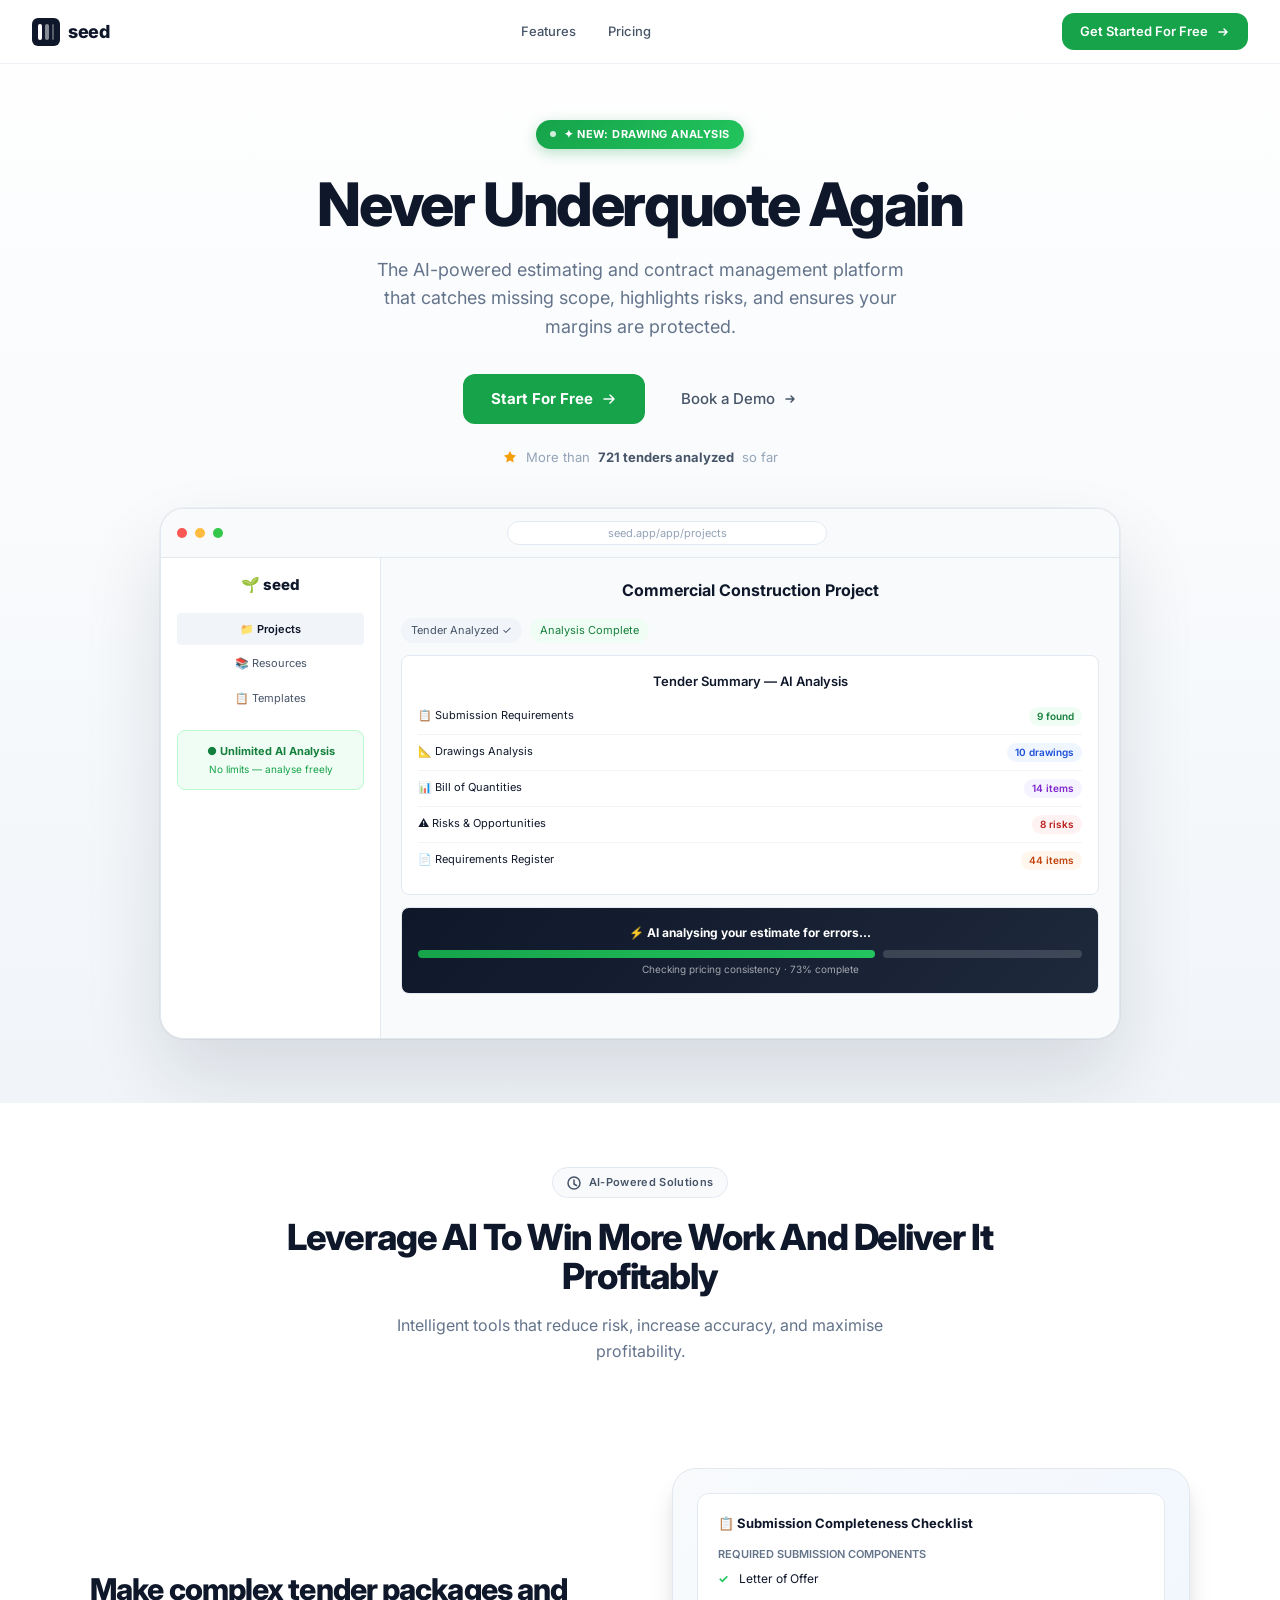
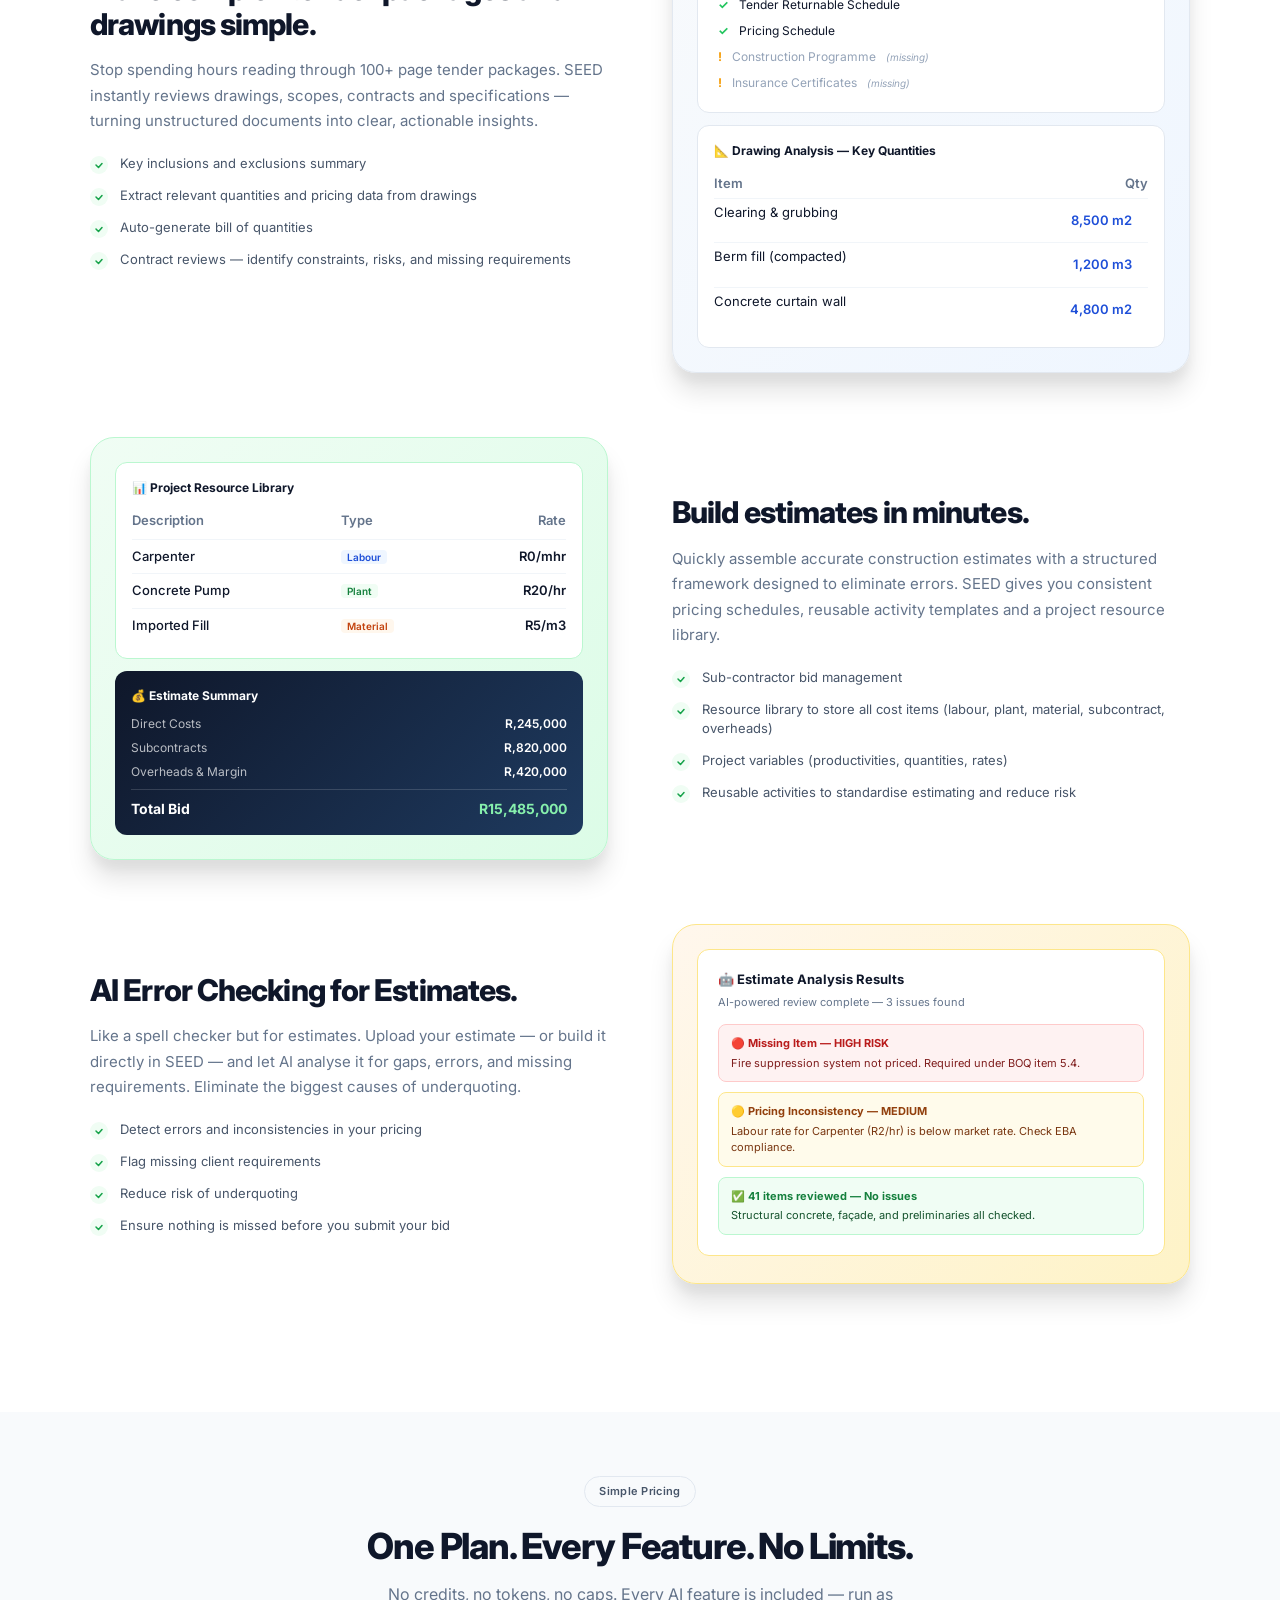
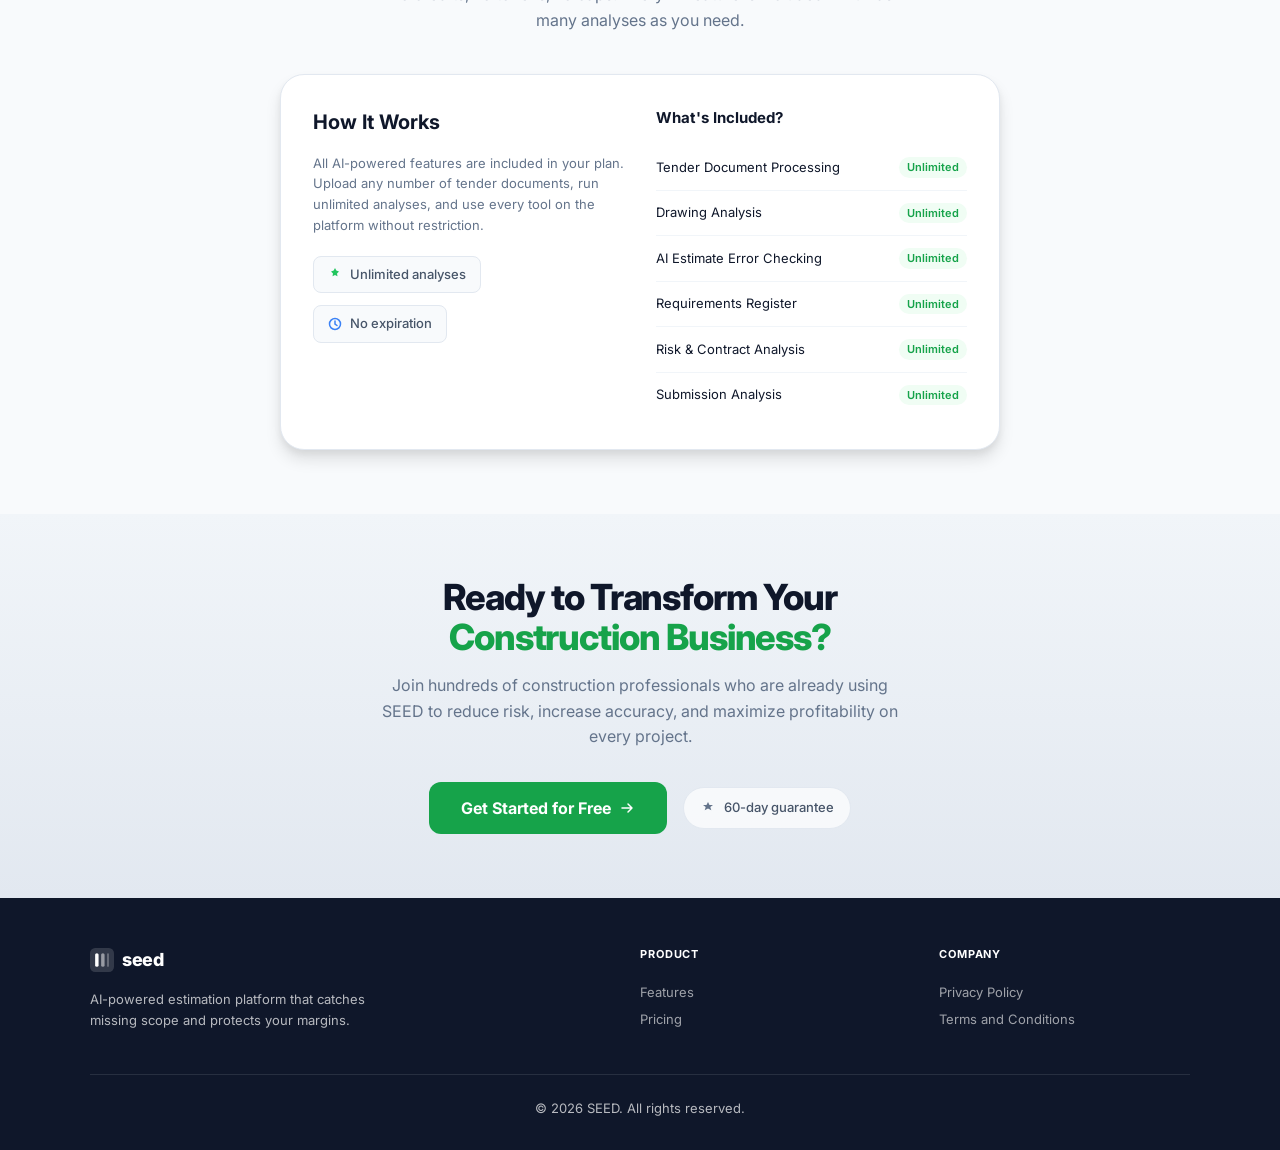
<file: index.html>
<!DOCTYPE html>
<html lang="en">
<head>
  <meta charset="UTF-8" />
  <meta name="viewport" content="width=device-width, initial-scale=1.0" />
  <title>SEED — Never Underquote Again</title>
  <meta name="description" content="The AI-powered estimating and contract management platform that catches missing scope, highlights risks, and ensures your margins are protected." />
  <link rel="stylesheet" href="css/global.css" />
  <link rel="stylesheet" href="css/landing.css" />
</head>
<body class="landing-page">

<!-- ── Navbar ── -->
<nav class="nav" id="navbar">
  <a href="index.html" class="nav-logo">
    <svg width="28" height="28" viewBox="0 0 28 28" fill="none"><rect width="28" height="28" rx="6" fill="#0F172A"/><rect x="6" y="6" width="4" height="16" rx="2" fill="white"/><rect x="13" y="6" width="4" height="16" rx="2" fill="white" opacity="0.5"/><rect x="20" y="6" width="2" height="16" rx="1" fill="white" opacity="0.3"/></svg>
    seed
  </a>
  <div class="nav-links">
    <a href="#features" class="nav-link">Features</a>
    <a href="#pricing" class="nav-link">Pricing</a>
  </div>
  <a href="pages/login.html" class="nav-cta">
    Get Started For Free
    <svg width="14" height="14" viewBox="0 0 14 14" fill="none"><path d="M3 7h8M8 4l3 3-3 3" stroke="currentColor" stroke-width="1.5" stroke-linecap="round" stroke-linejoin="round"/></svg>
  </a>
</nav>

<!-- ── Hero ── -->
<section class="hero">
  <div class="hero-badge">
    <span class="hero-badge-dot"></span>
    ✦ NEW: DRAWING ANALYSIS
  </div>
  <h1 class="hero-title">Never Underquote Again</h1>
  <p class="hero-subtitle">The AI-powered estimating and contract management platform that catches missing scope, highlights risks, and ensures your margins are protected.</p>
  <div class="hero-ctas">
    <a href="pages/login.html" class="hero-btn-primary">
      Start For Free
      <svg width="16" height="16" viewBox="0 0 16 16" fill="none"><path d="M3 8h10M9 4l4 4-4 4" stroke="currentColor" stroke-width="1.5" stroke-linecap="round" stroke-linejoin="round"/></svg>
    </a>
    <a href="#features" class="hero-btn-secondary">
      Book a Demo
      <svg width="14" height="14" viewBox="0 0 14 14" fill="none"><path d="M3 7h8M8 4l3 3-3 3" stroke="currentColor" stroke-width="1.5" stroke-linecap="round" stroke-linejoin="round"/></svg>
    </a>
  </div>
  <p class="hero-social-proof">
    <svg width="16" height="16" viewBox="0 0 16 16" fill="none"><path d="M8 1l1.8 3.6L14 5.5l-3 2.9.7 4.1L8 10.4l-3.7 2.1.7-4.1L2 5.5l4.2-.9L8 1z" fill="#F59E0B"/></svg>
    More than <strong>721 tenders analyzed</strong> so far
  </p>

  <!-- Mockup -->
  <div class="hero-mockup">
    <div class="mockup-bar">
      <div class="mockup-dot red"></div>
      <div class="mockup-dot yellow"></div>
      <div class="mockup-dot green"></div>
      <div class="mockup-url">seed.app/app/projects</div>
    </div>
    <div class="mockup-screen">
      <div class="mockup-sidebar">
        <div class="mockup-sidebar-logo">🌱 seed</div>
        <div class="mockup-nav-item active">📁 Projects</div>
        <div class="mockup-nav-item">📚 Resources</div>
        <div class="mockup-nav-item">📋 Templates</div>
        <div style="margin-top:16px; padding:12px; background:#F0FDF4; border-radius:8px; border:1px solid #BBF7D0;">
          <div style="font-size:11px; font-weight:700; color:#15803D;">● Unlimited AI Analysis</div>
          <div style="font-size:10px; color:#16A34A; margin-top:2px;">No limits — analyse freely</div>
        </div>
      </div>
      <div class="mockup-content">
        <div class="mockup-page-title">Commercial Construction Project</div>
        <div style="display:flex;gap:8px;margin-bottom:12px;">
          <span class="mockup-chip">Tender Analyzed ✓</span>
          <span class="mockup-chip" style="background:#F0FDF4;color:#15803D;">Analysis Complete</span>
        </div>
        <div class="mockup-card">
          <div class="mockup-card-title">Tender Summary — AI Analysis</div>
          <div class="mockup-analysis-item"><span>📋 Submission Requirements</span><span class="mockup-badge" style="background:#F0FDF4;color:#15803D;">9 found</span></div>
          <div class="mockup-analysis-item"><span>📐 Drawings Analysis</span><span class="mockup-badge" style="background:#EFF6FF;color:#1D4ED8;">10 drawings</span></div>
          <div class="mockup-analysis-item"><span>📊 Bill of Quantities</span><span class="mockup-badge" style="background:#F5F3FF;color:#7E22CE;">14 items</span></div>
          <div class="mockup-analysis-item"><span>⚠️ Risks & Opportunities</span><span class="mockup-badge" style="background:#FEF2F2;color:#B91C1C;">8 risks</span></div>
          <div class="mockup-analysis-item"><span>📄 Requirements Register</span><span class="mockup-badge" style="background:#FFF7ED;color:#C2410C;">44 items</span></div>
        </div>
        <div class="mockup-card" style="background:linear-gradient(135deg,#0F172A,#1E293B);color:#FFF;">
          <div style="font-size:12px;font-weight:700;margin-bottom:8px;">⚡ AI analysing your estimate for errors...</div>
          <div class="mockup-row" style="margin-bottom:4px;">
            <div class="mockup-bar-item accent"></div>
            <div class="mockup-bar-item" style="max-width:30%;background:rgba(255,255,255,0.15);"></div>
          </div>
          <div style="font-size:10px;opacity:0.6">Checking pricing consistency · 73% complete</div>
        </div>
      </div>
    </div>
  </div>
</section>

<!-- ── Value Prop ── -->
<section class="value-prop" id="features">
  <div class="container">
    <div class="section-eyebrow">
      <svg width="14" height="14" viewBox="0 0 14 14" fill="none"><circle cx="7" cy="7" r="6" stroke="currentColor" stroke-width="1.5"/><path d="M7 4v4l2.5 1.5" stroke="currentColor" stroke-width="1.5" stroke-linecap="round"/></svg>
      AI-Powered Solutions
    </div>
    <h2 class="section-title">Leverage AI To Win More Work And Deliver It Profitably</h2>
    <p class="section-desc">Intelligent tools that reduce risk, increase accuracy, and maximise profitability.</p>
  </div>
</section>

<!-- ── Feature Blocks ── -->
<section class="features-section">
  <div class="feature-block">
    <div class="feature-content">
      <h3 class="feature-title">Make complex tender packages and drawings simple.</h3>
      <p class="feature-desc">Stop spending hours reading through 100+ page tender packages. SEED instantly reviews drawings, scopes, contracts and specifications — turning unstructured documents into clear, actionable insights.</p>
      <ul class="feature-list">
        <li class="feature-list-item">
          <span class="feature-list-check">
            <svg width="10" height="10" viewBox="0 0 10 10" fill="none"><path d="M2 5l2.5 2.5 3.5-4" stroke="currentColor" stroke-width="1.5" stroke-linecap="round" stroke-linejoin="round"/></svg>
          </span>
          Key inclusions and exclusions summary
        </li>
        <li class="feature-list-item">
          <span class="feature-list-check">
            <svg width="10" height="10" viewBox="0 0 10 10" fill="none"><path d="M2 5l2.5 2.5 3.5-4" stroke="currentColor" stroke-width="1.5" stroke-linecap="round" stroke-linejoin="round"/></svg>
          </span>
          Extract relevant quantities and pricing data from drawings
        </li>
        <li class="feature-list-item">
          <span class="feature-list-check">
            <svg width="10" height="10" viewBox="0 0 10 10" fill="none"><path d="M2 5l2.5 2.5 3.5-4" stroke="currentColor" stroke-width="1.5" stroke-linecap="round" stroke-linejoin="round"/></svg>
          </span>
          Auto-generate bill of quantities
        </li>
        <li class="feature-list-item">
          <span class="feature-list-check">
            <svg width="10" height="10" viewBox="0 0 10 10" fill="none"><path d="M2 5l2.5 2.5 3.5-4" stroke="currentColor" stroke-width="1.5" stroke-linecap="round" stroke-linejoin="round"/></svg>
          </span>
          Contract reviews — identify constraints, risks, and missing requirements
        </li>
      </ul>
    </div>
    <div class="feature-visual">
      <div style="background:#FFF;border-radius:12px;padding:20px;border:1px solid #E2E8F0;margin-bottom:12px;">
        <div style="font-size:13px;font-weight:700;color:#0F172A;margin-bottom:12px;">📋 Submission Completeness Checklist</div>
        <div style="font-size:11px;font-weight:600;color:#64748B;margin-bottom:8px;">REQUIRED SUBMISSION COMPONENTS</div>
        <div style="display:flex;flex-direction:column;gap:8px;">
          <div style="display:flex;align-items:center;gap:10px;font-size:12px;color:#0F172A;"><span style="color:#22C55E;font-weight:700;">✓</span> Letter of Offer</div>
          <div style="display:flex;align-items:center;gap:10px;font-size:12px;color:#0F172A;"><span style="color:#22C55E;font-weight:700;">✓</span> Tender Returnable Schedule</div>
          <div style="display:flex;align-items:center;gap:10px;font-size:12px;color:#0F172A;"><span style="color:#22C55E;font-weight:700;">✓</span> Pricing Schedule</div>
          <div style="display:flex;align-items:center;gap:10px;font-size:12px;color:#94A3B8;"><span style="color:#F59E0B;font-weight:700;">!</span> Construction Programme <em style="font-size:10px;">(missing)</em></div>
          <div style="display:flex;align-items:center;gap:10px;font-size:12px;color:#94A3B8;"><span style="color:#F59E0B;font-weight:700;">!</span> Insurance Certificates <em style="font-size:10px;">(missing)</em></div>
        </div>
      </div>
      <div style="background:#FFF;border-radius:12px;padding:16px;border:1px solid #E2E8F0;">
        <div style="font-size:12px;font-weight:700;color:#0F172A;margin-bottom:10px;">📐 Drawing Analysis — Key Quantities</div>
        <table style="width:100%;font-size:11px;border-collapse:collapse;">
          <tr style="color:#64748B;font-weight:600;"><td style="padding:4px 0;">Item</td><td style="padding:4px 0;text-align:right;">Qty</td></tr>
          <tr><td style="padding:4px 0;color:#0F172A;">Clearing & grubbing</td><td style="text-align:right;font-weight:600;color:#1D4ED8;">8,500 m2</td></tr>
          <tr><td style="padding:4px 0;color:#0F172A;">Berm fill (compacted)</td><td style="text-align:right;font-weight:600;color:#1D4ED8;">1,200 m3</td></tr>
          <tr><td style="padding:4px 0;color:#0F172A;">Concrete curtain wall</td><td style="text-align:right;font-weight:600;color:#1D4ED8;">4,800 m2</td></tr>
        </table>
      </div>
    </div>
  </div>

  <div class="feature-block reverse">
    <div class="feature-content">
      <h3 class="feature-title">Build estimates in minutes.</h3>
      <p class="feature-desc">Quickly assemble accurate construction estimates with a structured framework designed to eliminate errors. SEED gives you consistent pricing schedules, reusable activity templates and a project resource library.</p>
      <ul class="feature-list">
        <li class="feature-list-item">
          <span class="feature-list-check">
            <svg width="10" height="10" viewBox="0 0 10 10" fill="none"><path d="M2 5l2.5 2.5 3.5-4" stroke="currentColor" stroke-width="1.5" stroke-linecap="round" stroke-linejoin="round"/></svg>
          </span>
          Sub-contractor bid management
        </li>
        <li class="feature-list-item">
          <span class="feature-list-check">
            <svg width="10" height="10" viewBox="0 0 10 10" fill="none"><path d="M2 5l2.5 2.5 3.5-4" stroke="currentColor" stroke-width="1.5" stroke-linecap="round" stroke-linejoin="round"/></svg>
          </span>
          Resource library to store all cost items (labour, plant, material, subcontract, overheads)
        </li>
        <li class="feature-list-item">
          <span class="feature-list-check">
            <svg width="10" height="10" viewBox="0 0 10 10" fill="none"><path d="M2 5l2.5 2.5 3.5-4" stroke="currentColor" stroke-width="1.5" stroke-linecap="round" stroke-linejoin="round"/></svg>
          </span>
          Project variables (productivities, quantities, rates)
        </li>
        <li class="feature-list-item">
          <span class="feature-list-check">
            <svg width="10" height="10" viewBox="0 0 10 10" fill="none"><path d="M2 5l2.5 2.5 3.5-4" stroke="currentColor" stroke-width="1.5" stroke-linecap="round" stroke-linejoin="round"/></svg>
          </span>
          Reusable activities to standardise estimating and reduce risk
        </li>
      </ul>
    </div>
    <div class="feature-visual green-bg">
      <div style="background:#FFF;border-radius:12px;padding:16px;border:1px solid #BBF7D0;margin-bottom:12px;">
        <div style="font-size:12px;font-weight:700;color:#0F172A;margin-bottom:10px;">📊 Project Resource Library</div>
        <table style="width:100%;font-size:11px;border-collapse:collapse;">
          <tr style="color:#64748B;font-weight:600;border-bottom:1px solid #E2E8F0;">
            <td style="padding:4px 6px 8px 0;">Description</td>
            <td style="padding:4px 6px 8px 6px;">Type</td>
            <td style="padding:4px 0 8px 6px;text-align:right;">Rate</td>
          </tr>
          <tr style="border-bottom:1px solid #F1F5F9;">
            <td style="padding:7px 6px 7px 0;color:#0F172A;font-weight:500;">Carpenter</td>
            <td style="padding:7px 6px;"><span style="background:#EFF6FF;color:#1D4ED8;padding:1px 6px;border-radius:4px;font-size:10px;font-weight:600;">Labour</span></td>
            <td style="padding:7px 0 7px 6px;text-align:right;font-weight:600;">R0/mhr</td>
          </tr>
          <tr style="border-bottom:1px solid #F1F5F9;">
            <td style="padding:7px 6px 7px 0;color:#0F172A;font-weight:500;">Concrete Pump</td>
            <td style="padding:7px 6px;"><span style="background:#F0FDF4;color:#15803D;padding:1px 6px;border-radius:4px;font-size:10px;font-weight:600;">Plant</span></td>
            <td style="padding:7px 0 7px 6px;text-align:right;font-weight:600;">R20/hr</td>
          </tr>
          <tr>
            <td style="padding:7px 6px 7px 0;color:#0F172A;font-weight:500;">Imported Fill</td>
            <td style="padding:7px 6px;"><span style="background:#FFF7ED;color:#C2410C;padding:1px 6px;border-radius:4px;font-size:10px;font-weight:600;">Material</span></td>
            <td style="padding:7px 0 7px 6px;text-align:right;font-weight:600;">R5/m3</td>
          </tr>
        </table>
      </div>
      <div style="background:linear-gradient(135deg,#0F172A,#1E3A5F);border-radius:12px;padding:16px;color:#FFF;">
        <div style="font-size:12px;font-weight:700;margin-bottom:10px;">💰 Estimate Summary</div>
        <div style="display:flex;justify-content:space-between;font-size:12px;margin-bottom:6px;"><span style="opacity:0.7">Direct Costs</span><span style="font-weight:600;">R,245,000</span></div>
        <div style="display:flex;justify-content:space-between;font-size:12px;margin-bottom:6px;"><span style="opacity:0.7">Subcontracts</span><span style="font-weight:600;">R,820,000</span></div>
        <div style="display:flex;justify-content:space-between;font-size:12px;margin-bottom:8px;"><span style="opacity:0.7">Overheads & Margin</span><span style="font-weight:600;">R,420,000</span></div>
        <div style="border-top:1px solid rgba(255,255,255,0.15);padding-top:8px;display:flex;justify-content:space-between;font-size:14px;font-weight:700;"><span>Total Bid</span><span style="color:#86EFAC;">R15,485,000</span></div>
      </div>
    </div>
  </div>

  <div class="feature-block">
    <div class="feature-content">
      <h3 class="feature-title">AI Error Checking for Estimates.</h3>
      <p class="feature-desc">Like a spell checker but for estimates. Upload your estimate — or build it directly in SEED — and let AI analyse it for gaps, errors, and missing requirements. Eliminate the biggest causes of underquoting.</p>
      <ul class="feature-list">
        <li class="feature-list-item">
          <span class="feature-list-check">
            <svg width="10" height="10" viewBox="0 0 10 10" fill="none"><path d="M2 5l2.5 2.5 3.5-4" stroke="currentColor" stroke-width="1.5" stroke-linecap="round" stroke-linejoin="round"/></svg>
          </span>
          Detect errors and inconsistencies in your pricing
        </li>
        <li class="feature-list-item">
          <span class="feature-list-check">
            <svg width="10" height="10" viewBox="0 0 10 10" fill="none"><path d="M2 5l2.5 2.5 3.5-4" stroke="currentColor" stroke-width="1.5" stroke-linecap="round" stroke-linejoin="round"/></svg>
          </span>
          Flag missing client requirements
        </li>
        <li class="feature-list-item">
          <span class="feature-list-check">
            <svg width="10" height="10" viewBox="0 0 10 10" fill="none"><path d="M2 5l2.5 2.5 3.5-4" stroke="currentColor" stroke-width="1.5" stroke-linecap="round" stroke-linejoin="round"/></svg>
          </span>
          Reduce risk of underquoting
        </li>
        <li class="feature-list-item">
          <span class="feature-list-check">
            <svg width="10" height="10" viewBox="0 0 10 10" fill="none"><path d="M2 5l2.5 2.5 3.5-4" stroke="currentColor" stroke-width="1.5" stroke-linecap="round" stroke-linejoin="round"/></svg>
          </span>
          Ensure nothing is missed before you submit your bid
        </li>
      </ul>
    </div>
    <div class="feature-visual amber-bg">
      <div style="background:#FFF;border-radius:12px;padding:20px;border:1px solid #FDE68A;">
        <div style="font-size:13px;font-weight:700;color:#0F172A;margin-bottom:4px;">🤖 Estimate Analysis Results</div>
        <div style="font-size:11px;color:#64748B;margin-bottom:14px;">AI-powered review complete — 3 issues found</div>
        <div style="display:flex;flex-direction:column;gap:10px;">
          <div style="padding:10px 12px;background:#FEF2F2;border:1px solid #FECACA;border-radius:8px;">
            <div style="font-size:11px;font-weight:700;color:#B91C1C;margin-bottom:3px;">🔴 Missing Item — HIGH RISK</div>
            <div style="font-size:11px;color:#7F1D1D;">Fire suppression system not priced. Required under BOQ item 5.4.</div>
          </div>
          <div style="padding:10px 12px;background:#FFFBEB;border:1px solid #FDE68A;border-radius:8px;">
            <div style="font-size:11px;font-weight:700;color:#92400E;margin-bottom:3px;">🟡 Pricing Inconsistency — MEDIUM</div>
            <div style="font-size:11px;color:#78350F;">Labour rate for Carpenter (R2/hr) is below market rate. Check EBA compliance.</div>
          </div>
          <div style="padding:10px 12px;background:#F0FDF4;border:1px solid #BBF7D0;border-radius:8px;">
            <div style="font-size:11px;font-weight:700;color:#15803D;margin-bottom:3px;">✅ 41 items reviewed — No issues</div>
            <div style="font-size:11px;color:#14532D;">Structural concrete, façade, and preliminaries all checked.</div>
          </div>
        </div>
      </div>
    </div>
  </div>
</section>

<!-- ── Pricing ── -->
<section class="pricing-section" id="pricing">
  <div class="container" style="text-align:center;">
    <div class="section-eyebrow" style="margin:0 auto var(--space-5);">
      Simple Pricing
    </div>
    <h2 class="section-title">One Plan. Every Feature. No Limits.</h2>
    <p class="section-desc">No credits, no tokens, no caps. Every AI feature is included — run as many analyses as you need.</p>
  </div>
  <div class="pricing-card">
    <div>
      <h3 class="pricing-left-title">How It Works</h3>
      <p class="pricing-subtitle">All AI-powered features are included in your plan. Upload any number of tender documents, run unlimited analyses, and use every tool on the platform without restriction.</p>
      <div class="pricing-tags">
        <div class="pricing-tag">
          <svg width="14" height="14" viewBox="0 0 14 14" fill="none"><path d="M7 1l1.3 2.6L11 4.5l-2 2 .5 2.8L7 7.9 4.5 9.3 5 6.5l-2-2 2.7-.9L7 1z" fill="#22C55E"/></svg>
          Unlimited analyses
        </div>
        <div class="pricing-tag">
          <svg width="14" height="14" viewBox="0 0 14 14" fill="none"><circle cx="7" cy="7" r="5.5" stroke="#3B82F6" stroke-width="1.5"/><path d="M7 4v3l2 1.5" stroke="#3B82F6" stroke-width="1.5" stroke-linecap="round"/></svg>
          No expiration
        </div>
      </div>
    </div>
    <div>
      <h4 class="pricing-items-title">What's Included?</h4>
      <div class="pricing-item"><span>Tender Document Processing</span><span class="pricing-item-included">Unlimited</span></div>
      <div class="pricing-item"><span>Drawing Analysis</span><span class="pricing-item-included">Unlimited</span></div>
      <div class="pricing-item"><span>AI Estimate Error Checking</span><span class="pricing-item-included">Unlimited</span></div>
      <div class="pricing-item"><span>Requirements Register</span><span class="pricing-item-included">Unlimited</span></div>
      <div class="pricing-item"><span>Risk & Contract Analysis</span><span class="pricing-item-included">Unlimited</span></div>
      <div class="pricing-item"><span>Submission Analysis</span><span class="pricing-item-included">Unlimited</span></div>
    </div>
  </div>
</section>

<!-- ── Final CTA ── -->
<section class="cta-section">
  <h2 class="cta-title">Ready to Transform Your<br><span class="cta-title-blue">Construction Business?</span></h2>
  <p class="cta-desc">Join hundreds of construction professionals who are already using SEED to reduce risk, increase accuracy, and maximize profitability on every project.</p>
  <div class="cta-buttons">
    <a href="pages/login.html" class="hero-btn-primary" style="padding:14px 32px;font-size:16px;">
      Get Started for Free
      <svg width="16" height="16" viewBox="0 0 16 16" fill="none"><path d="M3 8h10M9 4l4 4-4 4" stroke="currentColor" stroke-width="1.5" stroke-linecap="round" stroke-linejoin="round"/></svg>
    </a>
    <div class="cta-guarantee">
      <svg width="16" height="16" viewBox="0 0 16 16" fill="none"><path d="M8 2l1.5 3H13l-2.7 2 1 3.2L8 8.4l-3.3 1.8 1-3.2L3 5h3.5L8 2z" fill="#64748B"/></svg>
      60-day guarantee
    </div>
  </div>
</section>

<!-- ── Footer ── -->
<footer class="footer">
  <div class="footer-grid">
    <div>
      <div class="footer-logo">
        <svg width="24" height="24" viewBox="0 0 28 28" fill="none"><rect width="28" height="28" rx="6" fill="rgba(255,255,255,0.15)"/><rect x="6" y="6" width="4" height="16" rx="2" fill="white"/><rect x="13" y="6" width="4" height="16" rx="2" fill="white" opacity="0.5"/><rect x="20" y="6" width="2" height="16" rx="1" fill="white" opacity="0.3"/></svg>
        seed
      </div>
      <p class="footer-tagline">AI-powered estimation platform that catches missing scope and protects your margins.</p>
    </div>
    <div>
      <div class="footer-col-title">Product</div>
      <a href="#features" class="footer-link">Features</a>
      <a href="#pricing" class="footer-link">Pricing</a>
    </div>
    <div>
      <div class="footer-col-title">Company</div>
      <a href="#" class="footer-link">Privacy Policy</a>
      <a href="#" class="footer-link">Terms and Conditions</a>
    </div>
  </div>
  <div class="footer-bottom">
    © 2026 SEED. All rights reserved.
  </div>
</footer>

<script>
  // Navbar scroll effect
  window.addEventListener('scroll', () => {
    document.getElementById('navbar').classList.toggle('scrolled', window.scrollY > 20);
  });
  // Smooth scroll for anchor links
  document.querySelectorAll('a[href^="#"]').forEach(a => {
    a.addEventListener('click', e => {
      const target = document.querySelector(a.getAttribute('href'));
      if (target) { e.preventDefault(); target.scrollIntoView({ behavior: 'smooth', block: 'start' }); }
    });
  });
</script>
</body>
</html>
</file>
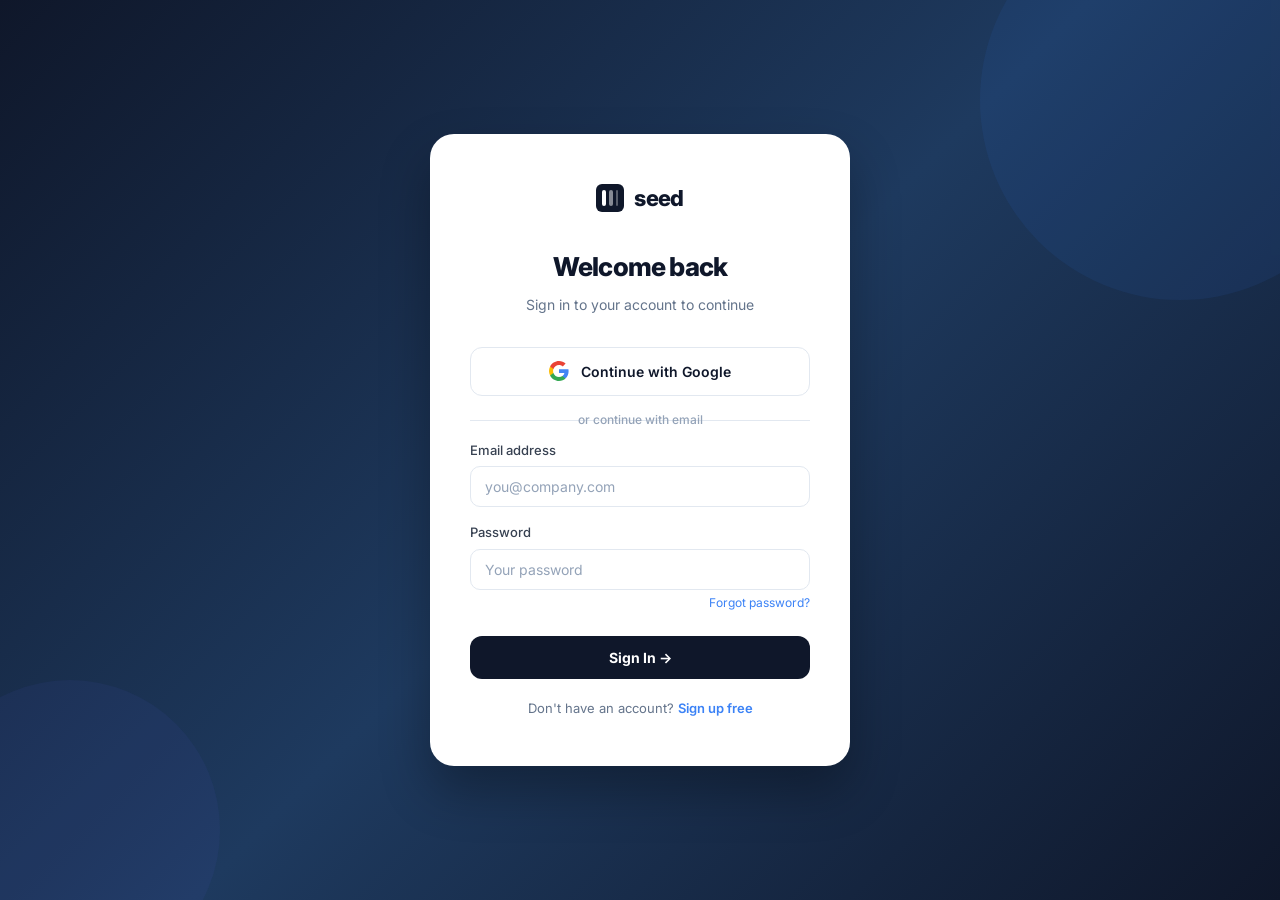
<file: pages/login.html>
<!DOCTYPE html>
<html lang="en">

<head>
    <meta charset="UTF-8" />
    <meta name="viewport" content="width=device-width, initial-scale=1.0" />
    <title>Sign In — SEED</title>
    <link rel="stylesheet" href="../css/global.css" />
    <style>
        body {
            min-height: 100vh;
            background: linear-gradient(135deg, #0F172A 0%, #1E3A5F 50%, #0F172A 100%);
            display: flex;
            align-items: center;
            justify-content: center;
            padding: 24px;
        }

        .auth-card {
            background: #FFF;
            border-radius: 24px;
            box-shadow: 0 25px 50px rgba(0, 0, 0, 0.3);
            width: 100%;
            max-width: 420px;
            padding: 48px 40px;
        }

        .auth-logo {
            display: flex;
            align-items: center;
            gap: 10px;
            font-size: 22px;
            font-weight: 800;
            color: #0F172A;
            letter-spacing: -0.03em;
            margin-bottom: 32px;
            justify-content: center;
        }

        .auth-title {
            font-size: 26px;
            font-weight: 800;
            color: #0F172A;
            letter-spacing: -0.03em;
            margin-bottom: 8px;
            text-align: center;
        }

        .auth-subtitle {
            font-size: 14px;
            color: #64748B;
            text-align: center;
            margin-bottom: 32px;
        }

        .google-btn {
            display: flex;
            align-items: center;
            justify-content: center;
            gap: 12px;
            width: 100%;
            padding: 13px 20px;
            background: #FFF;
            border: 1.5px solid #E2E8F0;
            border-radius: 12px;
            font-size: 14px;
            font-weight: 600;
            color: #0F172A;
            cursor: pointer;
            transition: all 0.15s ease;
            margin-bottom: 20px;
            text-decoration: none;
        }

        .google-btn:hover {
            background: #F8FAFC;
            border-color: #CBD5E1;
            box-shadow: 0 2px 8px rgba(0, 0, 0, 0.08);
        }

        .divider {
            display: flex;
            align-items: center;
            gap: 12px;
            margin-bottom: 20px;
        }

        .divider-line {
            flex: 1;
            height: 1px;
            background: #E2E8F0;
        }

        .divider-text {
            font-size: 12px;
            color: #94A3B8;
            font-weight: 500;
        }

        .form-group {
            margin-bottom: 16px;
        }

        .auth-input {
            width: 100%;
            padding: 11px 14px;
            border: 1.5px solid #E2E8F0;
            border-radius: 10px;
            font-size: 14px;
            color: #0F172A;
            outline: none;
            transition: all 0.15s ease;
            background: #FFF;
        }

        .auth-input:focus {
            border-color: #3B82F6;
            box-shadow: 0 0 0 3px rgba(59, 130, 246, 0.1);
        }

        .auth-input::placeholder {
            color: #94A3B8;
        }

        .auth-label {
            display: block;
            font-size: 13px;
            font-weight: 500;
            color: #374151;
            margin-bottom: 6px;
        }

        .auth-submit {
            width: 100%;
            padding: 13px;
            background: #0F172A;
            color: #FFF;
            border: none;
            border-radius: 12px;
            font-size: 14px;
            font-weight: 700;
            cursor: pointer;
            transition: all 0.15s ease;
            margin-top: 8px;
            margin-bottom: 20px;
        }

        .auth-submit:hover {
            background: #1E293B;
            transform: translateY(-1px);
            box-shadow: 0 6px 20px rgba(15, 23, 42, 0.25);
        }

        .auth-footer {
            text-align: center;
            font-size: 13px;
            color: #64748B;
        }

        .auth-footer a {
            color: #3B82F6;
            font-weight: 600;
        }

        .forgot-link {
            display: block;
            text-align: right;
            font-size: 12px;
            color: #3B82F6;
            margin-top: 4px;
            margin-bottom: 4px;
        }

        .bg-shapes {
            position: fixed;
            inset: 0;
            pointer-events: none;
            overflow: hidden;
            z-index: 0;
        }

        .bg-circle {
            position: absolute;
            border-radius: 50%;
        }

        .bg-circle-1 {
            width: 400px;
            height: 400px;
            background: rgba(59, 130, 246, 0.08);
            top: -100px;
            right: -100px;
        }

        .bg-circle-2 {
            width: 300px;
            height: 300px;
            background: rgba(99, 102, 241, 0.06);
            bottom: -80px;
            left: -80px;
        }

        .auth-card {
            position: relative;
            z-index: 1;
        }
    </style>
</head>

<body>
    <div class="bg-shapes">
        <div class="bg-circle bg-circle-1"></div>
        <div class="bg-circle bg-circle-2"></div>
    </div>

    <div class="auth-card">
        <div class="auth-logo">
            <svg width="28" height="28" viewBox="0 0 28 28" fill="none">
                <rect width="28" height="28" rx="6" fill="#0F172A" />
                <rect x="6" y="6" width="4" height="16" rx="2" fill="white" />
                <rect x="13" y="6" width="4" height="16" rx="2" fill="white" opacity="0.5" />
                <rect x="20" y="6" width="2" height="16" rx="1" fill="white" opacity="0.3" />
            </svg>
            seed
        </div>
        <h1 class="auth-title">Welcome back</h1>
        <p class="auth-subtitle">Sign in to your account to continue</p>

        <a href="projects.html" class="google-btn" id="googleBtn">
            <svg width="20" height="20" viewBox="0 0 20 20">
                <path d="M19.6 10.2c0-.7-.1-1.4-.2-2H10v3.8h5.4c-.2 1.2-.9 2.2-2 2.9v2.4h3.2c1.9-1.7 3-4.3 3-7.1z"
                    fill="#4285F4" />
                <path
                    d="M10 20c2.7 0 5-.9 6.6-2.4l-3.2-2.5c-.9.6-2 1-3.4 1-2.6 0-4.8-1.8-5.6-4.1H1.1v2.5C2.7 17.7 6.1 20 10 20z"
                    fill="#34A853" />
                <path d="M4.4 12c-.2-.6-.3-1.3-.3-2s.1-1.4.3-2V5.5H1.1C.4 6.9 0 8.4 0 10s.4 3.1 1.1 4.5L4.4 12z"
                    fill="#FBBC05" />
                <path
                    d="M10 3.9c1.5 0 2.8.5 3.8 1.5l2.8-2.8C14.9.9 12.6 0 10 0 6.1 0 2.7 2.3 1.1 5.5l3.3 2.5C5.2 5.7 7.4 3.9 10 3.9z"
                    fill="#EA4335" />
            </svg>
            Continue with Google
        </a>

        <div class="divider">
            <div class="divider-line"></div>
            <span class="divider-text">or continue with email</span>
            <div class="divider-line"></div>
        </div>

        <form id="loginForm" onsubmit="handleLogin(event)">
            <div class="form-group">
                <label class="auth-label" for="email">Email address</label>
                <input class="auth-input" id="email" type="email" placeholder="you@company.com" value="" />
            </div>
            <div class="form-group">
                <label class="auth-label" for="password">Password</label>
                <input class="auth-input" id="password" type="password" placeholder="Your password" />
                <a href="#" class="forgot-link">Forgot password?</a>
            </div>
            <button type="submit" class="auth-submit">Sign In →</button>
        </form>

        <div class="auth-footer">
            Don't have an account? <a href="#">Sign up free</a>
        </div>
    </div>

    <script>
        function handleLogin(e) {
            e.preventDefault();
            window.location.href = 'projects.html';
        }
    </script>
</body>

</html>
</file>
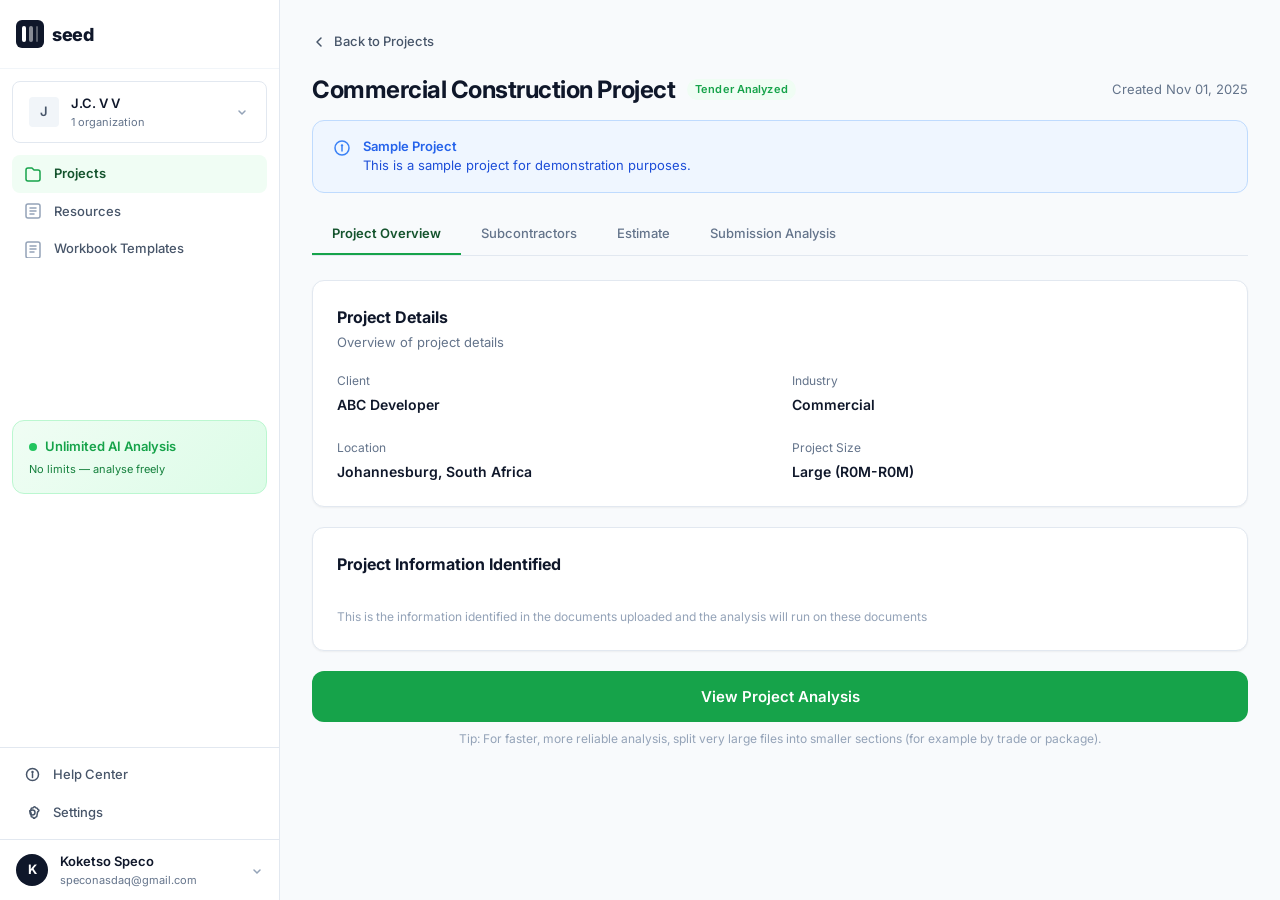
<file: pages/project-detail.html>
<!DOCTYPE html>
<html lang="en">

<head>
    <meta charset="UTF-8" />
    <meta name="viewport" content="width=device-width, initial-scale=1.0" />
    <title>Project Detail — SEED</title>
    <link rel="stylesheet" href="../css/global.css" />
    <link rel="stylesheet" href="../css/app.css" />
</head>

<body>
    <div class="app-layout">

        <!-- Sidebar -->
        <aside class="sidebar">
            <div class="sidebar-logo">
                <svg width="28" height="28" viewBox="0 0 28 28" fill="none">
                    <rect width="28" height="28" rx="6" fill="#0F172A" />
                    <rect x="6" y="6" width="4" height="16" rx="2" fill="white" />
                    <rect x="13" y="6" width="4" height="16" rx="2" fill="white" opacity="0.5" />
                    <rect x="20" y="6" width="2" height="16" rx="1" fill="white" opacity="0.3" />
                </svg>
                seed
            </div>
            <div class="org-selector">
                <div class="org-selector-left">
                    <div class="org-avatar">J</div>
                    <div>
                        <div class="org-name">J.C. V V</div>
                        <div class="org-sub">1 organization</div>
                    </div>
                </div>
                <svg width="16" height="16" viewBox="0 0 16 16" fill="none">
                    <path d="M5 7l3 3 3-3" stroke="#94A3B8" stroke-width="1.5" stroke-linecap="round"
                        stroke-linejoin="round" />
                </svg>
            </div>
            <nav class="sidebar-nav">
                <a href="projects.html" class="sidebar-link active">
                    <svg width="18" height="18" viewBox="0 0 18 18" fill="none">
                        <path d="M2 5a2 2 0 012-2h4l2 2h4a2 2 0 012 2v7a2 2 0 01-2 2H4a2 2 0 01-2-2V5z"
                            stroke="currentColor" stroke-width="1.5" stroke-linejoin="round" />
                    </svg>
                    Projects
                </a>
                <a href="resources.html" class="sidebar-link">
                    <svg width="18" height="18" viewBox="0 0 18 18" fill="none">
                        <rect x="2" y="2" width="14" height="14" rx="2" stroke="currentColor" stroke-width="1.5" />
                        <path d="M6 6h6M6 9h6M6 12h4" stroke="currentColor" stroke-width="1.5" stroke-linecap="round" />
                    </svg>
                    Resources
                </a>
                <a href="workbook-templates.html" class="sidebar-link">
                    <svg width="18" height="18" viewBox="0 0 18 18" fill="none">
                        <path d="M4 2h10a2 2 0 012 2v12a2 2 0 01-2 2H4a2 2 0 01-2-2V4a2 2 0 012-2zm2 4h6M6 9h6M6 12h4"
                            stroke="currentColor" stroke-width="1.5" stroke-linecap="round" stroke-linejoin="round" />
                    </svg>
                    Workbook Templates
                </a>
            </nav>
            <div class="sidebar-unlimited" style="margin:12px;">
                <div class="sidebar-unlimited-header">
                    <div class="unlimited-dot"></div>
                    <div class="sidebar-unlimited-title">Unlimited AI Analysis</div>
                </div>
                <div class="sidebar-unlimited-desc">No limits — analyse freely</div>
            </div>
            <div style="flex:1;"></div>
            <div class="sidebar-footer">
                <a href="#" class="sidebar-footer-link"><svg width="17" height="17" viewBox="0 0 17 17" fill="none">
                        <circle cx="8.5" cy="8.5" r="6" stroke="currentColor" stroke-width="1.5" />
                        <path d="M8.5 7.5v4M8.5 5.5a.5.5 0 110 1 .5.5 0 010-1" stroke="currentColor" stroke-width="1.5"
                            stroke-linecap="round" />
                    </svg>Help Center</a>
                <a href="settings.html" class="sidebar-footer-link"><svg width="17" height="17" viewBox="0 0 17 17"
                        fill="none">
                        <path d="M8.5 11a2.5 2.5 0 100-5 2.5 2.5 0 000 5z" stroke="currentColor" stroke-width="1.5" />
                        <path
                            d="M13.5 8.5c0-.4.2-.8.6-1l.3-.2a.9.9 0 000-1.6l-.3-.2a1.1 1.1 0 01-.6-1V5a.9.9 0 00-.9-.9h-.1a1.1 1.1 0 01-1-.6l-.2-.3a.9.9 0 00-1.6 0l-.2.3a1.1 1.1 0 01-1 .6H8a.9.9 0 00-.9.9v.1c0 .4-.2.8-.6 1l-.3.2a.9.9 0 000 1.6l.3.2c.4.2.6.6.6 1V12a.9.9 0 00.9.9h.1c.4 0 .8.2 1 .6l.2.3a.9.9 0 001.6 0l.2-.3c.2-.4.6-.6 1-.6H12a.9.9 0 00.9-.9v-.1z"
                            stroke="currentColor" stroke-width="1.5" />
                    </svg>Settings</a>
            </div>
            <div class="sidebar-user">
                <div class="user-avatar">K</div>
                <div class="user-info">
                    <div class="user-name">Koketso Speco</div>
                    <div class="user-email">speconasdaq@gmail.com</div>
                </div>
                <svg width="14" height="14" viewBox="0 0 14 14" fill="none">
                    <path d="M5 7l3 3 3-3" stroke="#94A3B8" stroke-width="1.5" stroke-linecap="round" />
                </svg>
            </div>
        </aside>

        <!-- Main -->
        <main class="main-content">
            <div class="page-content">
                <div class="breadcrumb">
                    <a href="projects.html">
                        <svg width="14" height="14" viewBox="0 0 14 14" fill="none">
                            <path d="M9 3L5 7l4 4" stroke="currentColor" stroke-width="1.5" stroke-linecap="round"
                                stroke-linejoin="round" />
                        </svg>
                        Back to Projects
                    </a>
                </div>

                <div style="display:flex;align-items:center;justify-content:space-between;margin-bottom:12px;">
                    <div class="project-detail-title">
                        <h1 id="projTitle">Commercial Construction Project</h1>
                        <span class="badge badge-green" id="projStatus">Tender Analyzed</span>
                    </div>
                    <div style="font-size:13px;color:#64748B;" id="projDate">Created Nov 01, 2025</div>
                </div>

                <div class="sample-banner" id="sampleBanner">
                    <svg width="18" height="18" viewBox="0 0 18 18" fill="none">
                        <circle cx="9" cy="9" r="7" stroke="currentColor" stroke-width="1.5" />
                        <path d="M9 8v4M9 6a.5.5 0 110 1 .5.5 0 010-1" stroke="currentColor" stroke-width="1.5"
                            stroke-linecap="round" />
                    </svg>
                    <div>
                        <div class="sample-banner-title">Sample Project</div>
                        <div class="sample-banner-desc">This is a sample project for demonstration purposes.</div>
                    </div>
                </div>

                <!-- Tabs -->
                <div class="tabs">
                    <button class="tab-btn active" onclick="switchTab('overview', this)">Project Overview</button>
                    <button class="tab-btn" onclick="switchTab('subcontractors', this)">Subcontractors</button>
                    <button class="tab-btn" onclick="switchTab('estimate', this)">Estimate</button>
                    <button class="tab-btn" onclick="switchTab('submission', this)">Submission Analysis</button>
                </div>

                <!-- TAB: Project Overview -->
                <div class="tab-panel active" id="tab-overview">
                    <div class="card" style="padding:24px;margin-bottom:20px;">
                        <h3 style="font-size:16px;font-weight:700;margin-bottom:4px;">Project Details</h3>
                        <p style="font-size:13px;color:#64748B;margin-bottom:20px;">Overview of project details</p>
                        <div style="display:grid;grid-template-columns:1fr 1fr;gap:24px;">
                            <div>
                                <div style="font-size:12px;color:#64748B;margin-bottom:4px;">Client</div>
                                <div style="font-size:14px;font-weight:600;" id="detailClient">ABC Developer</div>
                            </div>
                            <div>
                                <div style="font-size:12px;color:#64748B;margin-bottom:4px;">Industry</div>
                                <div style="font-size:14px;font-weight:600;" id="detailIndustry">Commercial</div>
                            </div>
                            <div>
                                <div style="font-size:12px;color:#64748B;margin-bottom:4px;">Location</div>
                                <div style="font-size:14px;font-weight:600;" id="detailLocation">Johannesburg, South Africa
                                </div>
                            </div>
                            <div>
                                <div style="font-size:12px;color:#64748B;margin-bottom:4px;">Project Size</div>
                                <div style="font-size:14px;font-weight:600;" id="detailSize">Large (R0M-R0M)</div>
                            </div>
                        </div>
                    </div>

                    <div class="card" style="padding:24px;margin-bottom:20px;">
                        <h3 style="font-size:16px;font-weight:700;margin-bottom:4px;">Project Information Identified
                        </h3>
                        <div class="info-checklist" style="margin-top:16px;" id="docChecklist"></div>
                        <p style="font-size:12px;color:#94A3B8;margin-top:16px;">This is the information identified in
                            the documents uploaded and the analysis will run on these documents</p>
                    </div>

                    <button class="btn btn-primary" style="width:100%;padding:16px;font-size:15px;border-radius:12px;"
                        onclick="window.location.href='tender-summary.html?id=proj-001'">
                        View Project Analysis
                    </button>
                    <p style="font-size:12px;color:#94A3B8;text-align:center;margin-top:8px;">Tip: For faster, more
                        reliable analysis, split very large files into smaller sections (for example by trade or
                        package).</p>
                </div>

                <!-- TAB: Subcontractors -->
                <div class="tab-panel" id="tab-subcontractors">
                    <div style="display:flex;align-items:center;justify-content:space-between;margin-bottom:20px;">
                        <div>
                            <h3 style="font-size:18px;font-weight:700;">Project Work Breakdown Structure</h3>
                            <p style="font-size:13px;color:#64748B;margin-top:2px;">Organise your project into areas and
                                procurement packages</p>
                        </div>
                        <button class="btn btn-primary" onclick="addSubheading()">
                            <svg width="14" height="14" viewBox="0 0 14 14" fill="none">
                                <path d="M7 2v10M2 7h10" stroke="currentColor" stroke-width="1.5"
                                    stroke-linecap="round" />
                            </svg>
                            Add Sub-heading
                        </button>
                    </div>
                    <div id="wbsContainer"></div>
                </div>

                <!-- TAB: Estimate -->
                <div class="tab-panel" id="tab-estimate">
                    <div class="sub-tabs">
                        <button class="sub-tab-btn active" onclick="switchSubTab('pricing', this, 'estimate')">
                            <svg width="15" height="15" viewBox="0 0 15 15" fill="none">
                                <rect x="1" y="1" width="13" height="13" rx="2" stroke="currentColor"
                                    stroke-width="1.3" />
                                <path d="M4 5h7M4 7.5h7M4 10h4" stroke="currentColor" stroke-width="1.3"
                                    stroke-linecap="round" />
                            </svg>
                            Pricing Schedule
                        </button>
                        <button class="sub-tab-btn" onclick="switchSubTab('projresources', this, 'estimate')">
                            <svg width="15" height="15" viewBox="0 0 15 15" fill="none">
                                <path d="M2 2h11M2 5h7M2 8h9M2 11h5" stroke="currentColor" stroke-width="1.3"
                                    stroke-linecap="round" />
                            </svg>
                            Project Resources
                        </button>
                    </div>

                    <!-- Pricing Schedule -->
                    <div id="subtab-pricing">
                        <div style="display:flex;align-items:center;justify-content:space-between;margin-bottom:16px;">
                            <div>
                                <h3 style="font-size:17px;font-weight:700;">Pricing Schedule</h3>
                                <p style="font-size:13px;color:#64748B;">Direct costs and subcontract packages</p>
                            </div>
                            <button class="btn btn-primary btn-sm">+ Add Item</button>
                        </div>
                        <div class="table-wrapper">
                            <table>
                                <thead>
                                    <tr>
                                        <th>Description</th>
                                        <th>Trade</th>
                                        <th>Qty</th>
                                        <th>Unit</th>
                                        <th>Rate</th>
                                        <th>Amount</th>
                                    </tr>
                                </thead>
                                <tbody id="pricingTable"></tbody>
                            </table>
                        </div>
                        <div style="margin-top:16px;display:flex;justify-content:flex-end;">
                            <div
                                style="background:#0F172A;color:#FFF;padding:16px 24px;border-radius:12px;text-align:right;min-width:240px;">
                                <div style="font-size:12px;opacity:0.6;margin-bottom:4px;">TOTAL ESTIMATE</div>
                                <div style="font-size:24px;font-weight:800;color:#86EFAC;">R15,485,000</div>
                            </div>
                        </div>
                    </div>

                    <!-- Project Resources -->
                    <div id="subtab-projresources" style="display:none;">
                        <div style="display:flex;align-items:center;justify-content:space-between;margin-bottom:16px;">
                            <div>
                                <h3 style="font-size:17px;font-weight:700;">Project Resource Library</h3>
                                <p style="font-size:13px;color:#64748B;">Resources copied from company library for this
                                    project</p>
                            </div>
                            <button class="btn btn-primary btn-sm">+ Add Resource</button>
                        </div>
                        <div class="table-wrapper">
                            <table>
                                <thead>
                                    <tr>
                                        <th><input type="checkbox" /></th>
                                        <th>Description</th>
                                        <th>Type</th>
                                        <th>Unit</th>
                                        <th>Rate/value</th>
                                        <th>Comments</th>
                                        <th>Actions</th>
                                    </tr>
                                </thead>
                                <tbody id="resourceTable"></tbody>
                            </table>
                        </div>
                    </div>
                </div>

                <!-- TAB: Submission Analysis -->
                <div class="tab-panel" id="tab-submission">
                    <div class="sub-tabs">
                        <button class="sub-tab-btn active" onclick="switchSubTab('upload', this, 'submission')">Upload
                            Documents</button>
                        <button class="sub-tab-btn" onclick="switchSubTab('existing', this, 'submission')">Use Existing
                            Estimate</button>
                    </div>

                    <div id="subtab-upload">
                        <div class="upload-zone" onclick="triggerUpload()">
                            <div class="upload-icon">
                                <svg width="24" height="24" viewBox="0 0 24 24" fill="none">
                                    <path d="M12 15V3m0 0L8 7m4-4l4 4" stroke="currentColor" stroke-width="1.5"
                                        stroke-linecap="round" stroke-linejoin="round" />
                                    <path d="M4 16v3a2 2 0 002 2h12a2 2 0 002-2v-3" stroke="currentColor"
                                        stroke-width="1.5" stroke-linecap="round" />
                                </svg>
                            </div>
                            <div style="font-size:15px;font-weight:600;">Upload your estimate or submission documents
                            </div>
                            <div style="font-size:13px;color:#64748B;">Drag and drop files, or click to
                                browse<br>Supports PDF, Excel, Word documents</div>
                            <button class="btn btn-secondary" onclick="event.stopPropagation();triggerUpload()">Choose
                                Files</button>
                        </div>
                        <input type="file" id="fileInput" multiple accept=".pdf,.xlsx,.xls,.docx,.doc"
                            style="display:none;" onchange="handleFiles(this)" />
                        <div id="uploadedFiles" style="margin-top:16px;display:flex;flex-direction:column;gap:8px;">
                        </div>
                    </div>

                    <div id="subtab-existing" style="display:none;">
                        <div class="card" style="padding:24px;">
                            <h3 style="font-size:16px;font-weight:700;margin-bottom:8px;">Validate Against Tender
                                Requirements</h3>
                            <p style="font-size:13px;color:#64748B;margin-bottom:20px;">Select your estimate items and
                                we'll check them against the 44 requirements identified in your tender analysis.</p>
                            <div style="display:flex;flex-direction:column;gap:10px;" id="validationItems"></div>
                            <div
                                style="margin-top:20px;padding:16px;background:#F0FDF4;border:1px solid #BBF7D0;border-radius:12px;">
                                <div style="font-size:14px;font-weight:700;color:#15803D;margin-bottom:4px;">✅ 38 of 44
                                    requirements matched</div>
                                <div style="font-size:13px;color:#15803D;">6 requirements need attention before
                                    submission.</div>
                            </div>
                        </div>
                    </div>
                </div>
            </div>
        </main>
    </div>

    <script src="../js/data.js"></script>
    <script>
        const params = new URLSearchParams(window.location.search);
        const projId = params.get('id') || 'proj-001';
        const proj = SEED_DATA.projects.find(p => p.id === projId) || SEED_DATA.projects[0];

        // Set header
        document.getElementById('projTitle').textContent = proj.name;
        document.getElementById('projDate').textContent = 'Created ' + proj.created;
        document.getElementById('detailClient').textContent = proj.client;
        document.getElementById('detailIndustry').textContent = proj.industry;
        document.getElementById('detailLocation').textContent = proj.location;
        document.getElementById('detailSize').textContent = proj.projectSize;
        if (!proj.isSample) document.getElementById('sampleBanner').style.display = 'none';
        if (proj.status !== 'analyzed') {
            document.getElementById('projStatus').textContent = 'Pending Analysis';
            document.getElementById('projStatus').className = 'badge badge-gray';
        }

        // Documents checklist
        const checkList = document.getElementById('docChecklist');
        if (proj.documents.length) {
            checkList.innerHTML = proj.documents.map(d => `
      <div class="info-checklist-item">
        <div class="check-icon"><svg width="10" height="10" viewBox="0 0 10 10" fill="none"><path d="M2 5l2.5 2.5 3.5-4" stroke="currentColor" stroke-width="1.5" stroke-linecap="round" stroke-linejoin="round"/></svg></div>
        ${d.type} (${d.count} document${d.count > 1 ? 's' : ''})
      </div>`).join('');
        } else {
            checkList.innerHTML = '<p style="font-size:13px;color:#94A3B8;">No documents uploaded yet. Upload tender documents to begin analysis.</p>';
        }

        // WBS
        const wbsCon = document.getElementById('wbsContainer');
        wbsCon.innerHTML = SEED_DATA.wbsData.map(s => `
    <div class="wbs-section">
      <div class="wbs-section-header">
        <div class="wbs-section-title">
          <svg width="16" height="16" viewBox="0 0 16 16" fill="none"><path d="M2 5a2 2 0 012-2h8a2 2 0 012 2v6a2 2 0 01-2 2H4a2 2 0 01-2-2V5z" stroke="#64748B" stroke-width="1.3"/></svg>
          ${s.name}
        </div>
        <div style="display:flex;align-items:center;gap:12px;">
          <button class="btn btn-secondary btn-sm" onclick="event.stopPropagation()">+ Add Package</button>
          <svg width="16" height="16" viewBox="0 0 16 16" fill="none"><path d="M4 6l4 4 4-4" stroke="#94A3B8" stroke-width="1.5" stroke-linecap="round" stroke-linejoin="round"/></svg>
        </div>
      </div>
      ${s.packages.map(p => `
        <div class="wbs-package">
          <div class="wbs-package-icon"><svg width="14" height="14" viewBox="0 0 14 14" fill="none"><path d="M7 2l5 2.5v5L7 12 2 9.5v-5L7 2z" stroke="currentColor" stroke-width="1.3"/></svg></div>
          <div class="wbs-package-info"><div class="wbs-package-name">${p.name}</div><div class="wbs-package-desc">${p.desc}</div></div>
          <div class="wbs-package-code">${p.code}</div>
          <div class="wbs-package-type">${p.type}</div>
          <div class="wbs-package-status">
            ${p.status === 'Awarded' ? '<span class="badge badge-navy">Awarded</span>' : p.status === 'Draft' ? '<span class="badge badge-gray">Draft</span>' : '<span style="color:#94A3B8;font-size:13px;">N/A</span>'}
          </div>
          <div class="wbs-package-actions">
            <button class="btn btn-ghost btn-icon btn-sm"><svg width="14" height="14" viewBox="0 0 14 14" fill="none"><path d="M2 10l8.5-8.5a1.5 1.5 0 012 2L4 12H2v-2z" stroke="currentColor" stroke-width="1.3" stroke-linecap="round" stroke-linejoin="round"/></svg></button>
            <button class="btn btn-ghost btn-icon btn-sm"><svg width="14" height="14" viewBox="0 0 14 14" fill="none"><path d="M2 3.5h10M5.5 3.5V2h3v1.5M5 6v4.5M9 6v4.5M3 3.5l.5 8h7l.5-8" stroke="currentColor" stroke-width="1.3" stroke-linecap="round" stroke-linejoin="round"/></svg></button>
          </div>
        </div>`).join('')}
    </div>`).join('');

        // Pricing table
        const pricingRows = [
            { desc: 'Site Establishment & Preliminaries', trade: 'Preliminaries', qty: '1', unit: 'LS', rate: 'R20,000', amount: 'R20,000' },
            { desc: 'Excavation to basement', trade: 'Structural', qty: '3,200', unit: 'm3', rate: 'R8', amount: 'R53,600' },
            { desc: 'Structural Concrete – slabs & walls', trade: 'Structural', qty: '1,460', unit: 'm3', rate: 'R90', amount: 'R69,400' },
            { desc: 'Reinforcement supply & fix', trade: 'Structural', qty: '185', unit: 't', rate: 'R,850', amount: 'R42,250' },
            { desc: 'Curtain Wall System', trade: 'Façade', qty: '4,800', unit: 'm2', rate: 'R50', amount: 'R,560,000' },
            { desc: 'HVAC – Mechanical Services', trade: 'Building Services', qty: '1', unit: 'LS', rate: 'R,850,000', amount: 'R,850,000' },
            { desc: 'Electrical & Comms', trade: 'Building Services', qty: '1', unit: 'LS', rate: 'R,420,000', amount: 'R,420,000' },
            { desc: 'Fire Protection System', trade: 'Building Services', qty: '1', unit: 'LS', rate: 'R80,000', amount: 'R80,000' },
            { desc: 'Internal Fitout – Level 1-3', trade: 'Fitout', qty: '12,000', unit: 'm2', rate: 'R20', amount: 'R,040,000' },
            { desc: 'Overheads & Margin', trade: 'Management', qty: '1', unit: 'LS', rate: 'R49,750', amount: 'R49,750' },
        ];
        document.getElementById('pricingTable').innerHTML = pricingRows.map(r => `
    <tr>
      <td style="font-weight:500;">${r.desc}</td>
      <td><span class="badge badge-gray">${r.trade}</span></td>
      <td>${r.qty}</td><td>${r.unit}</td>
      <td style="font-weight:500;">${r.rate}</td>
      <td style="font-weight:700;color:#0F172A;">${r.amount}</td>
    </tr>`).join('');

        // Resources table
        document.getElementById('resourceTable').innerHTML = SEED_DATA.resources.map(r => `
    <tr>
      <td><input type="checkbox" /></td>
      <td style="font-weight:500;">${r.description}</td>
      <td><span class="badge type-${r.type.toLowerCase()}">${r.type}</span></td>
      <td>${r.unit}</td>
      <td style="font-weight:600;">${r.rate}</td>
      <td style="color:#64748B;">${r.comments || '--'}</td>
      <td>
        <button class="btn btn-ghost btn-sm"><svg width="13" height="13" viewBox="0 0 13 13" fill="none"><path d="M1 10l8-8a1.5 1.5 0 012 2L3 12H1v-2z" stroke="currentColor" stroke-width="1.3" stroke-linecap="round"/></svg></button>
      </td>
    </tr>`).join('');

        // Validation items
        const valItems = ['Site Establishment & Preliminaries', 'Excavation Works', 'Structural Concrete', 'Reinforcement', 'Curtain Wall System', 'HVAC', 'Electrical', 'Fire Protection'];
        document.getElementById('validationItems').innerHTML = valItems.map((v, i) => `
    <div style="display:flex;align-items:center;gap:12px;padding:10px;background:${i < 5 ? '#F0FDF4' : '#FEF2F2'};border:1px solid ${i < 5 ? '#BBF7D0' : '#FECACA'};border-radius:8px;">
      <span style="font-size:16px;">${i < 5 ? '✅' : '❌'}</span>
      <span style="font-size:13px;font-weight:500;">${v}</span>
      ${i < 5 ? '<span style="margin-left:auto;font-size:11px;color:#15803D;font-weight:600;">Matched to REQ-00' + (i + 1) + '</span>' : '<span style="margin-left:auto;font-size:11px;color:#B91C1C;font-weight:600;">Not found in estimate</span>'}
    </div>`).join('');

        // Tab / SubTab switching
        function switchTab(name, btn) {
            document.querySelectorAll('.tab-btn').forEach(b => b.classList.remove('active'));
            document.querySelectorAll('.tab-panel').forEach(p => p.classList.remove('active'));
            btn.classList.add('active');
            document.getElementById('tab-' + name).classList.add('active');
        }

        function switchSubTab(name, btn, group) {
            const container = document.getElementById('tab-' + group);
            container.querySelectorAll('.sub-tab-btn').forEach(b => b.classList.remove('active'));
            btn.classList.add('active');
            // toggle sub panels
            const panels = { estimate: ['pricing', 'projresources'], submission: ['upload', 'existing'] };
            (panels[group] || []).forEach(id => {
                const el = document.getElementById('subtab-' + id);
                if (el) el.style.display = id === name ? 'block' : 'none';
            });
        }

        function triggerUpload() { document.getElementById('fileInput').click(); }
        function handleFiles(input) {
            const container = document.getElementById('uploadedFiles');
            Array.from(input.files).forEach(f => {
                const div = document.createElement('div');
                div.style.cssText = 'display:flex;align-items:center;gap:12px;padding:12px 16px;background:#FFF;border:1px solid #E2E8F0;border-radius:10px;';
                div.innerHTML = `<svg width="20" height="20" viewBox="0 0 20 20" fill="none"><path d="M4 2h9l4 4v12a1 1 0 01-1 1H4a1 1 0 01-1-1V3a1 1 0 011-1z" stroke="#3B82F6" stroke-width="1.5"/><path d="M13 2v4h4" stroke="#3B82F6" stroke-width="1.5"/></svg>
        <div style="flex:1;"><div style="font-size:13px;font-weight:600;">${f.name}</div><div style="font-size:11px;color:#64748B;">${(f.size / 1024).toFixed(0)} KB</div></div>
        <span class="badge badge-green animate-pulse">Analysing...</span>`;
                container.appendChild(div);
                setTimeout(() => { div.querySelector('.badge').textContent = '✓ Analysis Ready'; div.querySelector('.badge').classList.remove('animate-pulse'); }, 2000 + Math.random() * 2000);
            });
        }

        function addSubheading() {
            const name = prompt('Enter section name:');
            if (!name) return;
            SEED_DATA.wbsData.push({ id: 'new-' + Date.now(), name, packages: [] });
            // re-render
            location.reload();
        }
    </script>
</body>

</html>
</file>
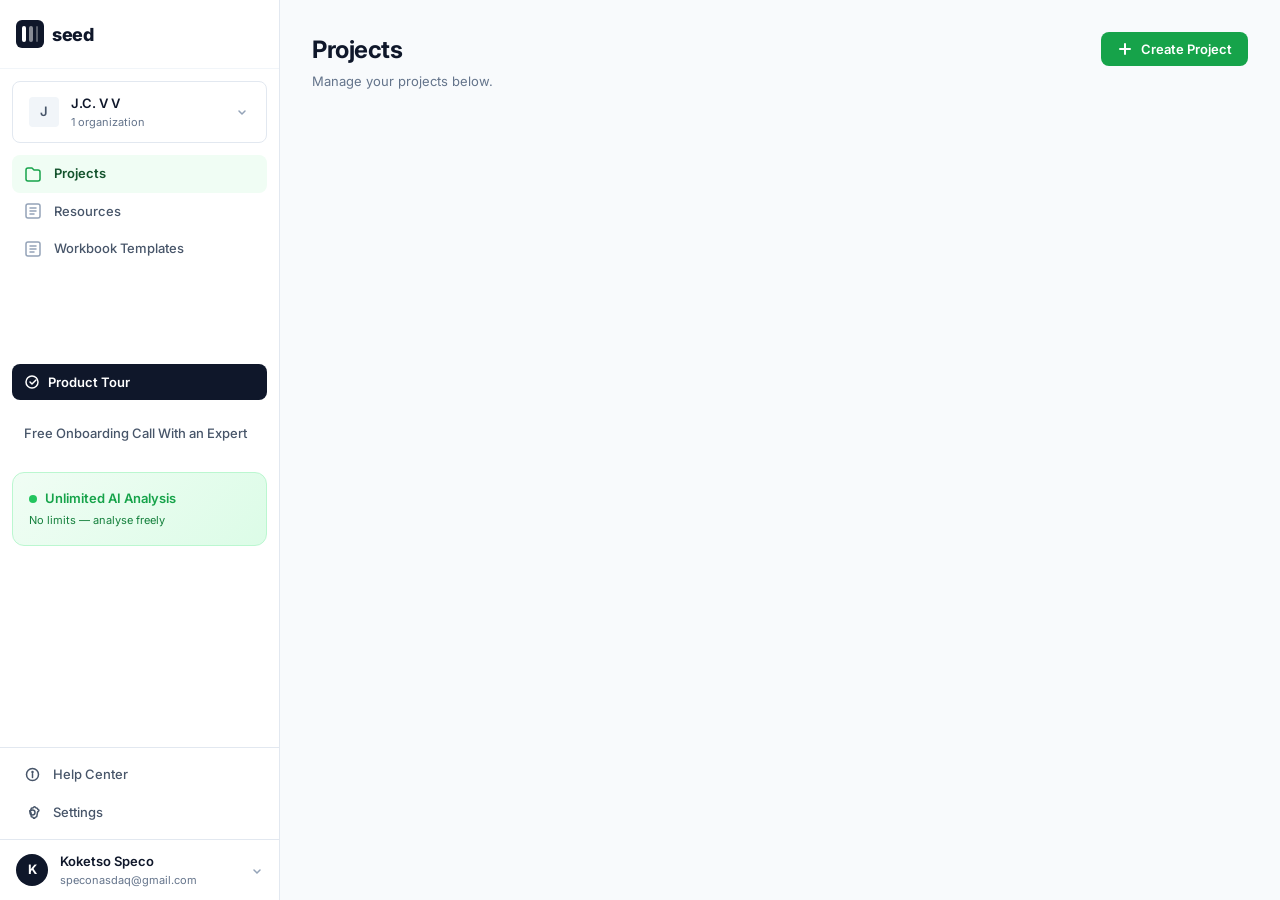
<file: pages/projects.html>
<!DOCTYPE html>
<html lang="en">

<head>
    <meta charset="UTF-8" />
    <meta name="viewport" content="width=device-width, initial-scale=1.0" />
    <title>Projects — SEED</title>
    <link rel="stylesheet" href="../css/global.css" />
    <link rel="stylesheet" href="../css/app.css" />
</head>

<body>
    <div class="app-layout">

        <!-- Sidebar -->
        <aside class="sidebar" id="sidebar">
            <div class="sidebar-logo">
                <svg class="logo-icon" width="28" height="28" viewBox="0 0 28 28" fill="none">
                    <rect width="28" height="28" rx="6" fill="#0F172A" />
                    <rect x="6" y="6" width="4" height="16" rx="2" fill="white" />
                    <rect x="13" y="6" width="4" height="16" rx="2" fill="white" opacity="0.5" />
                    <rect x="20" y="6" width="2" height="16" rx="1" fill="white" opacity="0.3" />
                </svg>
                seed
            </div>

            <div class="org-selector">
                <div class="org-selector-left">
                    <div class="org-avatar">J</div>
                    <div>
                        <div class="org-name">J.C. V V</div>
                        <div class="org-sub">1 organization</div>
                    </div>
                </div>
                <svg width="16" height="16" viewBox="0 0 16 16" fill="none">
                    <path d="M5 7l3 3 3-3" stroke="#94A3B8" stroke-width="1.5" stroke-linecap="round"
                        stroke-linejoin="round" />
                </svg>
            </div>

            <nav class="sidebar-nav">
                <a href="projects.html" class="sidebar-link active">
                    <svg width="18" height="18" viewBox="0 0 18 18" fill="none">
                        <path d="M2 5a2 2 0 012-2h4l2 2h4a2 2 0 012 2v7a2 2 0 01-2 2H4a2 2 0 01-2-2V5z"
                            stroke="currentColor" stroke-width="1.5" stroke-linejoin="round" />
                    </svg>
                    Projects
                </a>
                <a href="resources.html" class="sidebar-link">
                    <svg width="18" height="18" viewBox="0 0 18 18" fill="none">
                        <rect x="2" y="2" width="14" height="14" rx="2" stroke="currentColor" stroke-width="1.5" />
                        <path d="M6 6h6M6 9h6M6 12h4" stroke="currentColor" stroke-width="1.5" stroke-linecap="round" />
                    </svg>
                    Resources
                </a>
                <a href="workbook-templates.html" class="sidebar-link">
                    <svg width="18" height="18" viewBox="0 0 18 18" fill="none">
                        <path d="M4 2h10a2 2 0 012 2v10a2 2 0 01-2 2H4a2 2 0 01-2-2V4a2 2 0 012-2zm2 4h6M6 9h6M6 12h4"
                            stroke="currentColor" stroke-width="1.5" stroke-linecap="round" stroke-linejoin="round" />
                    </svg>
                    Workbook Templates
                </a>
            </nav>

            <button class="sidebar-tour-btn">
                <svg width="16" height="16" viewBox="0 0 16 16" fill="none">
                    <circle cx="8" cy="8" r="6" stroke="currentColor" stroke-width="1.5" />
                    <path d="M6 8l2 2 4-4" stroke="currentColor" stroke-width="1.5" stroke-linecap="round"
                        stroke-linejoin="round" />
                </svg>
                Product Tour
            </button>
            <div class="sidebar-onboarding">Free Onboarding Call With an Expert</div>

            <div class="sidebar-unlimited">
                <div class="sidebar-unlimited-header">
                    <div class="unlimited-dot"></div>
                    <div class="sidebar-unlimited-title">Unlimited AI Analysis</div>
                </div>
                <div class="sidebar-unlimited-desc">No limits — analyse freely</div>
            </div>

            <div style="flex:1;"></div>

            <div class="sidebar-footer">
                <a href="#" class="sidebar-footer-link">
                    <svg width="17" height="17" viewBox="0 0 17 17" fill="none">
                        <circle cx="8.5" cy="8.5" r="6" stroke="currentColor" stroke-width="1.5" />
                        <path d="M8.5 7.5v4M8.5 5.5a.5.5 0 110 1 .5.5 0 010-1" stroke="currentColor" stroke-width="1.5"
                            stroke-linecap="round" />
                    </svg>
                    Help Center
                </a>
                <a href="settings.html" class="sidebar-footer-link">
                    <svg width="17" height="17" viewBox="0 0 17 17" fill="none">
                        <path d="M8.5 11a2.5 2.5 0 100-5 2.5 2.5 0 000 5z" stroke="currentColor" stroke-width="1.5" />
                        <path
                            d="M13.5 8.5c0-.4.2-.8.6-1l.3-.2a.9.9 0 000-1.6l-.3-.2a1.1 1.1 0 01-.6-1V5a.9.9 0 00-.9-.9h-.1a1.1 1.1 0 01-1-.6l-.2-.3a.9.9 0 00-1.6 0l-.2.3a1.1 1.1 0 01-1 .6H8a.9.9 0 00-.9.9v.1c0 .4-.2.8-.6 1l-.3.2a.9.9 0 000 1.6l.3.2c.4.2.6.6.6 1V12a.9.9 0 00.9.9h.1c.4 0 .8.2 1 .6l.2.3a.9.9 0 001.6 0l.2-.3c.2-.4.6-.6 1-.6H12a.9.9 0 00.9-.9v-.1z"
                            stroke="currentColor" stroke-width="1.5" />
                    </svg>
                    Settings
                </a>
            </div>

            <div class="sidebar-user">
                <div class="user-avatar">K</div>
                <div class="user-info">
                    <div class="user-name">Koketso Speco</div>
                    <div class="user-email">speconasdaq@gmail.com</div>
                </div>
                <svg width="14" height="14" viewBox="0 0 14 14" fill="none">
                    <path d="M5 7l3 3 3-3" stroke="#94A3B8" stroke-width="1.5" stroke-linecap="round" />
                </svg>
            </div>
        </aside>

        <!-- Main Content -->
        <main class="main-content">
            <div class="page-content">
                <div class="page-header">
                    <div class="page-header-left">
                        <h1 class="page-title">Projects</h1>
                        <p class="page-subtitle">Manage your projects below.</p>
                    </div>
                    <button class="btn btn-primary" onclick="openCreateModal()">
                        <svg width="16" height="16" viewBox="0 0 16 16" fill="none">
                            <path d="M8 3v10M3 8h10" stroke="currentColor" stroke-width="2" stroke-linecap="round" />
                        </svg>
                        Create Project
                    </button>
                </div>

                <!-- Projects Grid -->
                <div class="projects-grid" id="projectsGrid"></div>
            </div>
        </main>
    </div>

    <!-- Create Project Modal -->
    <div class="modal-overlay" id="createModal">
        <div class="modal" style="max-width:540px;">
            <div class="modal-header">
                <div>
                    <h2 style="font-size:18px;font-weight:700;color:#0F172A;">Create New Project</h2>
                    <p style="font-size:13px;color:#64748B;margin-top:2px;">Add project details to get started</p>
                </div>
                <button class="btn btn-ghost btn-icon" onclick="closeCreateModal()">
                    <svg width="18" height="18" viewBox="0 0 18 18" fill="none">
                        <path d="M4 4l10 10M14 4L4 14" stroke="currentColor" stroke-width="2" stroke-linecap="round" />
                    </svg>
                </button>
            </div>
            <div class="modal-body">
                <div style="display:grid;gap:16px;">
                    <div class="form-group">
                        <label class="form-label">Project Name *</label>
                        <input class="form-input" id="newProjectName" type="text"
                            placeholder="e.g. Central Station Upgrade" />
                    </div>
                    <div style="display:grid;grid-template-columns:1fr 1fr;gap:16px;">
                        <div class="form-group">
                            <label class="form-label">Client Name</label>
                            <input class="form-input" id="newClientName" type="text" placeholder="e.g. Transport NSW" />
                        </div>
                        <div class="form-group">
                            <label class="form-label">Location</label>
                            <input class="form-input" id="newLocation" type="text"
                                placeholder="e.g. Cape Town, South Africa" />
                        </div>
                    </div>
                    <div style="display:grid;grid-template-columns:1fr 1fr;gap:16px;">
                        <div class="form-group">
                            <label class="form-label">Industry</label>
                            <select class="form-input" id="newIndustry">
                                <option>Commercial</option>
                                <option>Residential</option>
                                <option>Industrial</option>
                                <option>Civil Infrastructure</option>
                                <option>Healthcare</option>
                                <option>Education</option>
                            </select>
                        </div>
                        <div class="form-group">
                            <label class="form-label">Project Size</label>
                            <select class="form-input" id="newProjectSize">
                                <option>Small (Under RM)</option>
                                <option>Medium (RM-R0M)</option>
                                <option selected>Large (R0M-R0M)</option>
                                <option>Major (R0M+)</option>
                            </select>
                        </div>
                    </div>
                </div>
            </div>
            <div class="modal-footer">
                <button class="btn btn-secondary" onclick="closeCreateModal()">Cancel</button>
                <button class="btn btn-primary" onclick="createProject()">Create Project →</button>
            </div>
        </div>
    </div>

    <script src="../js/data.js"></script>
    <script>
        const { projects } = SEED_DATA;

        function renderProjects(list) {
            const grid = document.getElementById('projectsGrid');
            if (!list.length) {
                grid.innerHTML = `<div class="empty-state" style="grid-column:1/-1;">
        <div class="empty-state-icon"><svg width="24" height="24" viewBox="0 0 24 24" fill="none"><path d="M3 7a2 2 0 012-2h5l2 2h7a2 2 0 012 2v9a2 2 0 01-2 2H5a2 2 0 01-2-2V7z" stroke="currentColor" stroke-width="1.5"/></svg></div>
        <div class="empty-state-title">No projects yet</div>
        <div class="empty-state-desc">Create your first project to start analysing tenders and building estimates.</div>
        <button class="btn btn-primary" onclick="openCreateModal()">+ Create Project</button>
      </div>`;
                return;
            }
            grid.innerHTML = list.map(p => `
      <div class="project-card" onclick="window.location.href='project-detail.html?id=${p.id}'">
        <div class="project-card-name">${p.name.length > 34 ? p.name.slice(0, 34) + '...' : p.name}</div>
        <div class="project-card-meta">
          <div class="project-card-meta-item">
            <svg width="13" height="13" viewBox="0 0 13 13" fill="none"><circle cx="6.5" cy="5.5" r="3" stroke="#94A3B8" stroke-width="1.2"/><path d="M4 9.5s.5 2 2.5 2 2.5-2 2.5-2" stroke="#94A3B8" stroke-width="1.2" stroke-linecap="round"/></svg>
            ${p.client}
          </div>
          <div class="project-card-meta-item">
            <svg width="13" height="13" viewBox="0 0 13 13" fill="none"><path d="M6.5 1C4.6 1 3 2.6 3 4.5 3 7.5 6.5 12 6.5 12S10 7.5 10 4.5C10 2.6 8.4 1 6.5 1z" stroke="#94A3B8" stroke-width="1.2"/><circle cx="6.5" cy="4.5" r="1.2" fill="#94A3B8"/></svg>
            ${p.location}
          </div>
          <div class="project-card-meta-item">
            <svg width="13" height="13" viewBox="0 0 13 13" fill="none"><rect x="1" y="2" width="11" height="9" rx="1.5" stroke="#94A3B8" stroke-width="1.2"/><path d="M4 2V1m5 1V1M1 5h11" stroke="#94A3B8" stroke-width="1.2" stroke-linecap="round"/></svg>
            ${p.industry}
          </div>
        </div>
        <div class="project-card-badges">
          ${p.isSample ? '<span class="badge badge-yellow">Sample Project</span>' : ''}
          ${p.status === 'analyzed' ? '<span class="badge badge-green">Tender Analyzed</span>' : '<span class="badge badge-gray">Pending</span>'}
        </div>
        <div class="project-card-date">${p.created}</div>
      </div>
    `).join('');
        }

        function openCreateModal() { document.getElementById('createModal').classList.add('active'); }
        function closeCreateModal() { document.getElementById('createModal').classList.remove('active'); }

        function createProject() {
            const name = document.getElementById('newProjectName').value.trim() || 'New Project';
            const newP = {
                id: 'proj-' + Date.now(),
                name,
                client: document.getElementById('newClientName').value || 'TBC',
                location: document.getElementById('newLocation').value || 'TBC',
                industry: document.getElementById('newIndustry').value,
                projectSize: document.getElementById('newProjectSize').value,
                status: 'pending',
                isSample: false,
                created: new Date().toLocaleDateString('en-AU', { day: '2-digit', month: 'short', year: 'numeric' }),
                documents: []
            };
            projects.unshift(newP);
            renderProjects(projects);
            closeCreateModal();
        }

        // Close modal on overlay click
        document.getElementById('createModal').addEventListener('click', e => {
            if (e.target === e.currentTarget) closeCreateModal();
        });

        renderProjects(projects);
    </script>
</body>

</html>
</file>
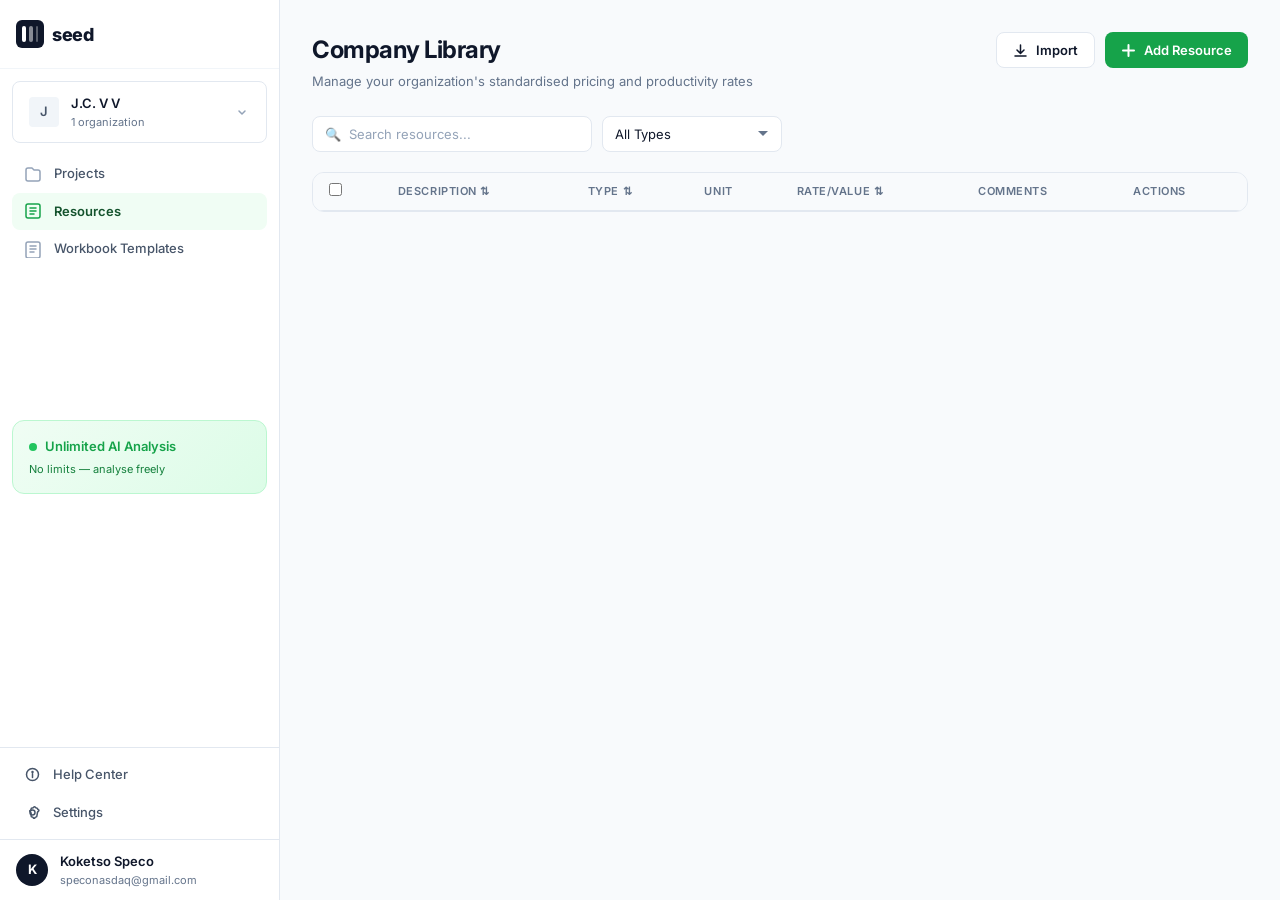
<file: pages/resources.html>
<!DOCTYPE html>
<html lang="en">

<head>
    <meta charset="UTF-8" />
    <meta name="viewport" content="width=device-width, initial-scale=1.0" />
    <title>Resources — SEED</title>
    <link rel="stylesheet" href="../css/global.css" />
    <link rel="stylesheet" href="../css/app.css" />
</head>

<body>
    <div class="app-layout">
        <aside class="sidebar">
            <div class="sidebar-logo">
                <svg width="28" height="28" viewBox="0 0 28 28" fill="none">
                    <rect width="28" height="28" rx="6" fill="#0F172A" />
                    <rect x="6" y="6" width="4" height="16" rx="2" fill="white" />
                    <rect x="13" y="6" width="4" height="16" rx="2" fill="white" opacity="0.5" />
                    <rect x="20" y="6" width="2" height="16" rx="1" fill="white" opacity="0.3" />
                </svg>
                seed
            </div>
            <div class="org-selector">
                <div class="org-selector-left">
                    <div class="org-avatar">J</div>
                    <div>
                        <div class="org-name">J.C. V V</div>
                        <div class="org-sub">1 organization</div>
                    </div>
                </div>
                <svg width="16" height="16" viewBox="0 0 16 16" fill="none">
                    <path d="M5 7l3 3 3-3" stroke="#94A3B8" stroke-width="1.5" stroke-linecap="round"
                        stroke-linejoin="round" />
                </svg>
            </div>
            <nav class="sidebar-nav">
                <a href="projects.html" class="sidebar-link"><svg width="18" height="18" viewBox="0 0 18 18"
                        fill="none">
                        <path d="M2 5a2 2 0 012-2h4l2 2h4a2 2 0 012 2v7a2 2 0 01-2 2H4a2 2 0 01-2-2V5z"
                            stroke="currentColor" stroke-width="1.5" stroke-linejoin="round" />
                    </svg>Projects</a>
                <a href="resources.html" class="sidebar-link active"><svg width="18" height="18" viewBox="0 0 18 18"
                        fill="none">
                        <rect x="2" y="2" width="14" height="14" rx="2" stroke="currentColor" stroke-width="1.5" />
                        <path d="M6 6h6M6 9h6M6 12h4" stroke="currentColor" stroke-width="1.5" stroke-linecap="round" />
                    </svg>Resources</a>
                <a href="workbook-templates.html" class="sidebar-link"><svg width="18" height="18" viewBox="0 0 18 18"
                        fill="none">
                        <path d="M4 2h10a2 2 0 012 2v12a2 2 0 01-2 2H4a2 2 0 01-2-2V4a2 2 0 012-2zm2 4h6M6 9h6M6 12h4"
                            stroke="currentColor" stroke-width="1.5" stroke-linecap="round" stroke-linejoin="round" />
                    </svg>Workbook Templates</a>
            </nav>
            <div class="sidebar-unlimited" style="margin:12px;">
                <div class="sidebar-unlimited-header">
                    <div class="unlimited-dot"></div>
                    <div class="sidebar-unlimited-title">Unlimited AI Analysis</div>
                </div>
                <div class="sidebar-unlimited-desc">No limits — analyse freely</div>
            </div>
            <div style="flex:1;"></div>
            <div class="sidebar-footer">
                <a href="#" class="sidebar-footer-link"><svg width="17" height="17" viewBox="0 0 17 17" fill="none">
                        <circle cx="8.5" cy="8.5" r="6" stroke="currentColor" stroke-width="1.5" />
                        <path d="M8.5 7.5v4M8.5 5.5a.5.5 0 110 1 .5.5 0 010-1" stroke="currentColor" stroke-width="1.5"
                            stroke-linecap="round" />
                    </svg>Help Center</a>
                <a href="settings.html" class="sidebar-footer-link"><svg width="17" height="17" viewBox="0 0 17 17"
                        fill="none">
                        <path d="M8.5 11a2.5 2.5 0 100-5 2.5 2.5 0 000 5z" stroke="currentColor" stroke-width="1.5" />
                        <path
                            d="M13.5 8.5c0-.4.2-.8.6-1l.3-.2a.9.9 0 000-1.6l-.3-.2a1.1 1.1 0 01-.6-1V5a.9.9 0 00-.9-.9h-.1a1.1 1.1 0 01-1-.6l-.2-.3a.9.9 0 00-1.6 0l-.2.3a1.1 1.1 0 01-1 .6H8a.9.9 0 00-.9.9v.1c0 .4-.2.8-.6 1l-.3.2a.9.9 0 000 1.6l.3.2c.4.2.6.6.6 1V12a.9.9 0 00.9.9h.1c.4 0 .8.2 1 .6l.2.3a.9.9 0 001.6 0l.2-.3c.2-.4.6-.6 1-.6H12a.9.9 0 00.9-.9v-.1z"
                            stroke="currentColor" stroke-width="1.5" />
                    </svg>Settings</a>
            </div>
            <div class="sidebar-user">
                <div class="user-avatar">K</div>
                <div class="user-info">
                    <div class="user-name">Koketso Speco</div>
                    <div class="user-email">speconasdaq@gmail.com</div>
                </div>
            </div>
        </aside>

        <main class="main-content">
            <div class="page-content">
                <div class="page-header">
                    <div>
                        <h1 class="page-title">Company Library</h1>
                        <p class="page-subtitle">Manage your organization's standardised pricing and productivity rates
                        </p>
                    </div>
                    <div style="display:flex;gap:10px;">
                        <button class="btn btn-secondary" onclick="importCSV()">
                            <svg width="15" height="15" viewBox="0 0 15 15" fill="none">
                                <path d="M7.5 10V2M4 7l3.5 3.5L11 7" stroke="currentColor" stroke-width="1.5"
                                    stroke-linecap="round" stroke-linejoin="round" />
                                <path d="M2 13h11" stroke="currentColor" stroke-width="1.5" stroke-linecap="round" />
                            </svg>
                            Import
                        </button>
                        <button class="btn btn-primary" onclick="openAddModal()">
                            <svg width="15" height="15" viewBox="0 0 15 15" fill="none">
                                <path d="M7.5 2v11M2 7.5h11" stroke="currentColor" stroke-width="2"
                                    stroke-linecap="round" />
                            </svg>
                            Add Resource
                        </button>
                    </div>
                </div>

                <!-- Filter bar -->
                <div style="display:flex;gap:10px;margin-bottom:20px;align-items:center;flex-wrap:wrap;">
                    <input class="form-input" id="searchInput" style="max-width:280px;"
                        placeholder="🔍  Search resources..." oninput="filterResources()" />
                    <select class="form-input" id="filterType" style="max-width:180px;" onchange="filterResources()">
                        <option value="">All Types</option>
                        <option>Labour</option>
                        <option>Plant</option>
                        <option>Material</option>
                        <option>Subcontractor</option>
                        <option>Productivity</option>
                    </select>
                    <div style="margin-left:auto;font-size:13px;color:#64748B;" id="resourceCount"></div>
                </div>

                <div class="table-wrapper">
                    <table>
                        <thead>
                            <tr>
                                <th><input type="checkbox" id="checkAll" onchange="toggleAll(this)" /></th>
                                <th>Description ⇅</th>
                                <th>Type ⇅</th>
                                <th>Unit</th>
                                <th>Rate/value ⇅</th>
                                <th>Comments</th>
                                <th>Actions</th>
                            </tr>
                        </thead>
                        <tbody id="resourcesBody"></tbody>
                    </table>
                </div>
            </div>
        </main>
    </div>

    <!-- Add Resource Modal -->
    <div class="modal-overlay" id="addModal">
        <div class="modal">
            <div class="modal-header">
                <div>
                    <h2 style="font-size:17px;font-weight:700;">Add Resource</h2>
                    <p style="font-size:12px;color:#64748B;margin-top:2px;">Add a new item to your company library</p>
                </div>
                <button class="btn btn-ghost btn-icon" onclick="closeAddModal()"><svg width="16" height="16"
                        viewBox="0 0 16 16" fill="none">
                        <path d="M4 4l8 8M12 4l-8 8" stroke="currentColor" stroke-width="1.8" stroke-linecap="round" />
                    </svg></button>
            </div>
            <div class="modal-body" style="display:grid;gap:14px;">
                <div><label class="form-label">Description *</label><input class="form-input" id="resDesc"
                        placeholder="e.g. Concrete Pump" /></div>
                <div style="display:grid;grid-template-columns:1fr 1fr;gap:14px;">
                    <div><label class="form-label">Type</label>
                        <select class="form-input" id="resType">
                            <option>Labour</option>
                            <option>Plant</option>
                            <option>Material</option>
                            <option>Subcontractor</option>
                            <option>Productivity</option>
                        </select>
                    </div>
                    <div><label class="form-label">Unit</label><input class="form-input" id="resUnit"
                            placeholder="e.g. hr, m3, mhr" /></div>
                </div>
                <div style="display:grid;grid-template-columns:1fr 1fr;gap:14px;">
                    <div><label class="form-label">Rate / Value</label><input class="form-input" id="resRate"
                            placeholder="e.g. R20.00" /></div>
                    <div><label class="form-label">Comments</label><input class="form-input" id="resComments"
                            placeholder="optional" /></div>
                </div>
            </div>
            <div class="modal-footer">
                <button class="btn btn-secondary" onclick="closeAddModal()">Cancel</button>
                <button class="btn btn-primary" onclick="addResource()">Add Resource</button>
            </div>
        </div>
    </div>

    <script src="../js/data.js"></script>
    <script>
        let resources = [...SEED_DATA.resources];

        function typeClass(type) {
            return { Labour: 'type-labour', Plant: 'type-plant', Material: 'type-material', Subcontractor: 'type-subcontractor', Productivity: 'type-productivity' }[type] || 'badge-gray';
        }

        function renderResources(list) {
            document.getElementById('resourceCount').textContent = list.length + ' resources';
            document.getElementById('resourcesBody').innerHTML = list.map(r => `
      <tr>
        <td><input type="checkbox" /></td>
        <td style="font-weight:500;">${r.description}</td>
        <td><span class="badge ${typeClass(r.type)}">${r.type}</span></td>
        <td style="color:#64748B;">${r.unit}</td>
        <td style="font-weight:600;">${r.rate}</td>
        <td style="color:#64748B;font-size:12px;">${r.comments || '--'}</td>
        <td style="display:flex;gap:4px;">
          <button class="btn btn-ghost btn-icon btn-sm" title="Edit" onclick="editResource('R{r.id}')">
            <svg width="13" height="13" viewBox="0 0 13 13" fill="none"><path d="M1 10l8-8a1.5 1.5 0 012 2L3 12H1v-2z" stroke="currentColor" stroke-width="1.3" stroke-linecap="round" stroke-linejoin="round"/></svg>
          </button>
          <button class="btn btn-ghost btn-icon btn-sm" title="Delete" onclick="deleteResource('R{r.id}')">
            <svg width="13" height="13" viewBox="0 0 13 13" fill="none"><path d="M1.5 3h10M5 3V1.5h3V3M4 3l.5 7.5h4L9 3" stroke="currentColor" stroke-width="1.3" stroke-linecap="round" stroke-linejoin="round"/></svg>
          </button>
        </td>
      </tr>`).join('');
        }

        function filterResources() {
            const q = document.getElementById('searchInput').value.toLowerCase();
            const t = document.getElementById('filterType').value;
            renderResources(resources.filter(r =>
                (!q || r.description.toLowerCase().includes(q) || r.type.toLowerCase().includes(q)) &&
                (!t || r.type === t)
            ));
        }

        function toggleAll(cb) {
            document.querySelectorAll('#resourcesBody input[type="checkbox"]').forEach(c => c.checked = cb.checked);
        }

        function openAddModal() { document.getElementById('addModal').classList.add('active'); }
        function closeAddModal() { document.getElementById('addModal').classList.remove('active'); }

        function addResource() {
            const desc = document.getElementById('resDesc').value.trim();
            if (!desc) return;
            const nr = { id: 'r' + Date.now(), description: desc, type: document.getElementById('resType').value, unit: document.getElementById('resUnit').value || 'LS', rate: document.getElementById('resRate').value || 'R.00', comments: document.getElementById('resComments').value };
            resources.unshift(nr);
            filterResources();
            closeAddModal();
            ['resDesc', 'resUnit', 'resRate', 'resComments'].forEach(id => document.getElementById(id).value = '');
        }

        function deleteResource(id) {
            if (confirm('Delete this resource?')) {
                resources = resources.filter(r => r.id !== id);
                filterResources();
            }
        }

        function editResource(id) {
            alert('Edit functionality: click to update rates, units, or comments inline.');
        }

        function importCSV() {
            alert('Import CSV: upload a spreadsheet of resources to bulk-add to your library.');
        }

        document.getElementById('addModal').addEventListener('click', e => { if (e.target === e.currentTarget) closeAddModal(); });
        renderResources(resources);
    </script>
</body>

</html>
</file>
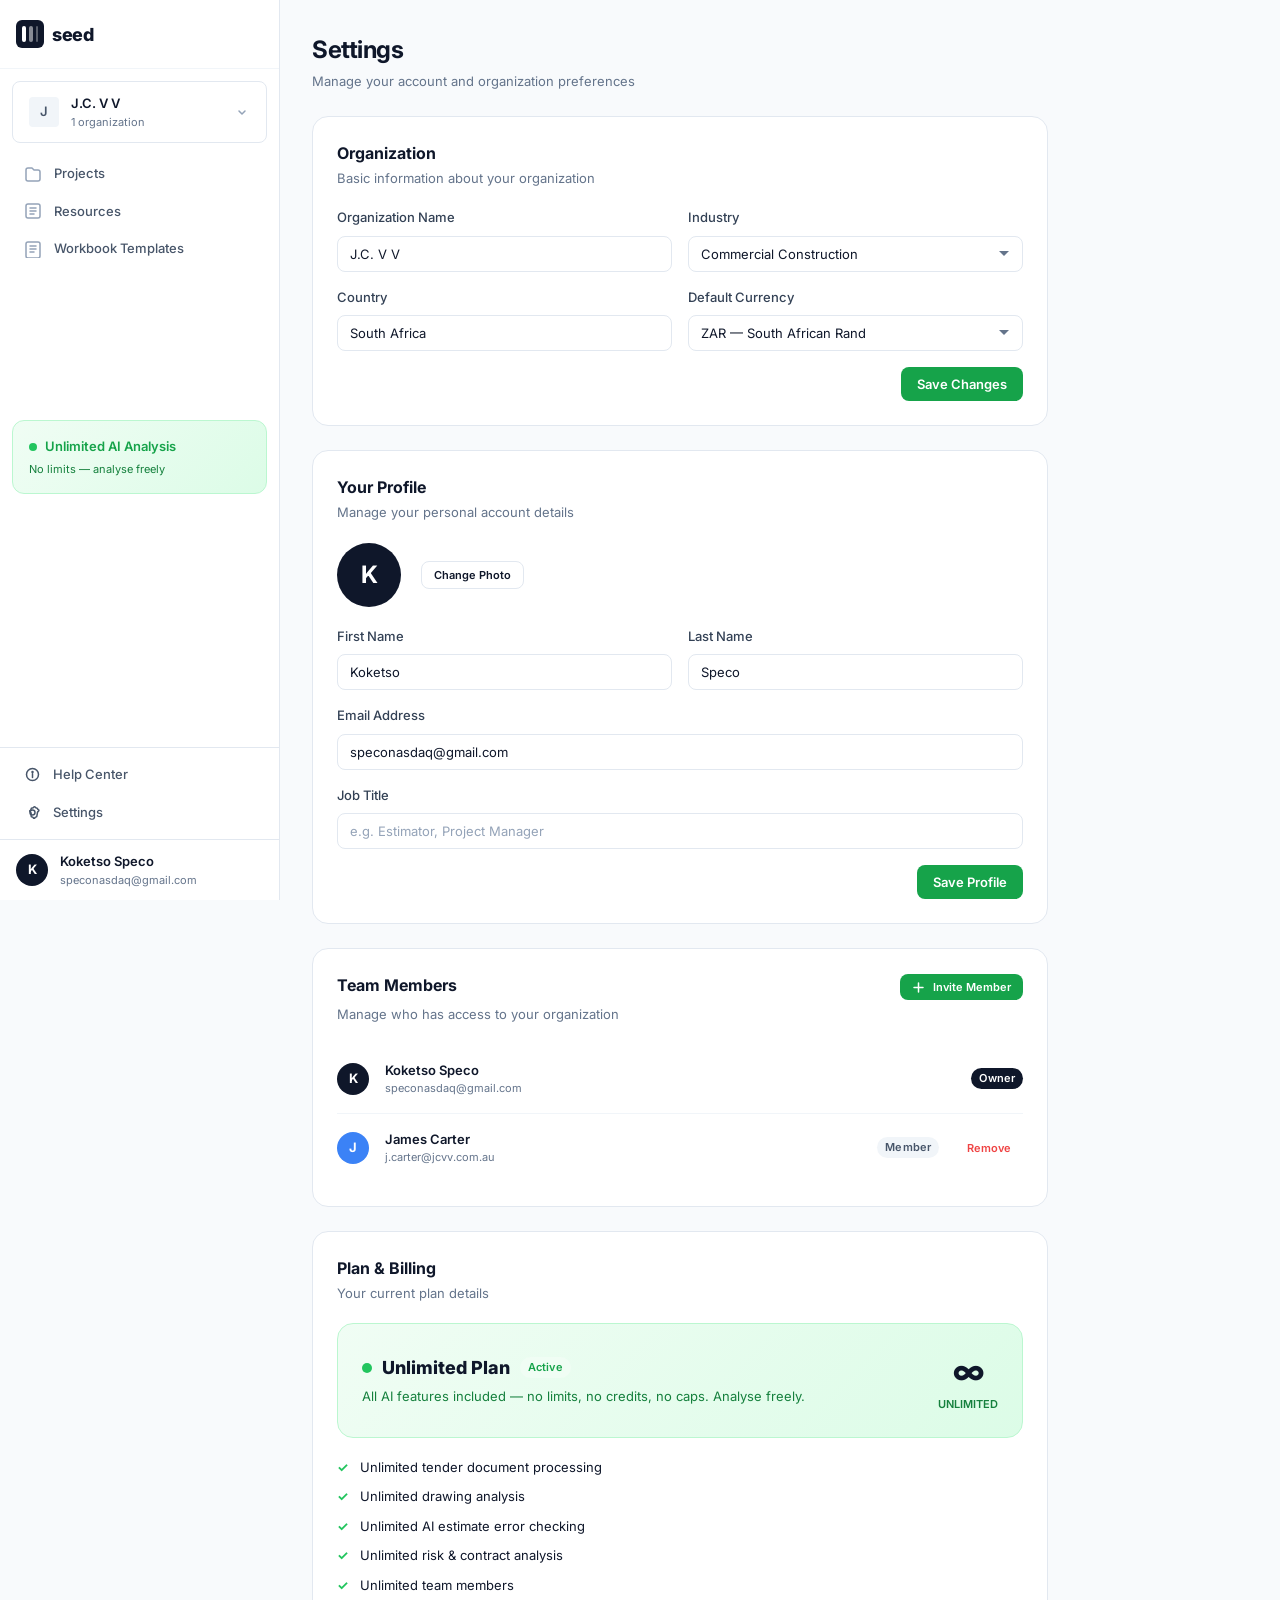
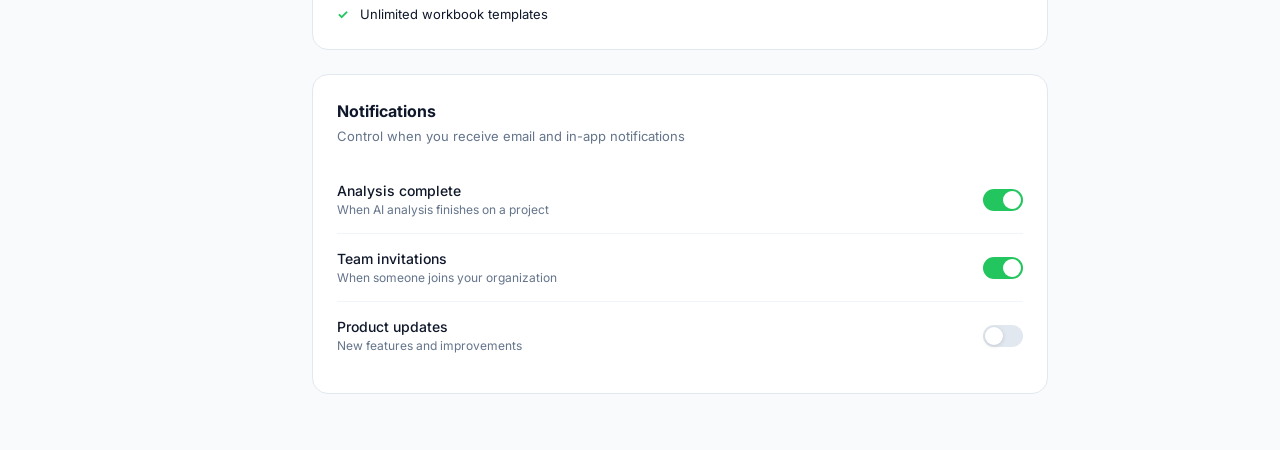
<file: pages/settings.html>
<!DOCTYPE html>
<html lang="en">

<head>
    <meta charset="UTF-8" />
    <meta name="viewport" content="width=device-width, initial-scale=1.0" />
    <title>Settings — SEED</title>
    <link rel="stylesheet" href="../css/global.css" />
    <link rel="stylesheet" href="../css/app.css" />
</head>

<body>
    <div class="app-layout">
        <aside class="sidebar">
            <div class="sidebar-logo">
                <svg width="28" height="28" viewBox="0 0 28 28" fill="none">
                    <rect width="28" height="28" rx="6" fill="#0F172A" />
                    <rect x="6" y="6" width="4" height="16" rx="2" fill="white" />
                    <rect x="13" y="6" width="4" height="16" rx="2" fill="white" opacity="0.5" />
                    <rect x="20" y="6" width="2" height="16" rx="1" fill="white" opacity="0.3" />
                </svg>
                seed
            </div>
            <div class="org-selector">
                <div class="org-selector-left">
                    <div class="org-avatar">J</div>
                    <div>
                        <div class="org-name">J.C. V V</div>
                        <div class="org-sub">1 organization</div>
                    </div>
                </div><svg width="16" height="16" viewBox="0 0 16 16" fill="none">
                    <path d="M5 7l3 3 3-3" stroke="#94A3B8" stroke-width="1.5" stroke-linecap="round"
                        stroke-linejoin="round" />
                </svg>
            </div>
            <nav class="sidebar-nav">
                <a href="projects.html" class="sidebar-link"><svg width="18" height="18" viewBox="0 0 18 18"
                        fill="none">
                        <path d="M2 5a2 2 0 012-2h4l2 2h4a2 2 0 012 2v7a2 2 0 01-2 2H4a2 2 0 01-2-2V5z"
                            stroke="currentColor" stroke-width="1.5" stroke-linejoin="round" />
                    </svg>Projects</a>
                <a href="resources.html" class="sidebar-link"><svg width="18" height="18" viewBox="0 0 18 18"
                        fill="none">
                        <rect x="2" y="2" width="14" height="14" rx="2" stroke="currentColor" stroke-width="1.5" />
                        <path d="M6 6h6M6 9h6M6 12h4" stroke="currentColor" stroke-width="1.5" stroke-linecap="round" />
                    </svg>Resources</a>
                <a href="workbook-templates.html" class="sidebar-link"><svg width="18" height="18" viewBox="0 0 18 18"
                        fill="none">
                        <path d="M4 2h10a2 2 0 012 2v12a2 2 0 01-2 2H4a2 2 0 01-2-2V4a2 2 0 012-2zm2 4h6M6 9h6M6 12h4"
                            stroke="currentColor" stroke-width="1.5" stroke-linecap="round" stroke-linejoin="round" />
                    </svg>Workbook Templates</a>
            </nav>
            <div class="sidebar-unlimited" style="margin:12px;">
                <div class="sidebar-unlimited-header">
                    <div class="unlimited-dot"></div>
                    <div class="sidebar-unlimited-title">Unlimited AI Analysis</div>
                </div>
                <div class="sidebar-unlimited-desc">No limits — analyse freely</div>
            </div>
            <div style="flex:1;"></div>
            <div class="sidebar-footer">
                <a href="#" class="sidebar-footer-link"><svg width="17" height="17" viewBox="0 0 17 17" fill="none">
                        <circle cx="8.5" cy="8.5" r="6" stroke="currentColor" stroke-width="1.5" />
                        <path d="M8.5 7.5v4M8.5 5.5a.5.5 0 110 1 .5.5 0 010-1" stroke="currentColor" stroke-width="1.5"
                            stroke-linecap="round" />
                    </svg>Help Center</a>
                <a href="settings.html" class="sidebar-footer-link active"><svg width="17" height="17"
                        viewBox="0 0 17 17" fill="none">
                        <path d="M8.5 11a2.5 2.5 0 100-5 2.5 2.5 0 000 5z" stroke="currentColor" stroke-width="1.5" />
                        <path
                            d="M13.5 8.5c0-.4.2-.8.6-1l.3-.2a.9.9 0 000-1.6l-.3-.2a1.1 1.1 0 01-.6-1V5a.9.9 0 00-.9-.9h-.1a1.1 1.1 0 01-1-.6l-.2-.3a.9.9 0 00-1.6 0l-.2.3a1.1 1.1 0 01-1 .6H8a.9.9 0 00-.9.9v.1c0 .4-.2.8-.6 1l-.3.2a.9.9 0 000 1.6l.3.2c.4.2.6.6.6 1V12a.9.9 0 00.9.9h.1c.4 0 .8.2 1 .6l.2.3a.9.9 0 001.6 0l.2-.3c.2-.4.6-.6 1-.6H12a.9.9 0 00.9-.9v-.1z"
                            stroke="currentColor" stroke-width="1.5" />
                    </svg>Settings</a>
            </div>
            <div class="sidebar-user">
                <div class="user-avatar">K</div>
                <div class="user-info">
                    <div class="user-name">Koketso Speco</div>
                    <div class="user-email">speconasdaq@gmail.com</div>
                </div>
            </div>
        </aside>

        <main class="main-content">
            <div class="page-content" style="max-width:800px;">
                <div class="page-header">
                    <div>
                        <h1 class="page-title">Settings</h1>
                        <p class="page-subtitle">Manage your account and organization preferences</p>
                    </div>
                </div>

                <!-- Organization Info -->
                <div class="settings-section">
                    <h3 class="settings-section-title">Organization</h3>
                    <p class="settings-section-desc">Basic information about your organization</p>
                    <div style="display:grid;gap:16px;">
                        <div style="display:grid;grid-template-columns:1fr 1fr;gap:16px;">
                            <div><label class="form-label">Organization Name</label><input class="form-input"
                                    value="J.C. V V" /></div>
                            <div><label class="form-label">Industry</label>
                                <select class="form-input">
                                    <option selected>Commercial Construction</option>
                                    <option>Civil Infrastructure</option>
                                    <option>Residential</option>
                                    <option>Industrial</option>
                                </select>
                            </div>
                        </div>
                        <div style="display:grid;grid-template-columns:1fr 1fr;gap:16px;">
                            <div><label class="form-label">Country</label><input class="form-input" value="South Africa" />
                            </div>
                            <div><label class="form-label">Default Currency</label><select class="form-input">
                                    <option selected>ZAR — South African Rand</option>
                                    <option>USD — US Dollar</option>
                                    <option>GBP — British Pound</option>
                                </select></div>
                        </div>
                        <div style="display:flex;justify-content:flex-end;"><button class="btn btn-primary"
                                onclick="showSaved(this)">Save Changes</button></div>
                    </div>
                </div>

                <!-- Profile -->
                <div class="settings-section">
                    <h3 class="settings-section-title">Your Profile</h3>
                    <p class="settings-section-desc">Manage your personal account details</p>
                    <div style="display:flex;align-items:center;gap:20px;margin-bottom:20px;">
                        <div
                            style="width:64px;height:64px;background:#0F172A;border-radius:50%;display:flex;align-items:center;justify-content:center;font-size:24px;font-weight:700;color:#FFF;">
                            K</div>
                        <div>
                            <button class="btn btn-secondary btn-sm">Change Photo</button>
                        </div>
                    </div>
                    <div style="display:grid;gap:16px;">
                        <div style="display:grid;grid-template-columns:1fr 1fr;gap:16px;">
                            <div><label class="form-label">First Name</label><input class="form-input"
                                    value="Koketso" /></div>
                            <div><label class="form-label">Last Name</label><input class="form-input" value="Speco" />
                            </div>
                        </div>
                        <div><label class="form-label">Email Address</label><input class="form-input"
                                value="speconasdaq@gmail.com" type="email" /></div>
                        <div><label class="form-label">Job Title</label><input class="form-input"
                                placeholder="e.g. Estimator, Project Manager" /></div>
                        <div style="display:flex;justify-content:flex-end;"><button class="btn btn-primary"
                                onclick="showSaved(this)">Save Profile</button></div>
                    </div>
                </div>

                <!-- Team -->
                <div class="settings-section">
                    <div style="display:flex;align-items:center;justify-content:space-between;margin-bottom:4px;">
                        <h3 class="settings-section-title">Team Members</h3>
                        <button class="btn btn-primary btn-sm" onclick="openInviteModal()">
                            <svg width="13" height="13" viewBox="0 0 13 13" fill="none">
                                <path d="M6.5 2v9M2 6.5h9" stroke="currentColor" stroke-width="1.5"
                                    stroke-linecap="round" />
                            </svg>
                            Invite Member
                        </button>
                    </div>
                    <p class="settings-section-desc">Manage who has access to your organization</p>
                    <div id="teamList">
                        <div class="team-member">
                            <div class="user-avatar">K</div>
                            <div class="team-member-info">
                                <div class="team-member-name">Koketso Speco</div>
                                <div class="team-member-email">speconasdaq@gmail.com</div>
                            </div>
                            <span class="badge badge-navy">Owner</span>
                        </div>
                        <div class="team-member">
                            <div class="user-avatar" style="background:#3B82F6;">J</div>
                            <div class="team-member-info">
                                <div class="team-member-name">James Carter</div>
                                <div class="team-member-email">j.carter@jcvv.com.au</div>
                            </div>
                            <span class="badge badge-gray">Member</span>
                            <button class="btn btn-ghost btn-sm" style="color:#EF4444;"
                                onclick="removeTeamMember(this)">Remove</button>
                        </div>
                    </div>
                </div>

                <!-- Plan / Billing -->
                <div class="settings-section">
                    <h3 class="settings-section-title">Plan &amp; Billing</h3>
                    <p class="settings-section-desc">Your current plan details</p>
                    <div
                        style="background:linear-gradient(135deg,#F0FDF4,#DCFCE7);border:1px solid #BBF7D0;border-radius:16px;padding:24px;display:flex;align-items:center;justify-content:space-between;flex-wrap:wrap;gap:16px;">
                        <div>
                            <div style="display:flex;align-items:center;gap:10px;margin-bottom:6px;">
                                <div style="width:10px;height:10px;background:#22C55E;border-radius:50%;"></div>
                                <span style="font-size:18px;font-weight:800;color:#0F172A;">Unlimited Plan</span>
                                <span class="badge badge-green">Active</span>
                            </div>
                            <div style="font-size:13px;color:#15803D;">All AI features included — no limits, no credits,
                                no caps. Analyse freely.</div>
                        </div>
                        <div style="text-align:center;">
                            <div style="font-size:32px;font-weight:800;color:#0F172A;">∞</div>
                            <div style="font-size:11px;color:#15803D;font-weight:600;">UNLIMITED</div>
                        </div>
                    </div>
                    <div style="margin-top:20px;display:flex;flex-direction:column;gap:10px;">
                        <div style="display:flex;align-items:center;gap:12px;font-size:13px;"><span
                                style="color:#22C55E;font-weight:700;">✓</span>Unlimited tender document processing
                        </div>
                        <div style="display:flex;align-items:center;gap:12px;font-size:13px;"><span
                                style="color:#22C55E;font-weight:700;">✓</span>Unlimited drawing analysis</div>
                        <div style="display:flex;align-items:center;gap:12px;font-size:13px;"><span
                                style="color:#22C55E;font-weight:700;">✓</span>Unlimited AI estimate error checking
                        </div>
                        <div style="display:flex;align-items:center;gap:12px;font-size:13px;"><span
                                style="color:#22C55E;font-weight:700;">✓</span>Unlimited risk &amp; contract analysis
                        </div>
                        <div style="display:flex;align-items:center;gap:12px;font-size:13px;"><span
                                style="color:#22C55E;font-weight:700;">✓</span>Unlimited team members</div>
                        <div style="display:flex;align-items:center;gap:12px;font-size:13px;"><span
                                style="color:#22C55E;font-weight:700;">✓</span>Unlimited workbook templates</div>
                    </div>
                </div>

                <!-- Notifications -->
                <div class="settings-section">
                    <h3 class="settings-section-title">Notifications</h3>
                    <p class="settings-section-desc">Control when you receive email and in-app notifications</p>
                    <div style="display:flex;flex-direction:column;gap:0;">
                        <div
                            style="display:flex;align-items:center;justify-content:space-between;padding:14px 0;border-bottom:1px solid #F1F5F9;">
                            <div>
                                <div style="font-size:14px;font-weight:500;">Analysis complete</div>
                                <div style="font-size:12px;color:#64748B;">When AI analysis finishes on a project</div>
                            </div>
                            <label style="display:flex;align-items:center;gap:8px;cursor:pointer;">
                                <div class="toggle-switch" onclick="toggleSwitch(this)"
                                    style="width:40px;height:22px;background:#22C55E;border-radius:11px;padding:2px;display:flex;align-items:center;cursor:pointer;transition:background 0.2s;position:relative;">
                                    <div
                                        style="width:18px;height:18px;background:#FFF;border-radius:50%;transform:translateX(18px);transition:transform 0.2s;">
                                    </div>
                                </div>
                            </label>
                        </div>
                        <div
                            style="display:flex;align-items:center;justify-content:space-between;padding:14px 0;border-bottom:1px solid #F1F5F9;">
                            <div>
                                <div style="font-size:14px;font-weight:500;">Team invitations</div>
                                <div style="font-size:12px;color:#64748B;">When someone joins your organization</div>
                            </div>
                            <label style="display:flex;align-items:center;gap:8px;cursor:pointer;">
                                <div class="toggle-switch" onclick="toggleSwitch(this)"
                                    style="width:40px;height:22px;background:#22C55E;border-radius:11px;padding:2px;display:flex;align-items:center;cursor:pointer;transition:background 0.2s;position:relative;">
                                    <div
                                        style="width:18px;height:18px;background:#FFF;border-radius:50%;transform:translateX(18px);transition:transform 0.2s;">
                                    </div>
                                </div>
                            </label>
                        </div>
                        <div style="display:flex;align-items:center;justify-content:space-between;padding:14px 0;">
                            <div>
                                <div style="font-size:14px;font-weight:500;">Product updates</div>
                                <div style="font-size:12px;color:#64748B;">New features and improvements</div>
                            </div>
                            <label style="display:flex;align-items:center;gap:8px;cursor:pointer;">
                                <div class="toggle-switch" onclick="toggleSwitch(this)"
                                    style="width:40px;height:22px;background:#E2E8F0;border-radius:11px;padding:2px;display:flex;align-items:center;cursor:pointer;transition:background 0.2s;position:relative;">
                                    <div
                                        style="width:18px;height:18px;background:#FFF;border-radius:50%;transform:translateX(0px);transition:transform 0.2s;box-shadow:0 1px 4px rgba(0,0,0,0.15);">
                                    </div>
                                </div>
                            </label>
                        </div>
                    </div>
                </div>

            </div>
        </main>
    </div>

    <!-- Invite Modal -->
    <div class="modal-overlay" id="inviteModal">
        <div class="modal">
            <div class="modal-header">
                <div>
                    <h2 style="font-size:17px;font-weight:700;">Invite Team Member</h2>
                </div>
                <button class="btn btn-ghost btn-icon" onclick="closeInviteModal()"><svg width="16" height="16"
                        viewBox="0 0 16 16" fill="none">
                        <path d="M4 4l8 8M12 4l-8 8" stroke="currentColor" stroke-width="1.8" stroke-linecap="round" />
                    </svg></button>
            </div>
            <div class="modal-body" style="display:grid;gap:14px;">
                <div><label class="form-label">Email Address *</label><input class="form-input" id="inviteEmail"
                        type="email" placeholder="colleague@company.com" /></div>
                <div><label class="form-label">Role</label>
                    <select class="form-input" id="inviteRole">
                        <option>Member</option>
                        <option>Admin</option>
                    </select>
                </div>
            </div>
            <div class="modal-footer">
                <button class="btn btn-secondary" onclick="closeInviteModal()">Cancel</button>
                <button class="btn btn-primary" onclick="sendInvite()">Send Invite</button>
            </div>
        </div>
    </div>

    <script>
        function showSaved(btn) {
            const orig = btn.textContent;
            btn.textContent = '✓ Saved!';
            btn.style.background = '#22C55E';
            setTimeout(() => { btn.textContent = orig; btn.style.background = ''; }, 2000);
        }

        function openInviteModal() { document.getElementById('inviteModal').classList.add('active'); }
        function closeInviteModal() { document.getElementById('inviteModal').classList.remove('active'); }

        function sendInvite() {
            const email = document.getElementById('inviteEmail').value.trim();
            if (!email) return;
            const role = document.getElementById('inviteRole').value;
            const initials = email.charAt(0).toUpperCase();
            const div = document.createElement('div');
            div.className = 'team-member';
            div.innerHTML = `<div class="user-avatar" style="background:#8B5CF6;">${initials}</div>
      <div class="team-member-info"><div class="team-member-name">${email}</div><div class="team-member-email">Invitation sent</div></div>
      <span class="badge badge-gray">${role}</span>
      <span class="badge badge-yellow animate-pulse">Pending</span>`;
            document.getElementById('teamList').appendChild(div);
            closeInviteModal();
        }

        function removeTeamMember(btn) {
            if (confirm('Remove this team member?')) btn.closest('.team-member').remove();
        }

        function toggleSwitch(el) {
            const ball = el.querySelector('div');
            const on = el.style.background === 'rgb(34, 197, 94)';
            el.style.background = on ? '#E2E8F0' : '#22C55E';
            ball.style.transform = on ? 'translateX(0px)' : 'translateX(18px)';
        }

        document.getElementById('inviteModal').addEventListener('click', e => { if (e.target === e.currentTarget) closeInviteModal(); });
    </script>
</body>

</html>
</file>
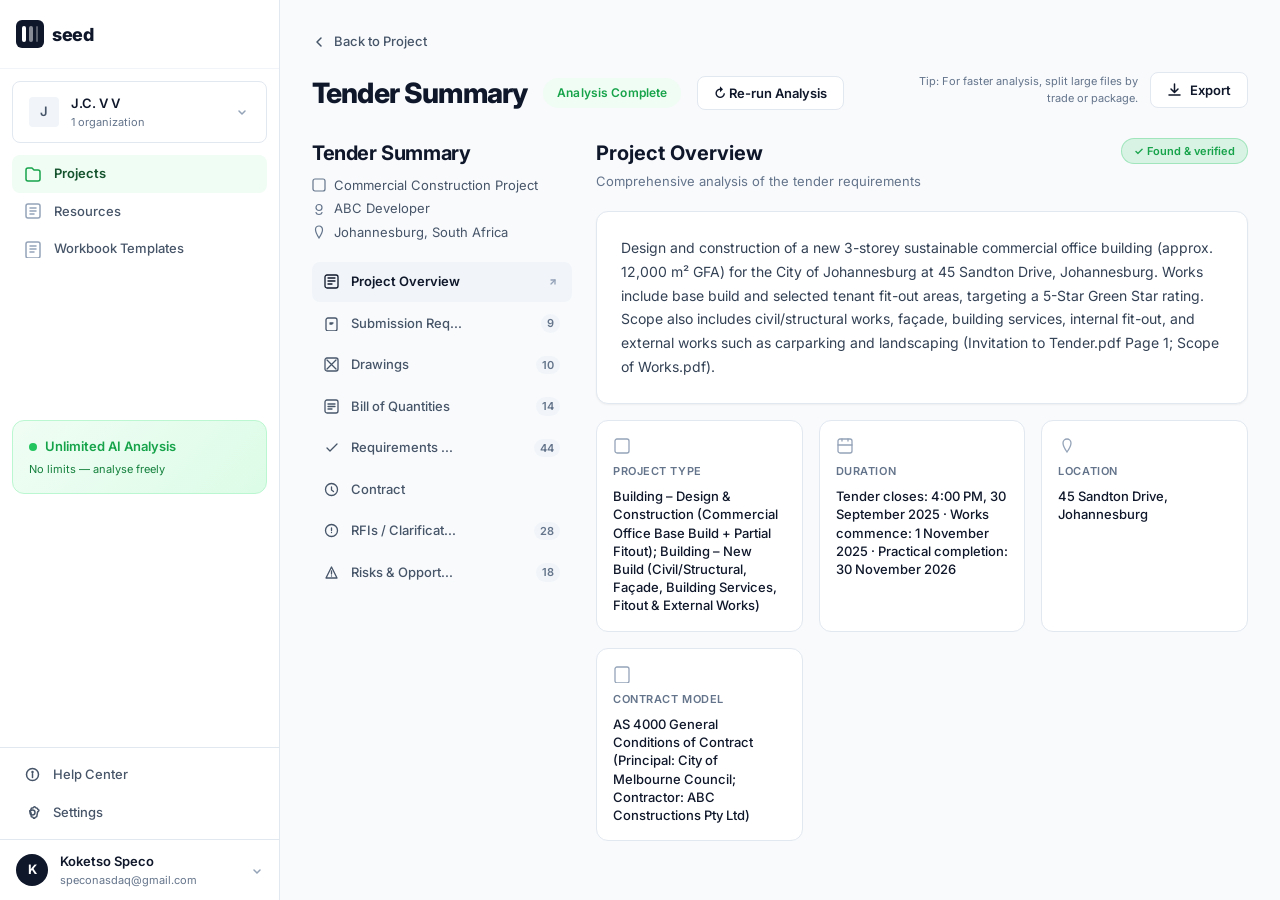
<file: pages/tender-summary.html>
<!DOCTYPE html>
<html lang="en">

<head>
    <meta charset="UTF-8" />
    <meta name="viewport" content="width=device-width, initial-scale=1.0" />
    <title>Tender Summary — SEED</title>
    <link rel="stylesheet" href="../css/global.css" />
    <link rel="stylesheet" href="../css/app.css" />
</head>

<body>
    <div class="app-layout">

        <!-- Sidebar -->
        <aside class="sidebar">
            <div class="sidebar-logo">
                <svg width="28" height="28" viewBox="0 0 28 28" fill="none">
                    <rect width="28" height="28" rx="6" fill="#0F172A" />
                    <rect x="6" y="6" width="4" height="16" rx="2" fill="white" />
                    <rect x="13" y="6" width="4" height="16" rx="2" fill="white" opacity="0.5" />
                    <rect x="20" y="6" width="2" height="16" rx="1" fill="white" opacity="0.3" />
                </svg>
                seed
            </div>
            <div class="org-selector">
                <div class="org-selector-left">
                    <div class="org-avatar">J</div>
                    <div>
                        <div class="org-name">J.C. V V</div>
                        <div class="org-sub">1 organization</div>
                    </div>
                </div>
                <svg width="16" height="16" viewBox="0 0 16 16" fill="none">
                    <path d="M5 7l3 3 3-3" stroke="#94A3B8" stroke-width="1.5" stroke-linecap="round"
                        stroke-linejoin="round" />
                </svg>
            </div>
            <nav class="sidebar-nav">
                <a href="projects.html" class="sidebar-link active">
                    <svg width="18" height="18" viewBox="0 0 18 18" fill="none">
                        <path d="M2 5a2 2 0 012-2h4l2 2h4a2 2 0 012 2v7a2 2 0 01-2 2H4a2 2 0 01-2-2V5z"
                            stroke="currentColor" stroke-width="1.5" stroke-linejoin="round" />
                    </svg>
                    Projects
                </a>
                <a href="resources.html" class="sidebar-link">
                    <svg width="18" height="18" viewBox="0 0 18 18" fill="none">
                        <rect x="2" y="2" width="14" height="14" rx="2" stroke="currentColor" stroke-width="1.5" />
                        <path d="M6 6h6M6 9h6M6 12h4" stroke="currentColor" stroke-width="1.5" stroke-linecap="round" />
                    </svg>
                    Resources
                </a>
                <a href="workbook-templates.html" class="sidebar-link">
                    <svg width="18" height="18" viewBox="0 0 18 18" fill="none">
                        <path d="M4 2h10a2 2 0 012 2v12a2 2 0 01-2 2H4a2 2 0 01-2-2V4a2 2 0 012-2zm2 4h6M6 9h6M6 12h4"
                            stroke="currentColor" stroke-width="1.5" stroke-linecap="round" stroke-linejoin="round" />
                    </svg>
                    Workbook Templates
                </a>
            </nav>
            <div class="sidebar-unlimited" style="margin:12px;">
                <div class="sidebar-unlimited-header">
                    <div class="unlimited-dot"></div>
                    <div class="sidebar-unlimited-title">Unlimited AI Analysis</div>
                </div>
                <div class="sidebar-unlimited-desc">No limits — analyse freely</div>
            </div>
            <div style="flex:1;"></div>
            <div class="sidebar-footer">
                <a href="#" class="sidebar-footer-link"><svg width="17" height="17" viewBox="0 0 17 17" fill="none">
                        <circle cx="8.5" cy="8.5" r="6" stroke="currentColor" stroke-width="1.5" />
                        <path d="M8.5 7.5v4M8.5 5.5a.5.5 0 110 1 .5.5 0 010-1" stroke="currentColor" stroke-width="1.5"
                            stroke-linecap="round" />
                    </svg>Help Center</a>
                <a href="settings.html" class="sidebar-footer-link"><svg width="17" height="17" viewBox="0 0 17 17"
                        fill="none">
                        <path d="M8.5 11a2.5 2.5 0 100-5 2.5 2.5 0 000 5z" stroke="currentColor" stroke-width="1.5" />
                        <path
                            d="M13.5 8.5c0-.4.2-.8.6-1l.3-.2a.9.9 0 000-1.6l-.3-.2a1.1 1.1 0 01-.6-1V5a.9.9 0 00-.9-.9h-.1a1.1 1.1 0 01-1-.6l-.2-.3a.9.9 0 00-1.6 0l-.2.3a1.1 1.1 0 01-1 .6H8a.9.9 0 00-.9.9v.1c0 .4-.2.8-.6 1l-.3.2a.9.9 0 000 1.6l.3.2c.4.2.6.6.6 1V12a.9.9 0 00.9.9h.1c.4 0 .8.2 1 .6l.2.3a.9.9 0 001.6 0l.2-.3c.2-.4.6-.6 1-.6H12a.9.9 0 00.9-.9v-.1z"
                            stroke="currentColor" stroke-width="1.5" />
                    </svg>Settings</a>
            </div>
            <div class="sidebar-user">
                <div class="user-avatar">K</div>
                <div class="user-info">
                    <div class="user-name">Koketso Speco</div>
                    <div class="user-email">speconasdaq@gmail.com</div>
                </div>
                <svg width="14" height="14" viewBox="0 0 14 14" fill="none">
                    <path d="M5 7l3 3 3-3" stroke="#94A3B8" stroke-width="1.5" stroke-linecap="round" />
                </svg>
            </div>
        </aside>

        <main class="main-content">
            <div class="page-content">

                <!-- Top action bar -->
                <div class="breadcrumb">
                    <a href="project-detail.html?id=proj-001">
                        <svg width="14" height="14" viewBox="0 0 14 14" fill="none">
                            <path d="M9 3L5 7l4 4" stroke="currentColor" stroke-width="1.5" stroke-linecap="round"
                                stroke-linejoin="round" />
                        </svg>
                        Back to Project
                    </a>
                </div>

                <div class="tender-page-header">
                    <div style="display:flex;align-items:center;gap:16px;flex-wrap:wrap;">
                        <div>
                            <h1 style="font-size:28px;font-weight:800;letter-spacing:-0.03em;">Tender Summary</h1>
                        </div>
                        <span class="badge badge-green" style="padding:6px 14px;font-size:12px;">Analysis
                            Complete</span>
                        <button class="btn btn-secondary" style="padding:8px 16px;">↻ Re-run Analysis</button>
                    </div>
                    <div class="tender-actions">
                        <span class="tender-tip">Tip: For faster analysis, split large files by trade or package.</span>
                        <button class="btn btn-secondary">
                            <svg width="15" height="15" viewBox="0 0 15 15" fill="none">
                                <path d="M7.5 10V2M4 7l3.5 3.5L11 7" stroke="currentColor" stroke-width="1.5"
                                    stroke-linecap="round" stroke-linejoin="round" />
                                <path d="M2 13h11" stroke="currentColor" stroke-width="1.5" stroke-linecap="round" />
                            </svg>
                            Export
                        </button>
                    </div>
                </div>

                <!-- Tender layout: left nav + main content -->
                <div class="tender-layout">

                    <!-- Left nav panel -->
                    <div class="tender-sidebar-panel">
                        <div class="tender-sidebar-title">Tender Summary</div>
                        <div class="tender-sidebar-meta">
                            <div class="tender-sidebar-meta-item">
                                <svg width="14" height="14" viewBox="0 0 14 14" fill="none">
                                    <rect x="1" y="1" width="12" height="12" rx="2" stroke="#64748B"
                                        stroke-width="1.2" />
                                </svg>
                                Commercial Construction Project
                            </div>
                            <div class="tender-sidebar-meta-item">
                                <svg width="14" height="14" viewBox="0 0 14 14" fill="none">
                                    <circle cx="7" cy="5.5" r="3" stroke="#64748B" stroke-width="1.2" />
                                    <path d="M4 10.5s.5 2 3 2 3-2 3-2" stroke="#64748B" stroke-width="1.2"
                                        stroke-linecap="round" />
                                </svg>
                                ABC Developer
                            </div>
                            <div class="tender-sidebar-meta-item">
                                <svg width="14" height="14" viewBox="0 0 14 14" fill="none">
                                    <path
                                        d="M7 1C5.1 1 3.5 2.6 3.5 4.5 3.5 7.5 7 13 7 13s3.5-5.5 3.5-8C10.5 2.6 8.9 1 7 1z"
                                        stroke="#64748B" stroke-width="1.2" />
                                </svg>
                                Johannesburg, South Africa
                            </div>
                        </div>

                        <nav class="tender-nav" id="tenderNav">
                            <div class="tender-nav-item active" onclick="showSection('overview', this)">
                                <div class="tender-nav-item-left">
                                    <svg width="15" height="15" viewBox="0 0 15 15" fill="none">
                                        <rect x="1" y="1" width="13" height="13" rx="2" stroke="currentColor"
                                            stroke-width="1.3" />
                                        <path d="M4 4h7M4 7h7M4 10h4" stroke="currentColor" stroke-width="1.3"
                                            stroke-linecap="round" />
                                    </svg>
                                    Project Overview
                                </div>
                                <svg width="14" height="14" viewBox="0 0 14 14" fill="none">
                                    <path d="M5 9l4-4" stroke="#94A3B8" stroke-width="1.3" stroke-linecap="round" />
                                    <path d="M9 9V5H5" stroke="#94A3B8" stroke-width="1.3" stroke-linecap="round"
                                        stroke-linejoin="round" />
                                </svg>
                            </div>
                            <div class="tender-nav-item" onclick="showSection('submission', this)">
                                <div class="tender-nav-item-left">
                                    <svg width="15" height="15" viewBox="0 0 15 15" fill="none">
                                        <path
                                            d="M4 2h7a2 2 0 012 2v9a2 2 0 01-2 2H4a2 2 0 01-2-2V4a2 2 0 012-2zm2 5h3M6 8h2"
                                            stroke="currentColor" stroke-width="1.3" stroke-linecap="round"
                                            stroke-linejoin="round" />
                                    </svg>
                                    Submission Req...
                                </div>
                                <span class="tender-nav-count">9</span>
                            </div>
                            <div class="tender-nav-item" onclick="showSection('drawings', this)">
                                <div class="tender-nav-item-left">
                                    <svg width="15" height="15" viewBox="0 0 15 15" fill="none">
                                        <path d="M3 3l9 9M3 12l9-9" stroke="currentColor" stroke-width="1.3"
                                            stroke-linecap="round" />
                                        <rect x="1" y="1" width="13" height="13" rx="2" stroke="currentColor"
                                            stroke-width="1.3" />
                                    </svg>
                                    Drawings
                                </div>
                                <span class="tender-nav-count">10</span>
                            </div>
                            <div class="tender-nav-item" onclick="showSection('boq', this)">
                                <div class="tender-nav-item-left">
                                    <svg width="15" height="15" viewBox="0 0 15 15" fill="none">
                                        <rect x="1" y="1" width="13" height="13" rx="2" stroke="currentColor"
                                            stroke-width="1.3" />
                                        <path d="M4 5h7M4 7.5h7M4 10h4" stroke="currentColor" stroke-width="1.3"
                                            stroke-linecap="round" />
                                    </svg>
                                    Bill of Quantities
                                </div>
                                <span class="tender-nav-count">14</span>
                            </div>
                            <div class="tender-nav-item" onclick="showSection('requirements', this)">
                                <div class="tender-nav-item-left">
                                    <svg width="15" height="15" viewBox="0 0 15 15" fill="none">
                                        <path d="M13 4L6 11l-3-3" stroke="currentColor" stroke-width="1.3"
                                            stroke-linecap="round" stroke-linejoin="round" />
                                    </svg>
                                    Requirements ...
                                </div>
                                <span class="tender-nav-count">44</span>
                            </div>
                            <div class="tender-nav-item" onclick="showSection('contract', this)">
                                <div class="tender-nav-item-left">
                                    <svg width="15" height="15" viewBox="0 0 15 15" fill="none">
                                        <circle cx="7.5" cy="7.5" r="6" stroke="currentColor" stroke-width="1.3" />
                                        <path d="M7.5 5v3l2 1.5" stroke="currentColor" stroke-width="1.3"
                                            stroke-linecap="round" />
                                    </svg>
                                    Contract
                                </div>
                            </div>
                            <div class="tender-nav-item" onclick="showSection('rfis', this)">
                                <div class="tender-nav-item-left">
                                    <svg width="15" height="15" viewBox="0 0 15 15" fill="none">
                                        <circle cx="7.5" cy="7.5" r="6" stroke="currentColor" stroke-width="1.3" />
                                        <path d="M7.5 5v2.5m0 2h.01" stroke="currentColor" stroke-width="1.3"
                                            stroke-linecap="round" />
                                    </svg>
                                    RFIs / Clarificat...
                                </div>
                                <span class="tender-nav-count">28</span>
                            </div>
                            <div class="tender-nav-item" onclick="showSection('risks', this)">
                                <div class="tender-nav-item-left">
                                    <svg width="15" height="15" viewBox="0 0 15 15" fill="none">
                                        <path d="M7.5 2L2 13h11L7.5 2z" stroke="currentColor" stroke-width="1.3"
                                            stroke-linejoin="round" />
                                        <path d="M7.5 6v3m0 2h.01" stroke="currentColor" stroke-width="1.3"
                                            stroke-linecap="round" />
                                    </svg>
                                    Risks & Opport...
                                </div>
                                <span class="tender-nav-count">18</span>
                            </div>
                        </nav>
                    </div>

                    <!-- Main content area -->
                    <div class="tender-main">

                        <!-- ── PROJECT OVERVIEW ── -->
                        <div class="tender-section active" id="section-overview">
                            <div
                                style="display:flex;align-items:flex-start;justify-content:space-between;margin-bottom:20px;">
                                <div>
                                    <h2 style="font-size:20px;font-weight:700;margin-bottom:4px;">Project Overview</h2>
                                    <p style="font-size:13px;color:#64748B;">Comprehensive analysis of the tender
                                        requirements</p>
                                </div>
                                <span class="found-badge">✓ Found &amp; verified</span>
                            </div>
                            <div class="card" style="padding:24px;margin-bottom:16px;">
                                <p style="font-size:14px;color:#334155;line-height:1.7;">Design and construction of a
                                    new 3-storey sustainable commercial office building (approx. 12,000 m² GFA) for the
                                    City of Johannesburg at 45 Sandton Drive, Johannesburg. Works include base
                                    build and selected tenant fit-out areas, targeting a 5-Star Green Star rating. Scope
                                    also includes civil/structural works, façade, building services, internal fit-out,
                                    and external works such as carparking and landscaping (Invitation to Tender.pdf Page
                                    1; Scope of Works.pdf).</p>
                            </div>
                            <div class="info-grid">
                                <div class="info-card">
                                    <div class="info-card-icon"><svg width="18" height="18" viewBox="0 0 18 18"
                                            fill="none">
                                            <rect x="2" y="2" width="14" height="14" rx="2" stroke="#94A3B8"
                                                stroke-width="1.3" />
                                        </svg></div>
                                    <div class="info-card-label">PROJECT TYPE</div>
                                    <div class="info-card-value">Building – Design &amp; Construction (Commercial Office
                                        Base Build + Partial Fitout); Building – New Build (Civil/Structural, Façade,
                                        Building Services, Fitout &amp; External Works)</div>
                                </div>
                                <div class="info-card">
                                    <div class="info-card-icon"><svg width="18" height="18" viewBox="0 0 18 18"
                                            fill="none">
                                            <rect x="2" y="2" width="14" height="14" rx="2" stroke="#94A3B8"
                                                stroke-width="1.3" />
                                            <path d="M6 2v2M12 2v2M2 8h14" stroke="#94A3B8" stroke-width="1.3"
                                                stroke-linecap="round" />
                                        </svg></div>
                                    <div class="info-card-label">DURATION</div>
                                    <div class="info-card-value">Tender closes: 4:00 PM, 30 September 2025 · Works
                                        commence: 1 November 2025 · Practical completion: 30 November 2026</div>
                                </div>
                                <div class="info-card">
                                    <div class="info-card-icon"><svg width="18" height="18" viewBox="0 0 18 18"
                                            fill="none">
                                            <path d="M9 2C6.8 2 5 3.8 5 6c0 3.3 4 9 4 9s4-5.7 4-9c0-2.2-1.8-4-4-4z"
                                                stroke="#94A3B8" stroke-width="1.3" />
                                        </svg></div>
                                    <div class="info-card-label">LOCATION</div>
                                    <div class="info-card-value">45 Sandton Drive, Johannesburg</div>
                                </div>
                                <div class="info-card">
                                    <div class="info-card-icon"><svg width="18" height="18" viewBox="0 0 18 18"
                                            fill="none">
                                            <path d="M4 2h10a2 2 0 012 2v12a2 2 0 01-2 2H4a2 2 0 01-2-2V4a2 2 0 012-2z"
                                                stroke="#94A3B8" stroke-width="1.3" />
                                        </svg></div>
                                    <div class="info-card-label">CONTRACT MODEL</div>
                                    <div class="info-card-value">AS 4000 General Conditions of Contract (Principal: City
                                        of Melbourne Council; Contractor: ABC Constructions Pty Ltd)</div>
                                </div>
                            </div>
                        </div>

                        <!-- ── SUBMISSION REQUIREMENTS ── -->
                        <div class="tender-section" id="section-submission">
                            <div class="section-header-navy">
                                <div class="section-header-title">📋 Submission Completeness Checklist</div>
                                <div class="section-header-desc">Ensure all required documents are prepared and
                                    submitted before the deadline</div>
                            </div>
                            <div class="info-grid" style="grid-template-columns:repeat(3,1fr);margin-bottom:20px;">
                                <div class="info-card">
                                    <div class="info-card-label">CLOSING DATE</div>
                                    <div class="info-card-value">4:00 PM, 30 September 2025 (also stated as 4:00 PM,
                                        30th September 2025).</div>
                                </div>
                                <div class="info-card">
                                    <div class="info-card-label">SUBMISSION METHOD</div>
                                    <div class="info-card-value">City of Johannesburg Procurement Portal. Invitation to
                                        Tender also requires two hard copies and one electronic copy.</div>
                                </div>
                                <div class="info-card">
                                    <div class="info-card-label">REQUIRED ITEMS</div>
                                    <div class="info-card-value">Conflicting counts stated: 5 required items (Invitation
                                        to Tender) and 7 required items (Tender Returnable Schedule).</div>
                                </div>
                            </div>
                            <h3 style="font-size:16px;font-weight:700;margin-bottom:4px;">Required Submission Components
                            </h3>
                            <p style="font-size:13px;color:#64748B;margin-bottom:16px;">Check each item against your
                                actual submission files</p>
                            <div class="table-wrapper">
                                <table>
                                    <thead>
                                        <tr>
                                            <th>Required</th>
                                            <th>Document</th>
                                            <th>Description</th>
                                            <th>Reference</th>
                                        </tr>
                                    </thead>
                                    <tbody id="submissionTable"></tbody>
                                </table>
                            </div>
                        </div>

                        <!-- ── DRAWINGS ── -->
                        <div class="tender-section" id="section-drawings">
                            <div class="section-header-green">
                                <div class="section-header-title">📐 Drawing Summary</div>
                                <div class="section-header-desc">Executive summary, key quantities, and pricing impacts
                                    from drawings</div>
                            </div>
                            <div class="card" style="padding:24px;margin-bottom:20px;">
                                <div
                                    style="display:flex;align-items:center;justify-content:space-between;margin-bottom:16px;">
                                    <div style="display:flex;align-items:center;gap:8px;"><svg width="16" height="16"
                                            viewBox="0 0 16 16" fill="none">
                                            <path d="M4 2h8a2 2 0 012 2v10a2 2 0 01-2 2H4a2 2 0 01-2-2V4a2 2 0 012-2z"
                                                stroke="#64748B" stroke-width="1.3" />
                                        </svg><strong style="font-size:15px;">Executive Summary</strong></div>
                                    <span class="badge badge-gray">All Drawings, Pages 1–10</span>
                                </div>
                                <p style="font-size:13px;color:#475569;line-height:1.7;">The drawing set covers site
                                    establishment, clearing and grubbing, bulk earthworks to form a berm (imported fill
                                    placement and compaction), and excavation of a 2-ft (approx 600mm) deep sediment
                                    basin, including temporary erosion and sediment controls, drainage tie-ins, and
                                    reinstatement. Quantities are primarily driven by clearing extents, fill volumes for
                                    the berm, sediment basin excavation/spoil management, and erosion-control materials
                                    (silt fence, geotextile, aggregate, outlet protection). Several items require
                                    contractor confirmation (exact haul distances, disposal locations, groundwater
                                    conditions, existing services depths, and final set-out), representing key pricing
                                    risk areas.</p>
                            </div>
                            <h3 style="font-size:15px;font-weight:700;margin-bottom:4px;">
                                <svg width="14" height="14" viewBox="0 0 14 14" fill="none"
                                    style="display:inline;vertical-align:middle;margin-right:4px;">
                                    <path d="M7 1l1.5 3H12l-2.5 2 1 3L7 7.5 4.5 9l1-3L3 4h3.5L7 1z" fill="#64748B" />
                                </svg>
                                Key Quantities
                            </h3>
                            <div class="table-wrapper" style="margin-top:12px;">
                                <table>
                                    <thead>
                                        <tr>
                                            <th>Item</th>
                                            <th>Quantity</th>
                                            <th>Source</th>
                                        </tr>
                                    </thead>
                                    <tbody id="drawingsTable"></tbody>
                                </table>
                            </div>
                        </div>

                        <!-- ── BILL OF QUANTITIES ── -->
                        <div class="tender-section" id="section-boq">
                            <div class="section-header-blue">
                                <div class="section-header-title">📊 Bill of Quantities</div>
                                <div class="section-header-desc">14 trade groups extracted from tender documents</div>
                            </div>
                            <div id="boqContent"></div>
                        </div>

                        <!-- ── REQUIREMENTS REGISTER ── -->
                        <div class="tender-section" id="section-requirements">
                            <div
                                style="display:flex;align-items:center;justify-content:space-between;margin-bottom:20px;">
                                <div>
                                    <h2 style="font-size:20px;font-weight:700;">Requirements Register <span
                                            style="font-size:14px;font-weight:500;color:#64748B;">44 items</span></h2>
                                    <p style="font-size:13px;color:#64748B;margin-top:2px;">Here is a complete list of
                                        pricing requirements from the tender documents</p>
                                </div>
                                <button class="btn btn-secondary btn-sm">Export CSV</button>
                            </div>
                            <div class="table-wrapper">
                                <table>
                                    <thead>
                                        <tr>
                                            <th>ID</th>
                                            <th>Description</th>
                                            <th>Quantity Basis</th>
                                            <th>Source</th>
                                            <th>Citations</th>
                                        </tr>
                                    </thead>
                                    <tbody id="reqTable"></tbody>
                                </table>
                            </div>
                        </div>

                        <!-- ── CONTRACT ── -->
                        <div class="tender-section" id="section-contract">
                            <div class="section-header-amber">
                                <div class="section-header-title">📄 Contract Review</div>
                                <div class="section-header-desc">Key contract terms, payment conditions, and risk items
                                </div>
                            </div>
                            <div class="info-grid" style="grid-template-columns:repeat(2,1fr);margin-bottom:20px;">
                                <div class="info-card">
                                    <div class="info-card-label">CONTRACT MODEL</div>
                                    <div class="info-card-value">AS 4000 – General Conditions of Contract</div>
                                </div>
                                <div class="info-card">
                                    <div class="info-card-label">PRINCIPAL</div>
                                    <div class="info-card-value">City of Johannesburg</div>
                                </div>
                                <div class="info-card">
                                    <div class="info-card-label">PAYMENT TERMS</div>
                                    <div class="info-card-value">Monthly progress claims assessed within 15 business
                                        days; payment within 10 days of assessment</div>
                                </div>
                                <div class="info-card">
                                    <div class="info-card-label">RETENTION</div>
                                    <div class="info-card-value">5% of each progress claim, capped at 2.5% of contract
                                        sum</div>
                                </div>
                                <div class="info-card">
                                    <div class="info-card-label">DEFECTS LIABILITY</div>
                                    <div class="info-card-value">12 months from practical completion</div>
                                </div>
                                <div class="info-card" style="background:#FEF2F2;border-color:#FECACA;">
                                    <div class="info-card-label" style="color:#B91C1C;">⚠️ LIQUIDATED DAMAGES</div>
                                    <div class="info-card-value" style="color:#7F1D1D;font-weight:700;">R8,500 per day
                                        — Review recommended</div>
                                </div>
                            </div>
                            <h3 style="font-size:15px;font-weight:700;margin-bottom:12px;">Key Contract Risk Items</h3>
                            <div id="contractRisks"></div>
                        </div>

                        <!-- ── RFIs ── -->
                        <div class="tender-section" id="section-rfis">
                            <div
                                style="display:flex;align-items:center;justify-content:space-between;margin-bottom:20px;">
                                <div>
                                    <h2 style="font-size:20px;font-weight:700;">RFIs / Clarifications <span
                                            style="font-size:14px;font-weight:500;color:#64748B;">28 items</span></h2>
                                    <p style="font-size:13px;color:#64748B;margin-top:2px;">Questions to raise with the
                                        principal before tender close</p>
                                </div>
                                <div style="display:flex;gap:8px;">
                                    <button class="btn btn-secondary btn-sm">Export</button>
                                    <button class="btn btn-primary btn-sm">+ Add RFI</button>
                                </div>
                            </div>
                            <div class="table-wrapper">
                                <table>
                                    <thead>
                                        <tr>
                                            <th>ID</th>
                                            <th>Question</th>
                                            <th>Priority</th>
                                            <th>Status</th>
                                            <th></th>
                                        </tr>
                                    </thead>
                                    <tbody id="rfiTable"></tbody>
                                </table>
                            </div>
                        </div>

                        <!-- ── RISKS ── -->
                        <div class="tender-section" id="section-risks">
                            <div
                                style="display:flex;align-items:center;justify-content:space-between;margin-bottom:20px;">
                                <div>
                                    <h2 style="font-size:20px;font-weight:700;">Risks &amp; Opportunities <span
                                            style="font-size:14px;font-weight:500;color:#64748B;">18 items</span></h2>
                                    <p style="font-size:13px;color:#64748B;margin-top:2px;">AI-identified risks and
                                        opportunities from the tender documents</p>
                                </div>
                                <div style="display:flex;gap:8px;">
                                    <button class="btn btn-secondary btn-sm">Export</button>
                                </div>
                            </div>
                            <div id="risksContainer"></div>
                        </div>

                    </div><!-- /tender-main -->
                </div><!-- /tender-layout -->
            </div>
        </main>
    </div>

    <script src="../js/data.js"></script>
    <script>
        const ta = SEED_DATA.tenderAnalysis['proj-001'];

        // ── SUBMISSION TABLE ──
        document.getElementById('submissionTable').innerHTML = ta.submissionRequirements.components.map(c => `
    <tr>
      <td>${c.required ? '<span style="color:#22C55E;font-weight:700;font-size:16px;">✓</span>' : '<span style="color:#94A3B8;font-size:16px;">○</span>'}</td>
      <td style="font-weight:600;">${c.document}</td>
      <td style="color:#334155;">${c.description}</td>
      <td style="font-size:12px;color:#64748B;">${c.reference}</td>
    </tr>`).join('');

        // ── DRAWINGS TABLE ──
        document.getElementById('drawingsTable').innerHTML = ta.drawings.keyQuantities.map(q => `
    <tr>
      <td style="font-weight:500;">${q.item}</td>
      <td style="font-weight:700;color:#2563EB;">${q.quantity}</td>
      <td style="font-size:12px;color:#64748B;">${q.source}</td>
    </tr>`).join('');

        // ── BOQ ──
        document.getElementById('boqContent').innerHTML = ta.billOfQuantities.map(g => `
    <div style="margin-bottom:20px;">
      <div style="padding:10px 16px;background:#0F172A;color:#FFF;border-radius:8px 8px 0 0;font-size:12px;font-weight:700;letter-spacing:0.05em;">${g.trade}</div>
      <div class="table-wrapper" style="border-radius:0 0 8px 8px;border-top:none;">
        <table><thead><tr><th>Item</th><th>Description</th><th>Qty</th><th>Unit</th><th>Rate</th><th>Amount</th></tr></thead>
        <tbody>${g.items.map(i => `<tr><td style="font-weight:600;color:#64748B;">${i.id}</td><td>${i.description}</td><td>${i.qty}</td><td>${i.unit}</td><td style="font-weight:500;">${i.rate}</td><td style="font-weight:700;">${i.amount}</td></tr>`).join('')}</tbody></table>
      </div>
    </div>`).join('');

        // ── REQUIREMENTS TABLE ──
        document.getElementById('reqTable').innerHTML = ta.requirementsRegister.map(r => `
    <tr>
      <td style="font-weight:700;color:#64748B;white-space:nowrap;">${r.id}</td>
      <td style="max-width:320px;">${r.description}</td>
      <td style="color:#64748B;">${r.quantityBasis}</td>
      <td style="font-size:12px;color:#94A3B8;">${r.source}</td>
      <td><span class="R{r.citation === 'EXPLICIT' ? 'cite-explicit' : 'cite-implicit'}">${r.citation}</span></td>
    </tr>`).join('');

        // ── CONTRACT RISKS ──
        document.getElementById('contractRisks').innerHTML = ta.contract.keyRisks.map(r => `
    <div style="display:flex;align-items:center;gap:16px;padding:14px 16px;border:1px solid #E2E8F0;border-radius:10px;margin-bottom:8px;background:#FFF;">
      <span class="badge ${r.severity === 'HIGH' ? 'badge-red' : r.severity === 'MEDIUM' ? 'badge-yellow' : 'badge-green'}">${r.severity}</span>
      <span style="font-size:13px;">${r.risk}</span>
    </div>`).join('');

        // ── RFI TABLE ──
        document.getElementById('rfiTable').innerHTML = ta.rfis.map(r => `
    <tr>
      <td style="font-weight:700;color:#64748B;white-space:nowrap;">${r.id}</td>
      <td style="max-width:480px;">${r.question}</td>
      <td><span class="badge ${r.priority === 'HIGH' ? 'badge-red' : r.priority === 'MEDIUM' ? 'badge-yellow' : 'badge-gray'}">${r.priority}</span></td>
      <td><span class="badge badge-blue">${r.status}</span></td>
      <td><button class="btn btn-ghost btn-sm">Mark Resolved</button></td>
    </tr>`).join('');

        // ── RISKS ──
        document.getElementById('risksContainer').innerHTML = ta.risks.map(r => `
    <div class="risk-card">
      <div class="risk-card-left">
        <div style="display:flex;align-items:center;gap:10px;margin-bottom:8px;">
          <span class="badge ${r.level === 'HIGH' ? 'badge-red' : r.level === 'MEDIUM' ? 'badge-yellow' : 'badge-gray'}">${r.level}</span>
          <div class="risk-card-title">${r.title}</div>
        </div>
        <div class="risk-card-desc">${r.description}</div>
        <div class="risk-card-mitigation">💡 <strong>Mitigation:</strong> ${r.mitigation}</div>
      </div>
    </div>`).join('');

        // ── Navigation ──
        function showSection(name, el) {
            document.querySelectorAll('.tender-nav-item').forEach(i => i.classList.remove('active'));
            document.querySelectorAll('.tender-section').forEach(s => s.classList.remove('active'));
            el.classList.add('active');
            document.getElementById('section-' + name).classList.add('active');
            window.scrollTo(0, 0);
        }
    </script>
</body>

</html>
</file>
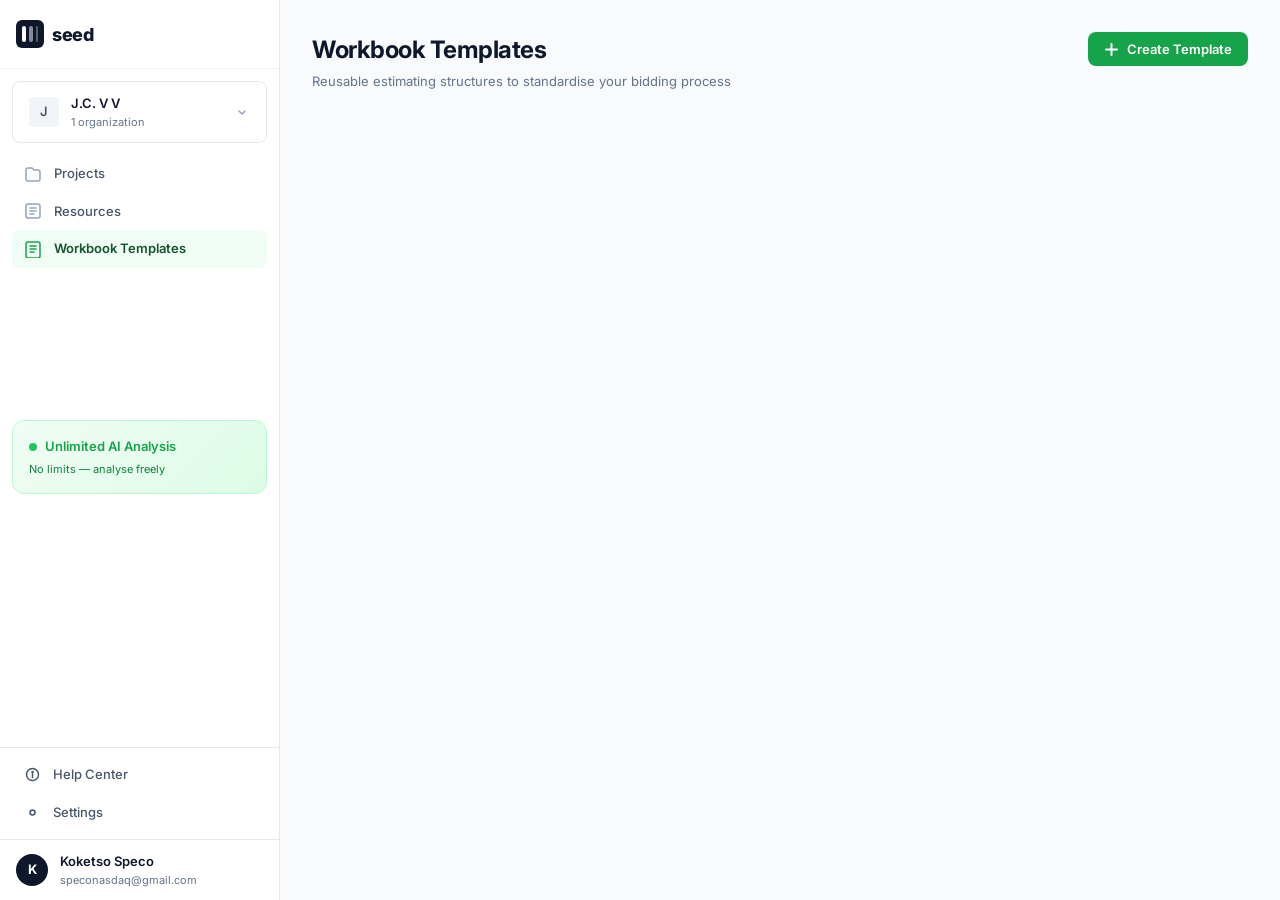
<file: pages/workbook-templates.html>
<!DOCTYPE html>
<html lang="en">

<head>
    <meta charset="UTF-8" />
    <meta name="viewport" content="width=device-width, initial-scale=1.0" />
    <title>Workbook Templates — SEED</title>
    <link rel="stylesheet" href="../css/global.css" />
    <link rel="stylesheet" href="../css/app.css" />
</head>

<body>
    <div class="app-layout">
        <aside class="sidebar">
            <div class="sidebar-logo">
                <svg width="28" height="28" viewBox="0 0 28 28" fill="none">
                    <rect width="28" height="28" rx="6" fill="#0F172A" />
                    <rect x="6" y="6" width="4" height="16" rx="2" fill="white" />
                    <rect x="13" y="6" width="4" height="16" rx="2" fill="white" opacity="0.5" />
                    <rect x="20" y="6" width="2" height="16" rx="1" fill="white" opacity="0.3" />
                </svg>
                seed
            </div>
            <div class="org-selector">
                <div class="org-selector-left">
                    <div class="org-avatar">J</div>
                    <div>
                        <div class="org-name">J.C. V V</div>
                        <div class="org-sub">1 organization</div>
                    </div>
                </div><svg width="16" height="16" viewBox="0 0 16 16" fill="none">
                    <path d="M5 7l3 3 3-3" stroke="#94A3B8" stroke-width="1.5" stroke-linecap="round"
                        stroke-linejoin="round" />
                </svg>
            </div>
            <nav class="sidebar-nav">
                <a href="projects.html" class="sidebar-link"><svg width="18" height="18" viewBox="0 0 18 18"
                        fill="none">
                        <path d="M2 5a2 2 0 012-2h4l2 2h4a2 2 0 012 2v7a2 2 0 01-2 2H4a2 2 0 01-2-2V5z"
                            stroke="currentColor" stroke-width="1.5" stroke-linejoin="round" />
                    </svg>Projects</a>
                <a href="resources.html" class="sidebar-link"><svg width="18" height="18" viewBox="0 0 18 18"
                        fill="none">
                        <rect x="2" y="2" width="14" height="14" rx="2" stroke="currentColor" stroke-width="1.5" />
                        <path d="M6 6h6M6 9h6M6 12h4" stroke="currentColor" stroke-width="1.5" stroke-linecap="round" />
                    </svg>Resources</a>
                <a href="workbook-templates.html" class="sidebar-link active"><svg width="18" height="18"
                        viewBox="0 0 18 18" fill="none">
                        <path d="M4 2h10a2 2 0 012 2v12a2 2 0 01-2 2H4a2 2 0 01-2-2V4a2 2 0 012-2zm2 4h6M6 9h6M6 12h4"
                            stroke="currentColor" stroke-width="1.5" stroke-linecap="round" stroke-linejoin="round" />
                    </svg>Workbook Templates</a>
            </nav>
            <div class="sidebar-unlimited" style="margin:12px;">
                <div class="sidebar-unlimited-header">
                    <div class="unlimited-dot"></div>
                    <div class="sidebar-unlimited-title">Unlimited AI Analysis</div>
                </div>
                <div class="sidebar-unlimited-desc">No limits — analyse freely</div>
            </div>
            <div style="flex:1;"></div>
            <div class="sidebar-footer">
                <a href="#" class="sidebar-footer-link"><svg width="17" height="17" viewBox="0 0 17 17" fill="none">
                        <circle cx="8.5" cy="8.5" r="6" stroke="currentColor" stroke-width="1.5" />
                        <path d="M8.5 7.5v4M8.5 5.5a.5.5 0 110 1 .5.5 0 010-1" stroke="currentColor" stroke-width="1.5"
                            stroke-linecap="round" />
                    </svg>Help Center</a>
                <a href="settings.html" class="sidebar-footer-link"><svg width="17" height="17" viewBox="0 0 17 17"
                        fill="none">
                        <path d="M8.5 11a2.5 2.5 0 100-5 2.5 2.5 0 000 5z" stroke="currentColor" stroke-width="1.5" />
                    </svg>Settings</a>
            </div>
            <div class="sidebar-user">
                <div class="user-avatar">K</div>
                <div class="user-info">
                    <div class="user-name">Koketso Speco</div>
                    <div class="user-email">speconasdaq@gmail.com</div>
                </div>
            </div>
        </aside>

        <main class="main-content">
            <div class="page-content">
                <div class="page-header">
                    <div>
                        <h1 class="page-title">Workbook Templates</h1>
                        <p class="page-subtitle">Reusable estimating structures to standardise your bidding process</p>
                    </div>
                    <button class="btn btn-primary" onclick="openCreateModal()">
                        <svg width="15" height="15" viewBox="0 0 15 15" fill="none">
                            <path d="M7.5 2v11M2 7.5h11" stroke="currentColor" stroke-width="2"
                                stroke-linecap="round" />
                        </svg>
                        Create Template
                    </button>
                </div>

                <div id="templatesGrid"
                    style="display:grid;grid-template-columns:repeat(auto-fill,minmax(300px,1fr));gap:20px;"></div>
            </div>
        </main>
    </div>

    <!-- Create Template Modal -->
    <div class="modal-overlay" id="createModal">
        <div class="modal">
            <div class="modal-header">
                <div>
                    <h2 style="font-size:17px;font-weight:700;">Create Template</h2>
                    <p style="font-size:12px;color:#64748B;margin-top:2px;">Build a reusable estimating workbook</p>
                </div>
                <button class="btn btn-ghost btn-icon" onclick="closeModal()"><svg width="16" height="16"
                        viewBox="0 0 16 16" fill="none">
                        <path d="M4 4l8 8M12 4l-8 8" stroke="currentColor" stroke-width="1.8" stroke-linecap="round" />
                    </svg></button>
            </div>
            <div class="modal-body" style="display:grid;gap:14px;">
                <div><label class="form-label">Template Name *</label><input class="form-input" id="tmplName"
                        placeholder="e.g. Formwork Package" /></div>
                <div><label class="form-label">Description</label><textarea class="form-input" id="tmplDesc" rows="2"
                        placeholder="Briefly describe what this template covers"></textarea></div>
            </div>
            <div class="modal-footer">
                <button class="btn btn-secondary" onclick="closeModal()">Cancel</button>
                <button class="btn btn-primary" onclick="createTemplate()">Create Template</button>
            </div>
        </div>
    </div>

    <script src="../js/data.js"></script>
    <script>
        let templates = [...SEED_DATA.workbookTemplates];

        const iconColors = ['#3B82F6', '#22C55E', '#F59E0B', '#8B5CF6', '#F97316', '#06B6D4'];

        function renderTemplates() {
            document.getElementById('templatesGrid').innerHTML = templates.map((t, i) => `
      <div class="card" style="padding:0;overflow:hidden;cursor:pointer;transition:all 0.2s;" onmouseenter="this.style.transform='translateY(-2px)';this.style.boxShadow='0 10px 20px rgba(0,0,0,0.1)'" onmouseleave="this.style.transform='';this.style.boxShadow=''">
        <div style="height:6px;background:${iconColors[i % iconColors.length]};"></div>
        <div style="padding:20px;">
          <div style="display:flex;align-items:flex-start;justify-content:space-between;margin-bottom:10px;">
            <div style="width:40px;height:40px;background:${iconColors[i % iconColors.length]}18;border-radius:10px;display:flex;align-items:center;justify-content:center;">
              <svg width="18" height="18" viewBox="0 0 18 18" fill="none"><path d="M4 2h10a2 2 0 012 2v12a2 2 0 01-2 2H4a2 2 0 01-2-2V4a2 2 0 012-2zm2 4h6M6 9h6M6 12h4" stroke="R{iconColors[i % iconColors.length]}" stroke-width="1.5" stroke-linecap="round" stroke-linejoin="round"/></svg>
            </div>
            <div style="display:flex;gap:4px;">
              <button class="btn btn-ghost btn-icon btn-sm" title="Duplicate">⧉</button>
              <button class="btn btn-ghost btn-icon btn-sm" title="Delete" onclick="event.stopPropagation();deleteTemplate('R{t.id}')">
                <svg width="13" height="13" viewBox="0 0 13 13" fill="none"><path d="M1.5 3h10M5 3V1.5h3V3M4 3l.5 7.5h4L9 3" stroke="currentColor" stroke-width="1.3" stroke-linecap="round" stroke-linejoin="round"/></svg>
              </button>
            </div>
          </div>
          <div style="font-size:15px;font-weight:700;color:#0F172A;margin-bottom:6px;">${t.name}</div>
          <div style="font-size:12px;color:#64748B;line-height:1.5;margin-bottom:14px;">${t.desc}</div>
          <div style="display:flex;align-items:center;justify-content:space-between;font-size:11px;color:#94A3B8;">
            <span>${t.items} items</span>
            <span>Updated ${t.updated}</span>
          </div>
        </div>
      </div>`).join('');
        }

        function openCreateModal() { document.getElementById('createModal').classList.add('active'); }
        function closeModal() { document.getElementById('createModal').classList.remove('active'); }

        function createTemplate() {
            const name = document.getElementById('tmplName').value.trim();
            if (!name) return;
            templates.unshift({ id: 't' + Date.now(), name, desc: document.getElementById('tmplDesc').value || 'Custom template', items: 0, updated: 'Feb 2026' });
            renderTemplates();
            closeModal();
        }

        function deleteTemplate(id) {
            if (confirm('Delete this template?')) { templates = templates.filter(t => t.id !== id); renderTemplates(); }
        }

        document.getElementById('createModal').addEventListener('click', e => { if (e.target === e.currentTarget) closeModal(); });
        renderTemplates();
    </script>
</body>

</html>
</file>
<file: css/global.css>
/* =========================================
   SEED — GLOBAL DESIGN SYSTEM
   ========================================= */

@import url('https://fonts.googleapis.com/css2?family=Inter:wght@300;400;500;600;700;800&display=swap');

/* ── CSS Custom Properties ── */
:root {
  /* Colors */
  --color-navy: #0F172A;
  --color-navy-800: #1E293B;
  --color-navy-700: #334155;
  --color-navy-600: #475569;
  --color-navy-500: #64748B;
  --color-navy-400: #94A3B8;
  --color-navy-300: #CBD5E1;
  --color-navy-200: #E2E8F0;
  --color-navy-100: #F1F5F9;
  --color-navy-50: #F8FAFC;

  --color-bg: #F8FAFC;
  --color-surface: #FFFFFF;
  --color-border: #E2E8F0;
  --color-border-light: #F1F5F9;

  --color-blue: #3B82F6;
  --color-blue-dark: #2563EB;
  --color-blue-light: #EFF6FF;

  /* SEED Brand Green (primary accent) */
  --color-brand: #16A34A;
  --color-brand-dark: #14532D;
  --color-brand-mid: #22C55E;
  --color-brand-light: #F0FDF4;
  --color-brand-bg: #DCFCE7;

  --color-green: #22C55E;
  --color-green-dark: #16A34A;
  --color-green-light: #F0FDF4;

  --color-yellow: #F59E0B;
  --color-yellow-light: #FFFBEB;

  --color-red: #EF4444;
  --color-red-light: #FEF2F2;

  --color-purple: #8B5CF6;
  --color-purple-light: #F5F3FF;

  --color-orange: #F97316;
  --color-orange-light: #FFF7ED;

  /* Typography */
  --font-family: 'Inter', -apple-system, BlinkMacSystemFont, 'Segoe UI', sans-serif;
  --font-size-xs: 11px;
  --font-size-sm: 13px;
  --font-size-base: 14px;
  --font-size-md: 15px;
  --font-size-lg: 16px;
  --font-size-xl: 18px;
  --font-size-2xl: 20px;
  --font-size-3xl: 24px;
  --font-size-4xl: 30px;
  --font-size-5xl: 36px;
  --font-size-6xl: 48px;
  --font-size-7xl: 60px;

  /* Spacing */
  --space-1: 4px;
  --space-2: 8px;
  --space-3: 12px;
  --space-4: 16px;
  --space-5: 20px;
  --space-6: 24px;
  --space-8: 32px;
  --space-10: 40px;
  --space-12: 48px;
  --space-16: 64px;

  /* Border Radius */
  --radius-sm: 4px;
  --radius-md: 8px;
  --radius-lg: 12px;
  --radius-xl: 16px;
  --radius-2xl: 24px;
  --radius-full: 9999px;

  /* Shadows */
  --shadow-xs: 0 1px 2px rgba(0, 0, 0, 0.05);
  --shadow-sm: 0 1px 3px rgba(0, 0, 0, 0.1), 0 1px 2px rgba(0, 0, 0, 0.06);
  --shadow-md: 0 4px 6px rgba(0, 0, 0, 0.07), 0 2px 4px rgba(0, 0, 0, 0.06);
  --shadow-lg: 0 10px 15px rgba(0, 0, 0, 0.1), 0 4px 6px rgba(0, 0, 0, 0.05);
  --shadow-xl: 0 20px 25px rgba(0, 0, 0, 0.1), 0 10px 10px rgba(0, 0, 0, 0.04);
  --shadow-2xl: 0 25px 50px rgba(0, 0, 0, 0.25);

  /* Transitions */
  --transition-fast: 150ms ease;
  --transition-base: 200ms ease;
  --transition-slow: 300ms ease;

  /* Layout */
  --sidebar-width: 280px;
  --nav-height: 64px;
}

/* ── Reset & Base ── */
*,
*::before,
*::after {
  box-sizing: border-box;
  margin: 0;
  padding: 0;
}

html {
  font-size: 16px;
  scroll-behavior: smooth;
  -webkit-font-smoothing: antialiased;
  -moz-osx-font-smoothing: grayscale;
}

body {
  font-family: var(--font-family);
  font-size: var(--font-size-base);
  color: var(--color-navy);
  background-color: var(--color-bg);
  line-height: 1.5;
}

a {
  text-decoration: none;
  color: inherit;
}

button {
  cursor: pointer;
  font-family: var(--font-family);
  border: none;
  background: none;
}

input,
textarea,
select {
  font-family: var(--font-family);
  font-size: var(--font-size-base);
}

img,
svg {
  display: block;
}

ul,
ol {
  list-style: none;
}

/* ── Utility Classes ── */
.sr-only {
  position: absolute;
  width: 1px;
  height: 1px;
  padding: 0;
  margin: -1px;
  overflow: hidden;
  clip: rect(0, 0, 0, 0);
  white-space: nowrap;
  border: 0;
}

.text-sm {
  font-size: var(--font-size-sm);
}

.text-base {
  font-size: var(--font-size-base);
}

.text-lg {
  font-size: var(--font-size-lg);
}

.text-xl {
  font-size: var(--font-size-xl);
}

.text-2xl {
  font-size: var(--font-size-2xl);
}

.text-3xl {
  font-size: var(--font-size-3xl);
}

.font-medium {
  font-weight: 500;
}

.font-semibold {
  font-weight: 600;
}

.font-bold {
  font-weight: 700;
}

.text-muted {
  color: var(--color-navy-500);
}

.text-sm-muted {
  font-size: var(--font-size-sm);
  color: var(--color-navy-500);
}

/* ── Badge System ── */
.badge {
  display: inline-flex;
  align-items: center;
  gap: var(--space-1);
  padding: 2px 8px;
  border-radius: var(--radius-full);
  font-size: var(--font-size-xs);
  font-weight: 600;
  letter-spacing: 0.01em;
}

.badge-green {
  background: var(--color-green-light);
  color: var(--color-green-dark);
}

.badge-yellow {
  background: var(--color-yellow-light);
  color: #92400E;
}

.badge-blue {
  background: var(--color-blue-light);
  color: var(--color-blue-dark);
}

.badge-red {
  background: var(--color-red-light);
  color: #B91C1C;
}

.badge-purple {
  background: var(--color-purple-light);
  color: #6D28D9;
}

.badge-orange {
  background: var(--color-orange-light);
  color: #C2410C;
}

.badge-gray {
  background: var(--color-navy-100);
  color: var(--color-navy-600);
}

.badge-navy {
  background: var(--color-navy);
  color: #FFFFFF;
}

/* ── Button System ── */
.btn {
  display: inline-flex;
  align-items: center;
  justify-content: center;
  gap: var(--space-2);
  padding: 9px 16px;
  border-radius: var(--radius-md);
  font-size: var(--font-size-sm);
  font-weight: 600;
  transition: all var(--transition-fast);
  white-space: nowrap;
}

.btn-primary {
  background: var(--color-brand);
  color: #FFF;
}

.btn-primary:hover {
  background: #15803D;
  transform: translateY(-1px);
  box-shadow: 0 4px 12px rgba(22, 163, 74, 0.35);
}

.btn-secondary {
  background: var(--color-surface);
  color: var(--color-navy);
  border: 1px solid var(--color-border);
}

.btn-secondary:hover {
  background: var(--color-navy-50);
  border-color: var(--color-navy-300);
}

.btn-ghost {
  background: transparent;
  color: var(--color-navy-600);
}

.btn-ghost:hover {
  background: var(--color-navy-100);
  color: var(--color-navy);
}

.btn-sm {
  padding: 6px 12px;
  font-size: var(--font-size-xs);
}

.btn-lg {
  padding: 12px 24px;
  font-size: var(--font-size-md);
  border-radius: var(--radius-lg);
}

.btn-icon {
  padding: 8px;
  border-radius: var(--radius-md);
}

/* ── Card ── */
.card {
  background: var(--color-surface);
  border: 1px solid var(--color-border);
  border-radius: var(--radius-lg);
  box-shadow: var(--shadow-xs);
}

/* ── Form Controls ── */
.form-label {
  display: block;
  font-size: var(--font-size-sm);
  font-weight: 500;
  color: var(--color-navy-700);
  margin-bottom: var(--space-2);
}

.form-input {
  width: 100%;
  padding: 9px 12px;
  border: 1px solid var(--color-border);
  border-radius: var(--radius-md);
  font-size: var(--font-size-sm);
  color: var(--color-navy);
  background: var(--color-surface);
  transition: border-color var(--transition-fast), box-shadow var(--transition-fast);
  outline: none;
}

.form-input:focus {
  border-color: var(--color-brand);
  box-shadow: 0 0 0 3px rgba(22, 163, 74, 0.12);
}

.form-input::placeholder {
  color: var(--color-navy-400);
}

select.form-input {
  appearance: none;
  background-image: url("data:image/svg+xml,%3Csvg xmlns='http://www.w3.org/2000/svg' width='12' height='12' viewBox='0 0 12 12'%3E%3Cpath fill='%2364748B' d='M6 8L1 3h10z'/%3E%3C/svg%3E");
  background-repeat: no-repeat;
  background-position: right 12px center;
  padding-right: 36px;
}

/* ── Table ── */
.table-wrapper {
  overflow-x: auto;
  border: 1px solid var(--color-border);
  border-radius: var(--radius-lg);
}

table {
  width: 100%;
  border-collapse: collapse;
}

thead th {
  padding: 10px 16px;
  text-align: left;
  font-size: var(--font-size-xs);
  font-weight: 600;
  color: var(--color-navy-500);
  text-transform: uppercase;
  letter-spacing: 0.05em;
  background: var(--color-navy-50);
  border-bottom: 1px solid var(--color-border);
}

tbody td {
  padding: 12px 16px;
  font-size: var(--font-size-sm);
  border-bottom: 1px solid var(--color-border-light);
  vertical-align: top;
}

tbody tr:last-child td {
  border-bottom: none;
}

tbody tr:hover {
  background: var(--color-navy-50);
}

/* ── Divider ── */
.divider {
  height: 1px;
  background: var(--color-border);
  margin: var(--space-6) 0;
}

/* ── Modal ── */
.modal-overlay {
  position: fixed;
  inset: 0;
  background: rgba(15, 23, 42, 0.5);
  backdrop-filter: blur(4px);
  display: flex;
  align-items: center;
  justify-content: center;
  z-index: 1000;
  opacity: 0;
  pointer-events: none;
  transition: opacity var(--transition-base);
}

.modal-overlay.active {
  opacity: 1;
  pointer-events: all;
}

.modal {
  background: var(--color-surface);
  border-radius: var(--radius-xl);
  box-shadow: var(--shadow-2xl);
  width: 100%;
  max-width: 520px;
  max-height: 90vh;
  overflow-y: auto;
  transform: translateY(16px) scale(0.98);
  transition: transform var(--transition-base);
}

.modal-overlay.active .modal {
  transform: translateY(0) scale(1);
}

.modal-header {
  display: flex;
  align-items: center;
  justify-content: space-between;
  padding: var(--space-6);
  border-bottom: 1px solid var(--color-border);
}

.modal-body {
  padding: var(--space-6);
}

.modal-footer {
  display: flex;
  justify-content: flex-end;
  gap: var(--space-3);
  padding: var(--space-4) var(--space-6);
  border-top: 1px solid var(--color-border);
}

/* ── Empty State ── */
.empty-state {
  display: flex;
  flex-direction: column;
  align-items: center;
  justify-content: center;
  padding: var(--space-16) var(--space-6);
  text-align: center;
  gap: var(--space-4);
}

.empty-state-icon {
  width: 56px;
  height: 56px;
  background: var(--color-navy-100);
  border-radius: var(--radius-xl);
  display: flex;
  align-items: center;
  justify-content: center;
  color: var(--color-navy-500);
}

.empty-state-title {
  font-size: var(--font-size-lg);
  font-weight: 600;
  color: var(--color-navy);
}

.empty-state-desc {
  font-size: var(--font-size-sm);
  color: var(--color-navy-500);
  max-width: 320px;
}

/* ── Scrollbar ── */
::-webkit-scrollbar {
  width: 6px;
  height: 6px;
}

::-webkit-scrollbar-track {
  background: transparent;
}

::-webkit-scrollbar-thumb {
  background: var(--color-navy-300);
  border-radius: var(--radius-full);
}

::-webkit-scrollbar-thumb:hover {
  background: var(--color-navy-400);
}

/* ── Animations ── */
@keyframes fadeIn {
  from {
    opacity: 0;
    transform: translateY(8px);
  }

  to {
    opacity: 1;
    transform: translateY(0);
  }
}

@keyframes spin {
  to {
    transform: rotate(360deg);
  }
}

.animate-fade-in {
  animation: fadeIn 0.3s ease forwards;
}

.animate-spin {
  animation: spin 1s linear infinite;
}

/* ── Responsive Helpers ── */
@media (max-width: 768px) {
  .hide-mobile {
    display: none !important;
  }
}

@media (min-width: 769px) {
  .hide-desktop {
    display: none !important;
  }
}
</file>
<file: css/landing.css>
/* =========================================
   SEED — LANDING PAGE STYLES
   ========================================= */

/* ── Navbar ── */
.nav {
    position: fixed;
    top: 0;
    left: 0;
    right: 0;
    z-index: 200;
    display: flex;
    align-items: center;
    justify-content: space-between;
    padding: 0 var(--space-8);
    height: var(--nav-height);
    background: rgba(255, 255, 255, 0.85);
    backdrop-filter: blur(12px);
    border-bottom: 1px solid rgba(226, 232, 240, 0.6);
    transition: all var(--transition-base);
}

.nav.scrolled {
    background: rgba(255, 255, 255, 0.97);
    box-shadow: var(--shadow-sm);
}

.nav-logo {
    display: flex;
    align-items: center;
    gap: var(--space-2);
    font-size: var(--font-size-xl);
    font-weight: 800;
    color: var(--color-navy);
    letter-spacing: -0.02em;
    text-decoration: none;
}

.nav-links {
    display: flex;
    align-items: center;
    gap: var(--space-8);
}

.nav-link {
    font-size: var(--font-size-sm);
    font-weight: 500;
    color: var(--color-navy-600);
    transition: color var(--transition-fast);
    text-decoration: none;
}

.nav-link:hover {
    color: var(--color-navy);
}

.nav-cta {
    display: flex;
    align-items: center;
    align-items: center;
    gap: var(--space-2);
    padding: 9px 18px;
    background: var(--color-brand);
    color: #FFF;
    border-radius: var(--radius-lg);
    font-size: var(--font-size-sm);
    font-weight: 600;
    transition: all var(--transition-fast);
    text-decoration: none;
}

.nav-cta:hover {
    background: #15803D;
    transform: translateY(-1px);
    box-shadow: 0 4px 12px rgba(22, 163, 74, 0.35);
}

/* ── Landing Sections Base ── */
.landing-page {
    background: var(--color-bg);
    overflow-x: hidden;
}

section {
    position: relative;
}

/* ── Hero ── */
.hero {
    min-height: 100vh;
    display: flex;
    flex-direction: column;
    align-items: center;
    justify-content: center;
    text-align: center;
    padding: 120px var(--space-6) var(--space-16);
    background: linear-gradient(180deg, #FFFFFF 0%, #F1F5F9 100%);
}

.hero-badge {
    display: inline-flex;
    align-items: center;
    gap: var(--space-2);
    padding: 6px 14px;
    background: linear-gradient(135deg, #16A34A, #22C55E);
    color: #FFF;
    border-radius: var(--radius-full);
    font-size: var(--font-size-xs);
    font-weight: 700;
    letter-spacing: 0.05em;
    text-transform: uppercase;
    margin-bottom: var(--space-6);
    box-shadow: 0 4px 14px rgba(22, 163, 74, 0.3);
}

.hero-badge-dot {
    width: 6px;
    height: 6px;
    background: rgba(255, 255, 255, 0.8);
    border-radius: 50%;
}

.hero-title {
    font-size: clamp(42px, 7vw, var(--font-size-7xl));
    font-weight: 800;
    color: var(--color-navy);
    letter-spacing: -0.04em;
    line-height: 1.05;
    max-width: 800px;
    margin-bottom: var(--space-5);
}

.hero-subtitle {
    font-size: var(--font-size-xl);
    color: var(--color-navy-500);
    max-width: 540px;
    line-height: 1.6;
    margin-bottom: var(--space-8);
}

.hero-ctas {
    display: flex;
    align-items: center;
    gap: var(--space-4);
    flex-wrap: wrap;
    justify-content: center;
    margin-bottom: var(--space-6);
}

.hero-btn-primary {
    display: flex;
    align-items: center;
    gap: var(--space-2);
    padding: 14px 28px;
    background: var(--color-brand);
    color: #FFF;
    border-radius: var(--radius-lg);
    font-size: var(--font-size-md);
    font-weight: 700;
    transition: all var(--transition-base);
    text-decoration: none;
}

.hero-btn-primary:hover {
    background: #15803D;
    transform: translateY(-2px);
    box-shadow: 0 8px 24px rgba(22, 163, 74, 0.35);
}

.hero-btn-secondary {
    display: flex;
    align-items: center;
    gap: var(--space-2);
    padding: 14px 20px;
    color: var(--color-navy-600);
    font-size: var(--font-size-md);
    font-weight: 500;
    transition: color var(--transition-fast);
    text-decoration: none;
}

.hero-btn-secondary:hover {
    color: var(--color-navy);
}

.hero-social-proof {
    font-size: var(--font-size-sm);
    color: var(--color-navy-400);
    display: flex;
    align-items: center;
    gap: var(--space-2);
}

.hero-social-proof strong {
    color: var(--color-navy-600);
}

.hero-mockup {
    margin-top: var(--space-10);
    max-width: 960px;
    width: 100%;
    background: var(--color-surface);
    border-radius: var(--radius-2xl);
    border: 1px solid var(--color-border);
    box-shadow: 0 40px 80px rgba(15, 23, 42, 0.12), 0 0 0 1px rgba(0, 0, 0, 0.04);
    overflow: hidden;
}

.mockup-bar {
    display: flex;
    align-items: center;
    gap: var(--space-2);
    padding: var(--space-3) var(--space-4);
    background: var(--color-navy-50);
    border-bottom: 1px solid var(--color-border);
}

.mockup-dot {
    width: 10px;
    height: 10px;
    border-radius: 50%;
}

.mockup-dot.red {
    background: #FC5753;
}

.mockup-dot.yellow {
    background: #FDBC40;
}

.mockup-dot.green {
    background: #34C749;
}

.mockup-url {
    flex: 1;
    text-align: center;
    font-size: var(--font-size-xs);
    color: var(--color-navy-400);
    background: var(--color-surface);
    border: 1px solid var(--color-border);
    border-radius: var(--radius-full);
    padding: 3px 16px;
    max-width: 320px;
    margin: 0 auto;
}

.mockup-screen {
    display: flex;
    height: 480px;
}

.mockup-sidebar {
    width: 220px;
    background: var(--color-surface);
    border-right: 1px solid var(--color-border);
    padding: var(--space-4);
}

.mockup-sidebar-logo {
    font-size: var(--font-size-md);
    font-weight: 800;
    color: var(--color-navy);
    margin-bottom: var(--space-4);
}

.mockup-nav-item {
    padding: 8px 10px;
    border-radius: var(--radius-sm);
    font-size: var(--font-size-xs);
    color: var(--color-navy-600);
    margin-bottom: 2px;
}

.mockup-nav-item.active {
    background: var(--color-navy-100);
    color: var(--color-navy);
    font-weight: 600;
}

.mockup-content {
    flex: 1;
    padding: var(--space-5);
    overflow: hidden;
    background: var(--color-bg);
}

.mockup-page-title {
    font-size: var(--font-size-lg);
    font-weight: 700;
    margin-bottom: var(--space-4);
}

.mockup-card {
    background: var(--color-surface);
    border: 1px solid var(--color-border);
    border-radius: var(--radius-md);
    padding: var(--space-4);
    margin-bottom: var(--space-3);
}

.mockup-card-title {
    font-size: var(--font-size-sm);
    font-weight: 600;
    margin-bottom: var(--space-2);
}

.mockup-row {
    display: flex;
    gap: var(--space-2);
    margin-bottom: var(--space-2);
}

.mockup-chip {
    background: var(--color-navy-100);
    border-radius: var(--radius-full);
    padding: 4px 10px;
    font-size: 11px;
    color: var(--color-navy-600);
}

.mockup-chip.green {
    background: var(--color-green-light);
    color: var(--color-green-dark);
}

.mockup-bar-item {
    height: 8px;
    border-radius: var(--radius-full);
    background: var(--color-navy-200);
    flex: 1;
}

.mockup-bar-item.accent {
    background: linear-gradient(90deg, var(--color-brand), #22C55E);
    max-width: 70%;
}

.mockup-analysis-item {
    display: flex;
    justify-content: space-between;
    padding: var(--space-2) 0;
    border-bottom: 1px solid var(--color-border-light);
    font-size: 11px;
}

.mockup-analysis-item:last-child {
    border-bottom: none;
}

.mockup-badge {
    padding: 2px 8px;
    border-radius: var(--radius-full);
    font-size: 10px;
    font-weight: 600;
}

/* ── Value Prop Section ── */
.value-prop {
    padding: var(--space-16) var(--space-6);
    text-align: center;
    background: #FFF;
}

.section-eyebrow {
    display: inline-flex;
    align-items: center;
    gap: var(--space-2);
    background: var(--color-navy-50);
    border: 1px solid var(--color-border);
    border-radius: var(--radius-full);
    padding: 6px 14px;
    font-size: var(--font-size-xs);
    font-weight: 600;
    color: var(--color-navy-600);
    letter-spacing: 0.03em;
    margin-bottom: var(--space-5);
}

.section-title {
    font-size: clamp(32px, 5vw, var(--font-size-5xl));
    font-weight: 800;
    color: var(--color-navy);
    letter-spacing: -0.03em;
    line-height: 1.1;
    margin-bottom: var(--space-4);
    max-width: 720px;
    margin-left: auto;
    margin-right: auto;
}

.section-desc {
    font-size: var(--font-size-lg);
    color: var(--color-navy-500);
    max-width: 520px;
    margin: 0 auto;
    line-height: 1.6;
}

/* ── Feature Sections ── */
.features-section {
    padding: var(--space-10) var(--space-6) var(--space-16);
    background: #FFF;
}

.feature-block {
    display: grid;
    grid-template-columns: 1fr 1fr;
    gap: var(--space-16);
    align-items: center;
    max-width: 1100px;
    margin: 0 auto var(--space-16);
}

.feature-block.reverse {
    direction: rtl;
}

.feature-block.reverse>* {
    direction: ltr;
}

.feature-content {}

.feature-title {
    font-size: clamp(24px, 3vw, var(--font-size-4xl));
    font-weight: 800;
    color: var(--color-navy);
    letter-spacing: -0.03em;
    line-height: 1.15;
    margin-bottom: var(--space-4);
}

.feature-desc {
    font-size: var(--font-size-md);
    color: var(--color-navy-500);
    line-height: 1.7;
    margin-bottom: var(--space-5);
}

.feature-list {
    display: flex;
    flex-direction: column;
    gap: var(--space-3);
}

.feature-list-item {
    display: flex;
    align-items: flex-start;
    gap: var(--space-3);
    font-size: var(--font-size-sm);
    color: var(--color-navy-600);
}

.feature-list-check {
    width: 18px;
    height: 18px;
    background: var(--color-green-light);
    border-radius: 50%;
    display: flex;
    align-items: center;
    justify-content: center;
    flex-shrink: 0;
    margin-top: 2px;
    color: var(--color-green-dark);
}

.feature-visual {
    background: linear-gradient(135deg, #F8FAFC, #EFF6FF);
    border: 1px solid var(--color-border);
    border-radius: var(--radius-2xl);
    padding: var(--space-6);
    box-shadow: var(--shadow-xl);
    overflow: hidden;
    min-height: 360px;
    position: relative;
}

.feature-visual.green-bg {
    background: linear-gradient(135deg, #F0FDF4, #DCFCE7);
    border-color: #BBF7D0;
}

.feature-visual.amber-bg {
    background: linear-gradient(135deg, #FFF7ED, #FEF3C7);
    border-color: #FDE68A;
}

/* ── Pricing Section ── */
.pricing-section {
    padding: var(--space-16) var(--space-6);
    background: var(--color-bg);
}

.pricing-card {
    max-width: 720px;
    margin: var(--space-10) auto 0;
    background: var(--color-surface);
    border: 1px solid var(--color-border);
    border-radius: var(--radius-2xl);
    padding: var(--space-8);
    box-shadow: var(--shadow-lg);
    display: grid;
    grid-template-columns: 1fr 1fr;
    gap: var(--space-8);
}

.pricing-left-title {
    font-size: var(--font-size-2xl);
    font-weight: 700;
    margin-bottom: var(--space-4);
}

.pricing-subtitle {
    font-size: var(--font-size-sm);
    color: var(--color-navy-500);
    line-height: 1.6;
    margin-bottom: var(--space-5);
}

.pricing-tags {
    display: flex;
    gap: var(--space-3);
    flex-wrap: wrap;
}

.pricing-tag {
    display: flex;
    align-items: center;
    gap: var(--space-2);
    padding: 8px 14px;
    background: var(--color-navy-50);
    border: 1px solid var(--color-border);
    border-radius: var(--radius-md);
    font-size: var(--font-size-sm);
    font-weight: 500;
    color: var(--color-navy-600);
}

.pricing-items-title {
    font-size: var(--font-size-md);
    font-weight: 700;
    margin-bottom: var(--space-4);
}

.pricing-item {
    display: flex;
    align-items: center;
    justify-content: space-between;
    padding: var(--space-3) 0;
    border-bottom: 1px solid var(--color-border-light);
    font-size: var(--font-size-sm);
}

.pricing-item:last-child {
    border-bottom: none;
}

.pricing-item-included {
    font-size: var(--font-size-xs);
    font-weight: 600;
    color: var(--color-green-dark);
    background: var(--color-green-light);
    padding: 2px 8px;
    border-radius: var(--radius-full);
}

/* ── CTA Section ── */
.cta-section {
    padding: var(--space-16) var(--space-6);
    background: linear-gradient(180deg, #F1F5F9 0%, #E2E8F0 100%);
    text-align: center;
}

.cta-title {
    font-size: clamp(32px, 5vw, var(--font-size-5xl));
    font-weight: 800;
    color: var(--color-navy);
    letter-spacing: -0.03em;
    line-height: 1.1;
    margin-bottom: var(--space-4);
}

.cta-title-blue {
    color: var(--color-brand);
}

.cta-desc {
    font-size: var(--font-size-lg);
    color: var(--color-navy-500);
    max-width: 520px;
    margin: 0 auto var(--space-8);
    line-height: 1.6;
}

.cta-buttons {
    display: flex;
    align-items: center;
    justify-content: center;
    gap: var(--space-4);
    flex-wrap: wrap;
}

.cta-guarantee {
    display: flex;
    align-items: center;
    gap: var(--space-2);
    padding: 10px 16px;
    border: 1px solid var(--color-border);
    border-radius: var(--radius-full);
    font-size: var(--font-size-sm);
    color: var(--color-navy-600);
    font-weight: 500;
    background: rgba(255, 255, 255, 0.7);
}

/* ── Footer ── */
.footer {
    background: var(--color-navy);
    color: rgba(255, 255, 255, 0.7);
    padding: var(--space-12) var(--space-8) var(--space-8);
}

.footer-grid {
    display: grid;
    grid-template-columns: 2fr 1fr 1fr;
    gap: var(--space-12);
    max-width: 1100px;
    margin: 0 auto var(--space-10);
}

.footer-logo {
    display: flex;
    align-items: center;
    gap: var(--space-2);
    font-size: var(--font-size-xl);
    font-weight: 800;
    color: #FFF;
    letter-spacing: -0.02em;
    margin-bottom: var(--space-4);
}

.footer-tagline {
    font-size: var(--font-size-sm);
    line-height: 1.6;
    max-width: 280px;
}

.footer-col-title {
    font-size: var(--font-size-xs);
    font-weight: 700;
    color: #FFF;
    text-transform: uppercase;
    letter-spacing: 0.08em;
    margin-bottom: var(--space-4);
}

.footer-link {
    display: block;
    font-size: var(--font-size-sm);
    color: rgba(255, 255, 255, 0.6);
    padding: var(--space-1) 0;
    transition: color var(--transition-fast);
}

.footer-link:hover {
    color: #FFF;
}

.footer-bottom {
    border-top: 1px solid rgba(255, 255, 255, 0.1);
    padding-top: var(--space-6);
    text-align: center;
    font-size: var(--font-size-sm);
    max-width: 1100px;
    margin: 0 auto;
}

/* ── Container ── */
.container {
    max-width: 1100px;
    margin: 0 auto;
}

/* ── Responsive ── */
@media (max-width: 900px) {
    .feature-block {
        grid-template-columns: 1fr;
        gap: var(--space-8);
    }

    .feature-block.reverse {
        direction: ltr;
    }

    .pricing-card {
        grid-template-columns: 1fr;
    }

    .footer-grid {
        grid-template-columns: 1fr 1fr;
    }
}

@media (max-width: 600px) {
    .nav {
        padding: 0 var(--space-4);
    }

    .nav-links {
        display: none;
    }

    .hero-title {
        font-size: 36px;
    }

    .footer-grid {
        grid-template-columns: 1fr;
    }

    .hero-ctas {
        flex-direction: column;
    }
}
</file>
<file: css/app.css>
/* =========================================
   SEED — APP SHELL STYLES
   ========================================= */

/* ── App Layout ── */
.app-layout {
    display: flex;
    min-height: 100vh;
    background: var(--color-bg);
}

/* ── Sidebar ── */
.sidebar {
    width: var(--sidebar-width);
    background: var(--color-surface);
    border-right: 1px solid var(--color-border);
    display: flex;
    flex-direction: column;
    position: fixed;
    top: 0;
    left: 0;
    height: 100vh;
    overflow-y: auto;
    z-index: 100;
    transition: transform var(--transition-base);
}

.sidebar-logo {
    display: flex;
    align-items: center;
    gap: var(--space-2);
    padding: var(--space-5) var(--space-4);
    font-size: var(--font-size-xl);
    font-weight: 800;
    color: var(--color-navy);
    letter-spacing: -0.02em;
    border-bottom: 1px solid var(--color-border-light);
}

/* Org Selector */
.org-selector {
    display: flex;
    align-items: center;
    justify-content: space-between;
    padding: var(--space-3) var(--space-4);
    margin: var(--space-3) var(--space-3) 0;
    border-radius: var(--radius-md);
    border: 1px solid var(--color-border);
    cursor: pointer;
    transition: background var(--transition-fast);
}

.org-selector:hover {
    background: var(--color-navy-50);
}

.org-selector-left {
    display: flex;
    align-items: center;
    gap: var(--space-3);
}

.org-avatar {
    width: 30px;
    height: 30px;
    background: var(--color-navy-100);
    border-radius: var(--radius-sm);
    display: flex;
    align-items: center;
    justify-content: center;
    font-size: var(--font-size-sm);
    font-weight: 600;
    color: var(--color-navy-600);
}

.org-name {
    font-size: var(--font-size-sm);
    font-weight: 600;
    color: var(--color-navy);
}

.org-sub {
    font-size: var(--font-size-xs);
    color: var(--color-navy-500);
}

/* Sidebar Nav */
.sidebar-nav {
    flex: 1;
    padding: var(--space-3);
}

.sidebar-link {
    display: flex;
    align-items: center;
    gap: var(--space-3);
    padding: 9px var(--space-3);
    border-radius: var(--radius-md);
    font-size: var(--font-size-sm);
    font-weight: 500;
    color: var(--color-navy-600);
    transition: all var(--transition-fast);
    cursor: pointer;
    text-decoration: none;
}

.sidebar-link:hover {
    background: var(--color-navy-50);
    color: var(--color-navy);
}

.sidebar-link.active {
    background: var(--color-brand-light);
    color: var(--color-brand-dark);
    font-weight: 600;
}

.sidebar-link svg {
    flex-shrink: 0;
    color: var(--color-navy-400);
}

.sidebar-link.active svg,
.sidebar-link:hover svg {
    color: var(--color-brand);
}

/* Tour / Onboarding */
.sidebar-tour-btn {
    display: flex;
    align-items: center;
    gap: var(--space-2);
    width: calc(100% - 24px);
    margin: var(--space-2) var(--space-3);
    padding: 10px var(--space-3);
    background: var(--color-navy);
    color: #FFF;
    border-radius: var(--radius-md);
    font-size: var(--font-size-sm);
    font-weight: 600;
    cursor: pointer;
    transition: background var(--transition-fast);
}

.sidebar-tour-btn:hover {
    background: var(--color-navy-800);
}

.sidebar-onboarding {
    margin: var(--space-1) var(--space-3);
    padding: var(--space-3);
    font-size: var(--font-size-sm);
    color: var(--color-navy-600);
    cursor: pointer;
    border-radius: var(--radius-md);
    transition: background var(--transition-fast);
    font-weight: 500;
}

.sidebar-onboarding:hover {
    background: var(--color-navy-50);
    color: var(--color-navy);
}

/* Unlimited badge */
.sidebar-unlimited {
    margin: var(--space-3);
    padding: var(--space-4);
    background: linear-gradient(135deg, #F0FDF4, #DCFCE7);
    border: 1px solid #BBF7D0;
    border-radius: var(--radius-lg);
}

.sidebar-unlimited-header {
    display: flex;
    align-items: center;
    gap: var(--space-2);
    margin-bottom: var(--space-1);
}

.unlimited-dot {
    width: 8px;
    height: 8px;
    background: var(--color-green);
    border-radius: 50%;
}

.sidebar-unlimited-title {
    font-size: var(--font-size-sm);
    font-weight: 600;
    color: var(--color-green-dark);
}

.sidebar-unlimited-desc {
    font-size: var(--font-size-xs);
    color: #15803D;
}

/* Sidebar Footer */
.sidebar-footer {
    border-top: 1px solid var(--color-border);
    padding: var(--space-2) var(--space-3);
}

.sidebar-footer-link {
    display: flex;
    align-items: center;
    gap: var(--space-3);
    padding: 9px var(--space-3);
    border-radius: var(--radius-md);
    font-size: var(--font-size-sm);
    font-weight: 500;
    color: var(--color-navy-600);
    cursor: pointer;
    transition: all var(--transition-fast);
}

.sidebar-footer-link:hover {
    background: var(--color-navy-50);
    color: var(--color-navy);
}

.sidebar-user {
    display: flex;
    align-items: center;
    gap: var(--space-3);
    padding: var(--space-3) var(--space-4);
    border-top: 1px solid var(--color-border);
    cursor: pointer;
    transition: background var(--transition-fast);
}

.sidebar-user:hover {
    background: var(--color-navy-50);
}

.user-avatar {
    width: 32px;
    height: 32px;
    background: var(--color-navy);
    border-radius: 50%;
    display: flex;
    align-items: center;
    justify-content: center;
    font-size: var(--font-size-sm);
    font-weight: 700;
    color: #FFF;
    flex-shrink: 0;
}

.user-info {
    flex: 1;
    overflow: hidden;
}

.user-name {
    font-size: var(--font-size-sm);
    font-weight: 600;
    color: var(--color-navy);
    white-space: nowrap;
    overflow: hidden;
    text-overflow: ellipsis;
}

.user-email {
    font-size: var(--font-size-xs);
    color: var(--color-navy-500);
    white-space: nowrap;
    overflow: hidden;
    text-overflow: ellipsis;
}

/* ── Main Content ── */
.main-content {
    margin-left: var(--sidebar-width);
    flex: 1;
    min-height: 100vh;
    display: flex;
    flex-direction: column;
}

.page-content {
    flex: 1;
    padding: var(--space-8);
}

/* ── Page Header ── */
.page-header {
    display: flex;
    align-items: flex-start;
    justify-content: space-between;
    margin-bottom: var(--space-6);
    gap: var(--space-4);
}

.page-title {
    font-size: var(--font-size-3xl);
    font-weight: 700;
    color: var(--color-navy);
    letter-spacing: -0.02em;
}

.page-subtitle {
    font-size: var(--font-size-sm);
    color: var(--color-navy-500);
    margin-top: var(--space-1);
}

/* ── Breadcrumb ── */
.breadcrumb {
    display: flex;
    align-items: center;
    gap: var(--space-2);
    font-size: var(--font-size-sm);
    color: var(--color-navy-500);
    margin-bottom: var(--space-5);
}

.breadcrumb a {
    display: flex;
    align-items: center;
    gap: var(--space-2);
    color: var(--color-navy-600);
    font-weight: 500;
    transition: color var(--transition-fast);
}

.breadcrumb a:hover {
    color: var(--color-navy);
}

/* ── Tab System ── */
.tabs {
    display: flex;
    border-bottom: 1px solid var(--color-border);
    margin-bottom: var(--space-6);
}

.tab-btn {
    padding: 12px var(--space-5);
    font-size: var(--font-size-sm);
    font-weight: 500;
    color: var(--color-navy-500);
    background: none;
    border: none;
    border-bottom: 2px solid transparent;
    cursor: pointer;
    transition: all var(--transition-fast);
    white-space: nowrap;
}

.tab-btn:hover {
    color: var(--color-navy);
    background: var(--color-navy-50);
}

.tab-btn.active {
    color: var(--color-brand-dark);
    font-weight: 600;
    border-bottom-color: var(--color-brand);
}

.tab-panel {
    display: none;
    animation: fadeIn 0.2s ease;
}

.tab-panel.active {
    display: block;
}

/* Sub-tabs */
.sub-tabs {
    display: flex;
    gap: var(--space-2);
    margin-bottom: var(--space-5);
}

.sub-tab-btn {
    display: flex;
    align-items: center;
    gap: var(--space-2);
    padding: 7px 14px;
    border-radius: var(--radius-md);
    font-size: var(--font-size-sm);
    font-weight: 500;
    color: var(--color-navy-500);
    background: none;
    border: 1px solid transparent;
    cursor: pointer;
    transition: all var(--transition-fast);
}

.sub-tab-btn:hover {
    background: var(--color-navy-50);
    color: var(--color-navy);
}

.sub-tab-btn.active {
    background: var(--color-navy-100);
    color: var(--color-navy);
    font-weight: 600;
    border-color: var(--color-navy-200);
}

/* ── Info Grid Cards ── */
.info-grid {
    display: grid;
    grid-template-columns: repeat(auto-fill, minmax(200px, 1fr));
    gap: var(--space-4);
    margin: var(--space-4) 0;
}

.info-card {
    background: var(--color-surface);
    border: 1px solid var(--color-border);
    border-radius: var(--radius-lg);
    padding: var(--space-4);
}

.info-card-icon {
    color: var(--color-navy-400);
    margin-bottom: var(--space-2);
}

.info-card-label {
    font-size: var(--font-size-xs);
    font-weight: 600;
    color: var(--color-navy-500);
    text-transform: uppercase;
    letter-spacing: 0.05em;
    margin-bottom: var(--space-2);
}

.info-card-value {
    font-size: var(--font-size-sm);
    font-weight: 500;
    color: var(--color-navy);
    line-height: 1.4;
}

/* ── Project Cards ── */
.projects-grid {
    display: grid;
    grid-template-columns: repeat(auto-fill, minmax(280px, 1fr));
    gap: var(--space-5);
}

.project-card {
    background: var(--color-surface);
    border: 1px solid var(--color-border);
    border-radius: var(--radius-xl);
    padding: var(--space-5);
    cursor: pointer;
    transition: all var(--transition-base);
    position: relative;
    overflow: hidden;
}

.project-card::before {
    content: '';
    position: absolute;
    top: 0;
    left: 0;
    right: 0;
    height: 3px;
    background: linear-gradient(90deg, var(--color-brand), #22C55E);
    opacity: 0;
    transition: opacity var(--transition-fast);
}

.project-card:hover {
    border-color: var(--color-navy-300);
    box-shadow: var(--shadow-md);
    transform: translateY(-2px);
}

.project-card:hover::before {
    opacity: 1;
}

.project-card-name {
    font-size: var(--font-size-lg);
    font-weight: 700;
    color: var(--color-navy);
    margin-bottom: var(--space-2);
}

.project-card-meta {
    display: flex;
    flex-direction: column;
    gap: var(--space-1);
    margin-bottom: var(--space-4);
}

.project-card-meta-item {
    display: flex;
    align-items: center;
    gap: var(--space-2);
    font-size: var(--font-size-sm);
    color: var(--color-navy-600);
}

.project-card-badges {
    display: flex;
    flex-wrap: wrap;
    gap: var(--space-2);
    margin-bottom: var(--space-4);
}

.project-card-date {
    font-size: var(--font-size-xs);
    color: var(--color-navy-400);
}

/* ── Sample Banner ── */
.sample-banner {
    display: flex;
    align-items: flex-start;
    gap: var(--space-3);
    padding: var(--space-4) var(--space-5);
    background: var(--color-blue-light);
    border: 1px solid #BFDBFE;
    border-radius: var(--radius-lg);
    margin-bottom: var(--space-5);
}

.sample-banner svg {
    color: var(--color-blue);
    flex-shrink: 0;
    margin-top: 2px;
}

.sample-banner-title {
    font-size: var(--font-size-sm);
    font-weight: 600;
    color: var(--color-blue-dark);
}

.sample-banner-desc {
    font-size: var(--font-size-sm);
    color: #1D4ED8;
}

/* ── Project Detail ── */
.project-detail-title {
    display: flex;
    align-items: center;
    gap: var(--space-3);
    flex-wrap: wrap;
}

.project-detail-title h1 {
    font-size: var(--font-size-3xl);
    font-weight: 700;
    letter-spacing: -0.02em;
}

.info-checklist {
    display: flex;
    flex-direction: column;
    gap: var(--space-2);
}

.info-checklist-item {
    display: flex;
    align-items: center;
    gap: var(--space-3);
    font-size: var(--font-size-sm);
    color: var(--color-navy-700);
}

.check-icon {
    width: 20px;
    height: 20px;
    background: var(--color-green-light);
    border-radius: 50%;
    display: flex;
    align-items: center;
    justify-content: center;
    flex-shrink: 0;
    color: var(--color-green-dark);
}

/* ── Work Breakdown ── */
.wbs-section {
    margin-bottom: var(--space-4);
}

.wbs-section-header {
    display: flex;
    align-items: center;
    justify-content: space-between;
    padding: var(--space-4) var(--space-5);
    background: var(--color-navy-50);
    border: 1px solid var(--color-border);
    border-radius: var(--radius-md) var(--radius-md) 0 0;
    cursor: pointer;
    transition: background var(--transition-fast);
}

.wbs-section-header.collapsed {
    border-radius: var(--radius-md);
}

.wbs-section-header:hover {
    background: var(--color-navy-100);
}

.wbs-section-title {
    display: flex;
    align-items: center;
    gap: var(--space-3);
    font-size: var(--font-size-sm);
    font-weight: 600;
    color: var(--color-navy);
}

.wbs-package {
    display: flex;
    align-items: center;
    padding: var(--space-4) var(--space-5);
    background: var(--color-surface);
    border: 1px solid var(--color-border);
    border-top: none;
    gap: var(--space-4);
}

.wbs-package:last-child {
    border-radius: 0 0 var(--radius-md) var(--radius-md);
}

.wbs-package-icon {
    width: 32px;
    height: 32px;
    background: var(--color-navy-100);
    border-radius: var(--radius-sm);
    display: flex;
    align-items: center;
    justify-content: center;
    flex-shrink: 0;
    color: var(--color-navy-500);
}

.wbs-package-info {
    flex: 1;
}

.wbs-package-name {
    font-size: var(--font-size-sm);
    font-weight: 600;
    color: var(--color-navy);
}

.wbs-package-desc {
    font-size: var(--font-size-xs);
    color: var(--color-navy-500);
}

.wbs-package-code {
    font-size: var(--font-size-sm);
    font-weight: 600;
    color: var(--color-navy-600);
    min-width: 40px;
}

.wbs-package-type {
    min-width: 120px;
    font-size: var(--font-size-sm);
    color: var(--color-navy-600);
}

.wbs-package-status {
    min-width: 80px;
}

.wbs-package-actions {
    display: flex;
    gap: var(--space-2);
    color: var(--color-navy-400);
}

.wbs-package-actions button:hover {
    color: var(--color-navy);
}

/* ── Tender Summary Layout ── */
.tender-layout {
    display: flex;
    gap: var(--space-6);
}

.tender-sidebar-panel {
    width: 260px;
    flex-shrink: 0;
}

.tender-sidebar-title {
    font-size: var(--font-size-2xl);
    font-weight: 700;
    letter-spacing: -0.02em;
    margin-bottom: var(--space-2);
}

.tender-sidebar-meta {
    display: flex;
    flex-direction: column;
    gap: var(--space-1);
    font-size: var(--font-size-sm);
    color: var(--color-navy-600);
    margin-bottom: var(--space-5);
}

.tender-sidebar-meta-item {
    display: flex;
    align-items: center;
    gap: var(--space-2);
}

.tender-nav {
    display: flex;
    flex-direction: column;
    gap: 2px;
}

.tender-nav-item {
    display: flex;
    align-items: center;
    justify-content: space-between;
    padding: 10px var(--space-3);
    border-radius: var(--radius-md);
    cursor: pointer;
    transition: all var(--transition-fast);
}

.tender-nav-item:hover {
    background: var(--color-navy-50);
}

.tender-nav-item.active {
    background: var(--color-navy-100);
}

.tender-nav-item-left {
    display: flex;
    align-items: center;
    gap: var(--space-3);
    font-size: var(--font-size-sm);
    font-weight: 500;
    color: var(--color-navy-600);
}

.tender-nav-item.active .tender-nav-item-left {
    color: var(--color-navy);
    font-weight: 600;
}

.tender-nav-count {
    font-size: var(--font-size-xs);
    font-weight: 600;
    color: var(--color-navy-500);
    background: var(--color-navy-100);
    padding: 1px 6px;
    border-radius: var(--radius-full);
}

.tender-main {
    flex: 1;
    min-width: 0;
}

.tender-section {
    display: none;
    animation: fadeIn 0.25s ease;
}

.tender-section.active {
    display: block;
}

/* Tender section header colors */
.section-header-navy {
    padding: var(--space-6);
    border-radius: var(--radius-xl);
    margin-bottom: var(--space-6);
    background: var(--color-navy);
    color: #FFF;
}

.section-header-green {
    padding: var(--space-6);
    border-radius: var(--radius-xl);
    margin-bottom: var(--space-6);
    background: #15803D;
    color: #FFF;
}

.section-header-blue {
    padding: var(--space-6);
    border-radius: var(--radius-xl);
    margin-bottom: var(--space-6);
    background: var(--color-blue-dark);
    color: #FFF;
}

.section-header-amber {
    padding: var(--space-6);
    border-radius: var(--radius-xl);
    margin-bottom: var(--space-6);
    background: #B45309;
    color: #FFF;
}

.section-header-title {
    display: flex;
    align-items: center;
    gap: var(--space-3);
    font-size: var(--font-size-xl);
    font-weight: 700;
    margin-bottom: var(--space-1);
}

.section-header-desc {
    font-size: var(--font-size-sm);
    opacity: 0.85;
}

.found-badge {
    display: inline-flex;
    align-items: center;
    gap: 4px;
    padding: 4px 12px;
    background: rgba(34, 197, 94, 0.15);
    border: 1px solid rgba(34, 197, 94, 0.3);
    border-radius: var(--radius-full);
    font-size: var(--font-size-xs);
    font-weight: 600;
    color: var(--color-green-dark);
}

.cite-explicit {
    background: #F0FDF4;
    color: #15803D;
    border: 1px solid #BBF7D0;
    font-size: 10px;
    font-weight: 700;
    padding: 2px 6px;
    border-radius: 4px;
    display: inline-block;
}

.cite-implicit {
    background: #F5F3FF;
    color: #6D28D9;
    border: 1px solid #DDD6FE;
    font-size: 10px;
    font-weight: 700;
    padding: 2px 6px;
    border-radius: 4px;
    display: inline-block;
}

.risk-card {
    border: 1px solid var(--color-border);
    border-radius: var(--radius-lg);
    padding: var(--space-4);
    margin-bottom: var(--space-3);
    display: flex;
    gap: var(--space-4);
}

.risk-card-left {
    flex: 1;
}

.risk-card-title {
    font-size: var(--font-size-sm);
    font-weight: 600;
    margin-bottom: var(--space-1);
}

.risk-card-desc {
    font-size: var(--font-size-sm);
    color: var(--color-navy-600);
}

.risk-card-mitigation {
    font-size: var(--font-size-xs);
    color: var(--color-navy-500);
    margin-top: var(--space-2);
}

/* Resource Type Badges */
.type-labour {
    background: #EFF6FF;
    color: #1D4ED8;
}

.type-plant {
    background: #F0FDF4;
    color: #15803D;
}

.type-material {
    background: #FFF7ED;
    color: #C2410C;
}

.type-subcontractor {
    background: #FDF4FF;
    color: #7E22CE;
}

.type-productivity {
    background: #F0F9FF;
    color: #0369A1;
}

/* Upload zone */
.upload-zone {
    border: 2px dashed var(--color-border);
    border-radius: var(--radius-xl);
    padding: var(--space-12) var(--space-6);
    text-align: center;
    display: flex;
    flex-direction: column;
    align-items: center;
    gap: var(--space-4);
    cursor: pointer;
    transition: all var(--transition-fast);
}

.upload-zone:hover {
    border-color: var(--color-navy-400);
    background: var(--color-navy-50);
}

.upload-icon {
    width: 56px;
    height: 56px;
    background: var(--color-navy-100);
    border-radius: var(--radius-xl);
    display: flex;
    align-items: center;
    justify-content: center;
    color: var(--color-navy-500);
}

/* Settings */
.settings-section {
    background: var(--color-surface);
    border: 1px solid var(--color-border);
    border-radius: var(--radius-xl);
    padding: var(--space-6);
    margin-bottom: var(--space-6);
}

.settings-section-title {
    font-size: var(--font-size-lg);
    font-weight: 700;
    margin-bottom: var(--space-1);
}

.settings-section-desc {
    font-size: var(--font-size-sm);
    color: var(--color-navy-500);
    margin-bottom: var(--space-5);
}

.team-member {
    display: flex;
    align-items: center;
    gap: var(--space-4);
    padding: var(--space-4) 0;
    border-bottom: 1px solid var(--color-border-light);
}

.team-member:last-child {
    border-bottom: none;
}

.team-member-info {
    flex: 1;
}

.team-member-name {
    font-size: var(--font-size-sm);
    font-weight: 600;
}

.team-member-email {
    font-size: var(--font-size-xs);
    color: var(--color-navy-500);
}

/* Tender page header */
.tender-page-header {
    display: flex;
    align-items: flex-start;
    justify-content: space-between;
    margin-bottom: var(--space-6);
    gap: var(--space-4);
    flex-wrap: wrap;
}

.tender-actions {
    display: flex;
    align-items: center;
    gap: var(--space-3);
}

.tender-tip {
    font-size: var(--font-size-xs);
    color: var(--color-navy-500);
    max-width: 240px;
    text-align: right;
}

@keyframes pulse {

    0%,
    100% {
        opacity: 1;
    }

    50% {
        opacity: .5;
    }
}

.animate-pulse {
    animation: pulse 2s ease infinite;
}

@media (max-width: 768px) {
    .sidebar {
        transform: translateX(-100%);
    }

    .sidebar.open {
        transform: translateX(0);
    }

    .main-content {
        margin-left: 0;
    }

    .page-content {
        padding: var(--space-4);
    }

    .tender-layout {
        flex-direction: column;
    }

    .tender-sidebar-panel {
        width: 100%;
    }
}
</file>
